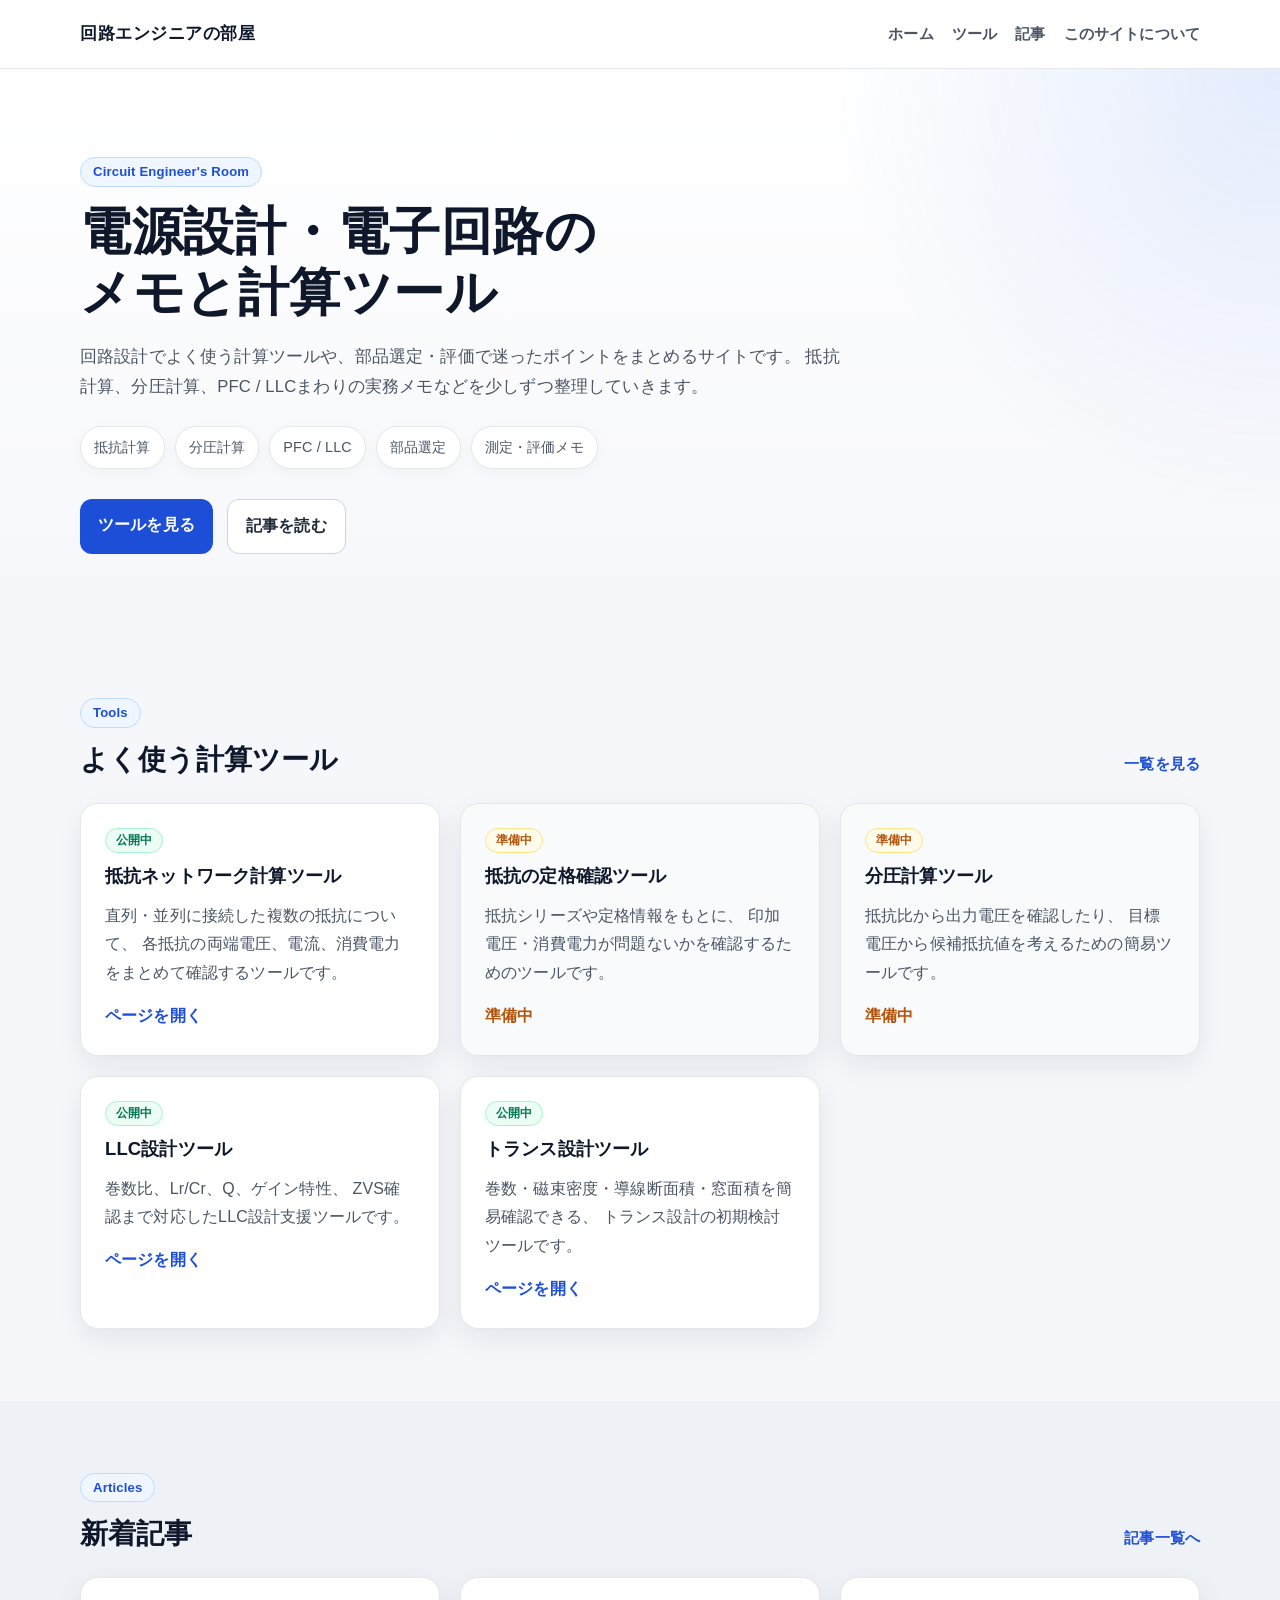
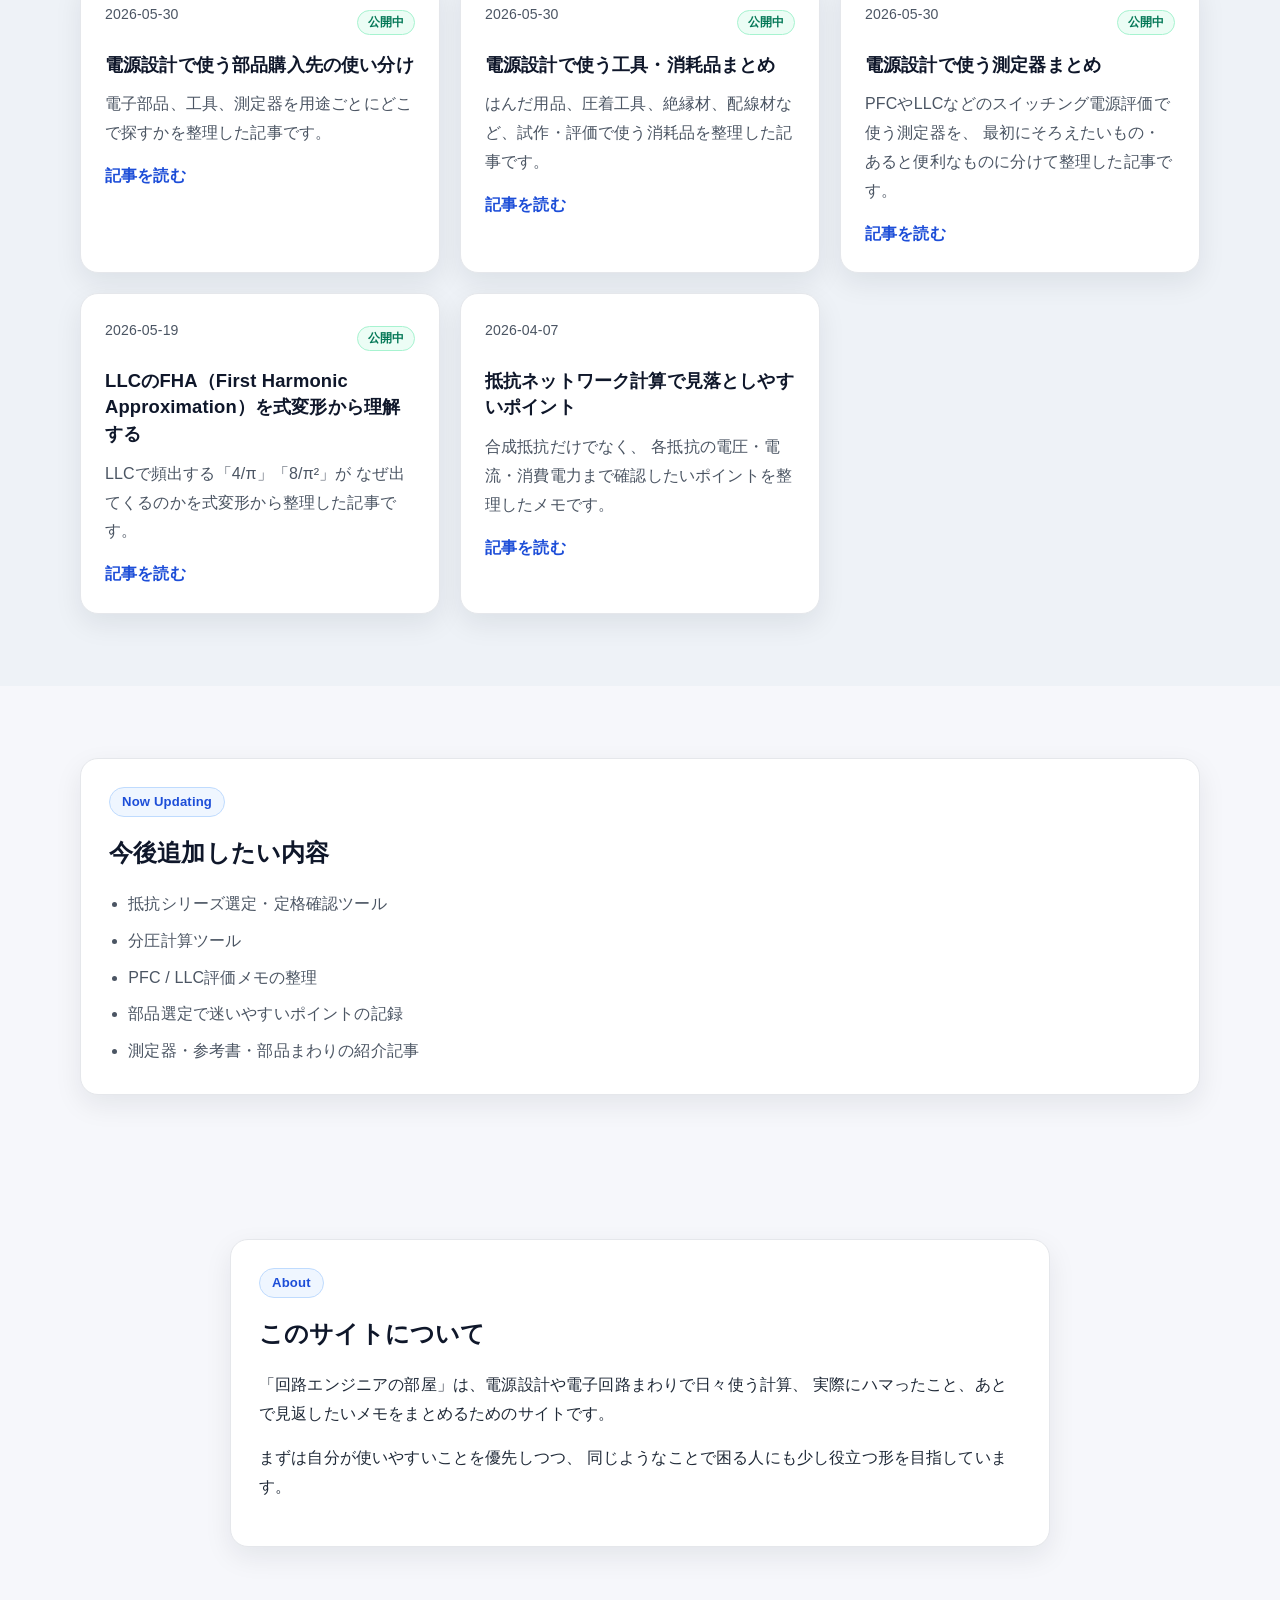
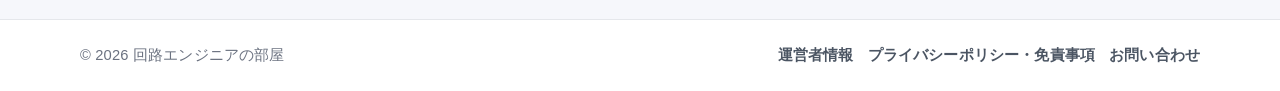
<file: index.html>
<!DOCTYPE html>
<html lang="ja">
<head>
  <meta charset="UTF-8">
  <meta name="viewport" content="width=device-width, initial-scale=1.0">
  <title>回路エンジニアの部屋</title>
  <meta name="description" content="電源設計・電子回路に役立つ計算ツールや実務メモをまとめる個人サイト。抵抗計算、分圧、部品選定、PFC・LLC評価メモなどを整理。">
  <link rel="stylesheet" href="./style.css">
</head>
<body>
  <header class="site-header" id="siteHeader">
    <div class="container header-inner">
      <a class="logo" href="./index.html">回路エンジニアの部屋</a>

      <nav class="nav" aria-label="グローバルナビゲーション">
        <a href="./index.html">ホーム</a>
        <a href="./tools.html">ツール</a>
        <a href="./articles.html">記事</a>
        <a href="#about">このサイトについて</a>
      </nav>
    </div>
  </header>

  <main>
    <section class="hero">
      <div class="container">
        <p class="hero-label">Circuit Engineer's Room</p>
        <h1>
          電源設計・電子回路の<br>
          メモと計算ツール
        </h1>
        <p class="hero-text">
          回路設計でよく使う計算ツールや、部品選定・評価で迷ったポイントをまとめるサイトです。
          抵抗計算、分圧計算、PFC / LLCまわりの実務メモなどを少しずつ整理していきます。
        </p>

        <div class="hero-tags" aria-label="サイト内容">
          <span>抵抗計算</span>
          <span>分圧計算</span>
          <span>PFC / LLC</span>
          <span>部品選定</span>
          <span>測定・評価メモ</span>
        </div>

        <div class="hero-buttons">
          <a class="button primary" href="./tools.html">ツールを見る</a>
          <a class="button secondary" href="./articles.html">記事を読む</a>
        </div>
      </div>
    </section>

    <section class="section">
      <div class="container">
        <div class="section-head">
          <div>
            <p class="section-kicker">Tools</p>
            <h2>よく使う計算ツール</h2>
          </div>
          <a class="text-link" href="./tools.html">一覧を見る</a>
        </div>

        <div class="card-grid">
          <article class="card">
            <div class="card-top">
              <span class="status-badge live">公開中</span>
            </div>
            <h3>抵抗ネットワーク計算ツール</h3>
            <p>
              直列・並列に接続した複数の抵抗について、
              各抵抗の両端電圧、電流、消費電力をまとめて確認するツールです。
            </p>
            <a class="card-link" href="./tool-resistor.html">ページを開く</a>
          </article>

          <article class="card is-coming">
            <div class="card-top">
              <span class="status-badge coming">準備中</span>
            </div>
            <h3>抵抗の定格確認ツール</h3>
            <p>
              抵抗シリーズや定格情報をもとに、
              印加電圧・消費電力が問題ないかを確認するためのツールです。
            </p>
            <a class="card-link is-disabled" href="./tools.html" data-coming-soon="true">準備中</a>
          </article>

          <article class="card is-coming">
            <div class="card-top">
              <span class="status-badge coming">準備中</span>
            </div>
            <h3>分圧計算ツール</h3>
            <p>
              抵抗比から出力電圧を確認したり、
              目標電圧から候補抵抗値を考えるための簡易ツールです。
            </p>
            <a class="card-link is-disabled" href="./tools.html" data-coming-soon="true">準備中</a>
          </article>
        
          <article class="card">
            <div class="card-top">
              <span class="status-badge live">公開中</span>
            </div>
            <h3>LLC設計ツール</h3>
            <p>
              巻数比、Lr/Cr、Q、ゲイン特性、
              ZVS確認まで対応したLLC設計支援ツールです。
            </p>
            <a class="card-link" href="./tool-llc.html">ページを開く</a>
          </article>



          <article class="card">
            <div class="card-top">
              <span class="status-badge live">公開中</span>
            </div>
            <h3>トランス設計ツール</h3>
            <p>
              巻数・磁束密度・導線断面積・窓面積を簡易確認できる、
              トランス設計の初期検討ツールです。
            </p>
            <a class="card-link" href="./tool-transformer.html">ページを開く</a>
          </article>
        </div>
      </div>
    </section>

    <section class="section alt">
      <div class="container">
        <div class="section-head">
          <div>
            <p class="section-kicker">Articles</p>
            <h2>新着記事</h2>
          </div>
          <a class="text-link" href="./articles.html">記事一覧へ</a>
        </div>

        <div class="card-grid">
          <article class="card">
            <div class="card-top">
              <p class="meta">2026-05-30</p>
              <span class="status-badge live">公開中</span>
            </div>
            <h3>電源設計で使う部品購入先の使い分け</h3>
            <p>
              電子部品、工具、測定器を用途ごとにどこで探すかを整理した記事です。
            </p>
            <a class="card-link" href="./article-006.html">記事を読む</a>
          </article>

          <article class="card">
            <div class="card-top">
              <p class="meta">2026-05-30</p>
              <span class="status-badge live">公開中</span>
            </div>
            <h3>電源設計で使う工具・消耗品まとめ</h3>
            <p>
              はんだ用品、圧着工具、絶縁材、配線材など、試作・評価で使う消耗品を整理した記事です。
            </p>
            <a class="card-link" href="./article-005.html">記事を読む</a>
          </article>

          <article class="card">
            <div class="card-top">
              <p class="meta">2026-05-30</p>
              <span class="status-badge live">公開中</span>
            </div>
            <h3>電源設計で使う測定器まとめ</h3>
            <p>
              PFCやLLCなどのスイッチング電源評価で使う測定器を、
              最初にそろえたいもの・あると便利なものに分けて整理した記事です。
            </p>
            <a class="card-link" href="./article-004.html">記事を読む</a>
          </article>


          <article class="card">
            <div class="card-top">
              <p class="meta">2026-05-19</p>
              <span class="status-badge live">公開中</span>
            </div>
            <h3>LLCのFHA（First Harmonic Approximation）を式変形から理解する</h3>
            <p>
              LLCで頻出する「4/π」「8/π²」が
              なぜ出てくるのかを式変形から整理した記事です。
            </p>
            <a class="card-link" href="./article-003.html">記事を読む</a>
          </article>

          <article class="card">
            <div class="card-top">
              <p class="meta">2026-04-07</p>
            </div>
            <h3>抵抗ネットワーク計算で見落としやすいポイント</h3>
            <p>
              合成抵抗だけでなく、
              各抵抗の電圧・電流・消費電力まで確認したいポイントを整理したメモです。
            </p>
            <a class="card-link" href="./article-002.html">記事を読む</a>
          </article>
        </div>
      </div>
    </section>

    <section class="section">
      <div class="container">
        <div class="update-panel">
          <div>
            <p class="section-kicker">Now Updating</p>
            <h2>今後追加したい内容</h2>
          </div>
          <ul class="update-list">
            <li>抵抗シリーズ選定・定格確認ツール</li>
            <li>分圧計算ツール</li>
            <li>PFC / LLC評価メモの整理</li>
            <li>部品選定で迷いやすいポイントの記録</li>
            <li>測定器・参考書・部品まわりの紹介記事</li>
          </ul>
        </div>
      </div>
    </section>

    <section class="section" id="about">
      <div class="container narrow">
        <div class="about-box">
          <p class="section-kicker">About</p>
          <h2>このサイトについて</h2>
          <p>
            「回路エンジニアの部屋」は、電源設計や電子回路まわりで日々使う計算、
            実際にハマったこと、あとで見返したいメモをまとめるためのサイトです。
          </p>
          <p>
            まずは自分が使いやすいことを優先しつつ、
            同じようなことで困る人にも少し役立つ形を目指しています。
          </p>
        </div>
      </div>
    </section>
  </main>

  <footer class="site-footer">
    <div class="container footer-inner">
      <p>© <span id="currentYear"></span> 回路エンジニアの部屋</p>
      <nav class="footer-nav" aria-label="フッターナビゲーション">
        <a href="./profile.html">運営者情報</a>
        <a href="./privacy.html">プライバシーポリシー・免責事項</a>
        <a href="./contact.html">お問い合わせ</a>
      </nav>
    </div>
  </footer>

  <script src="./script.js"></script>
</body>
</html>
</file>
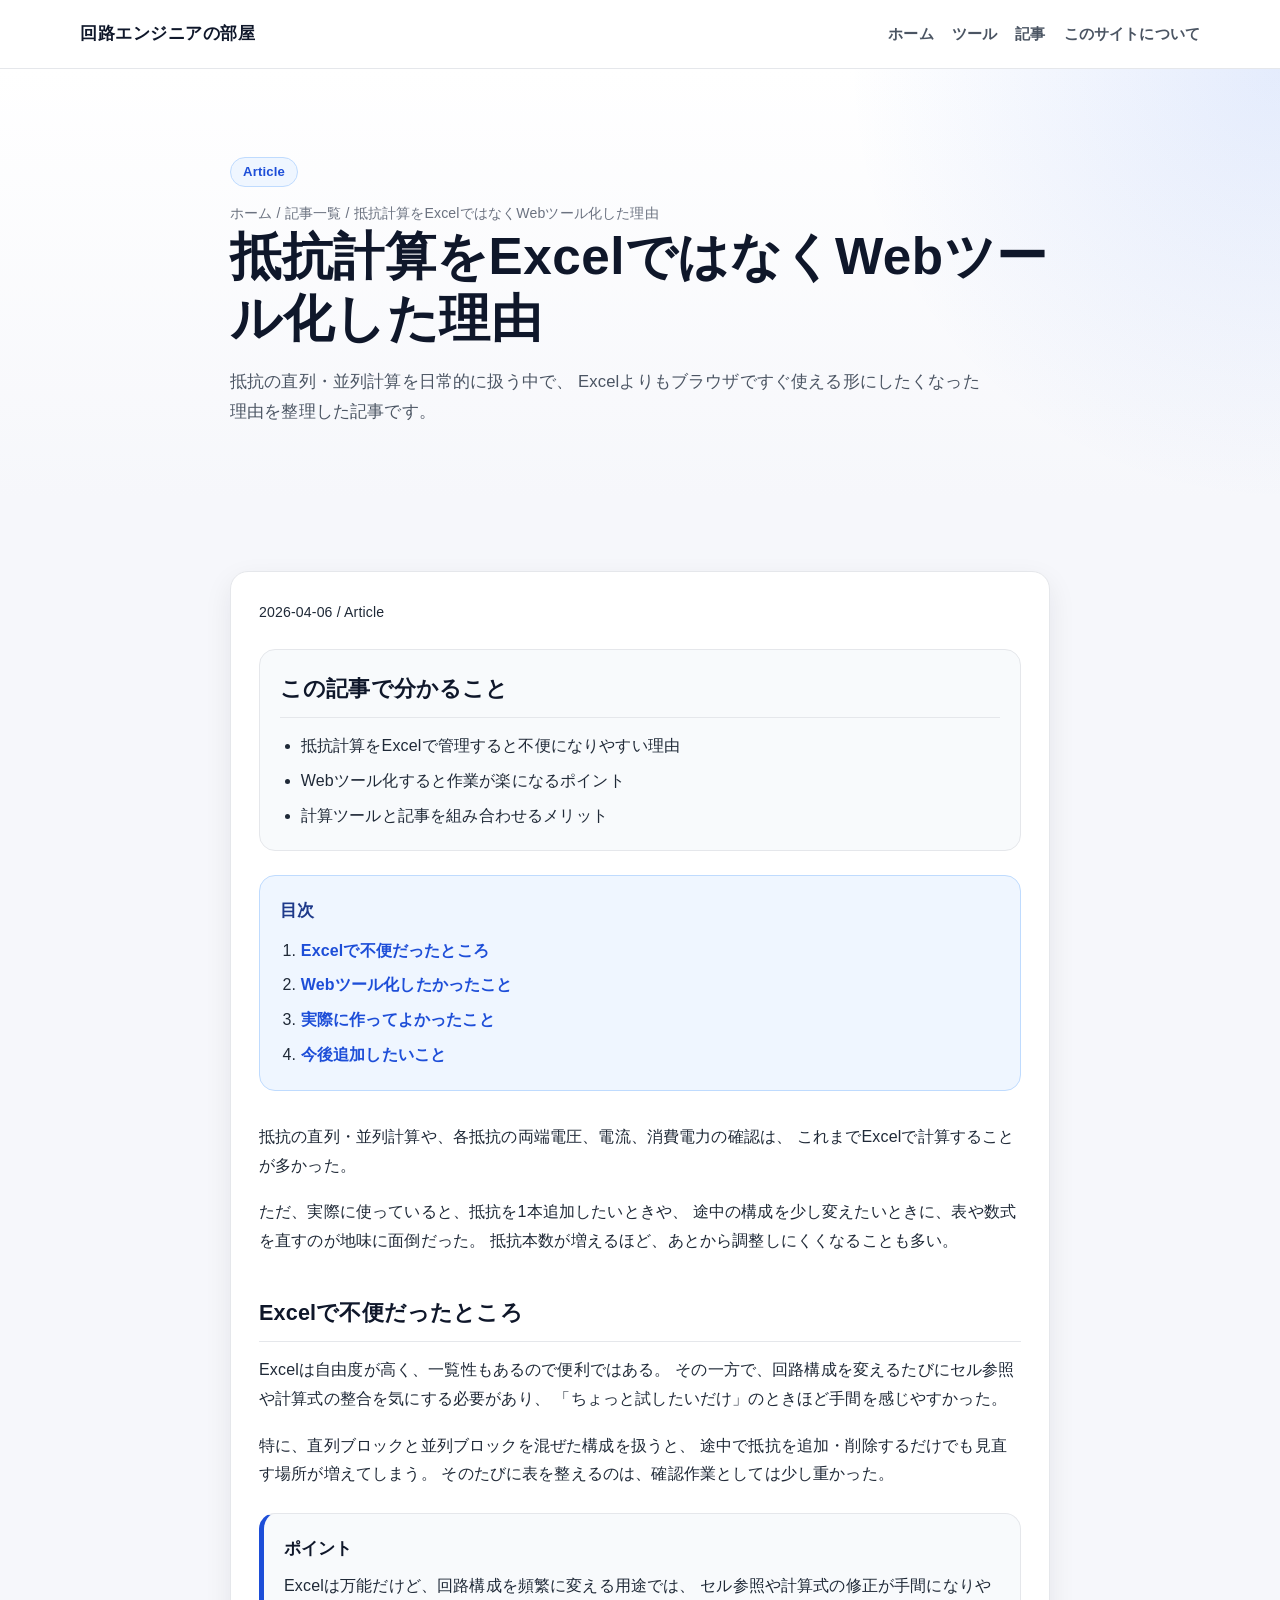
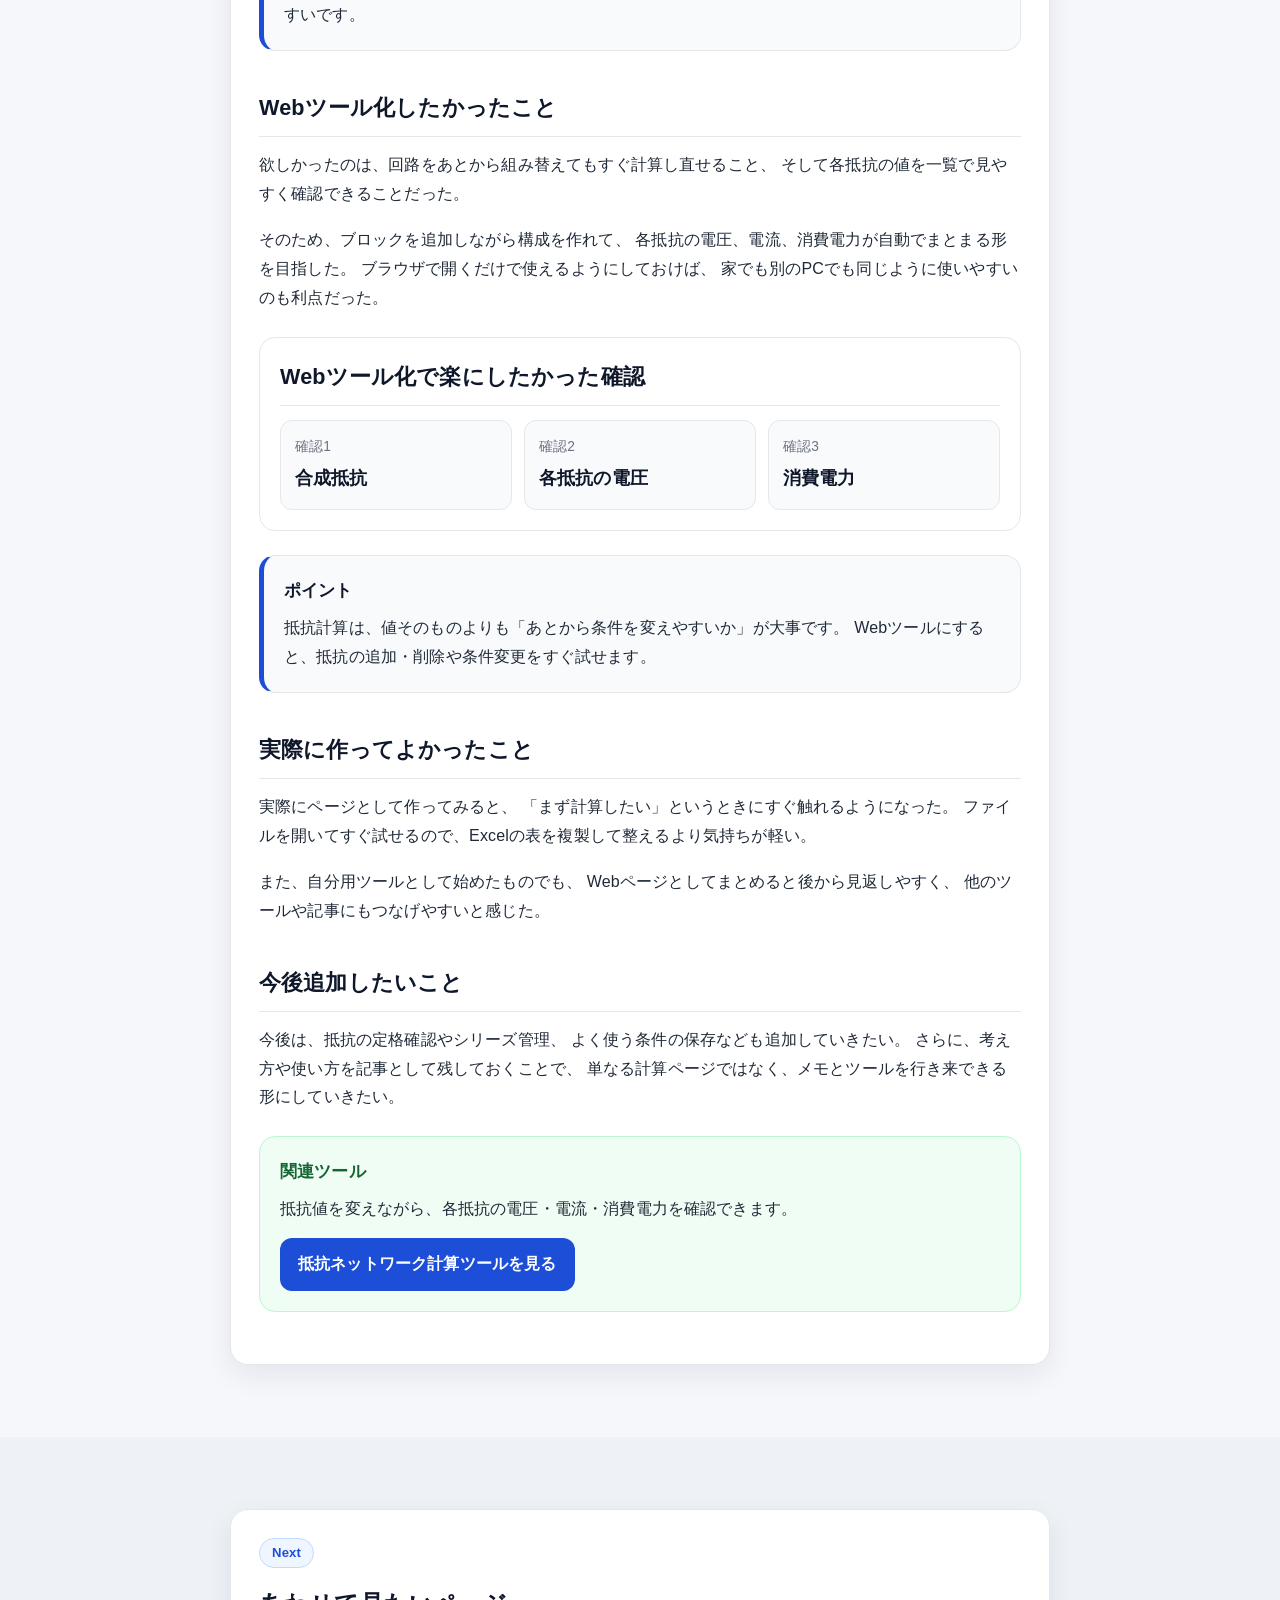
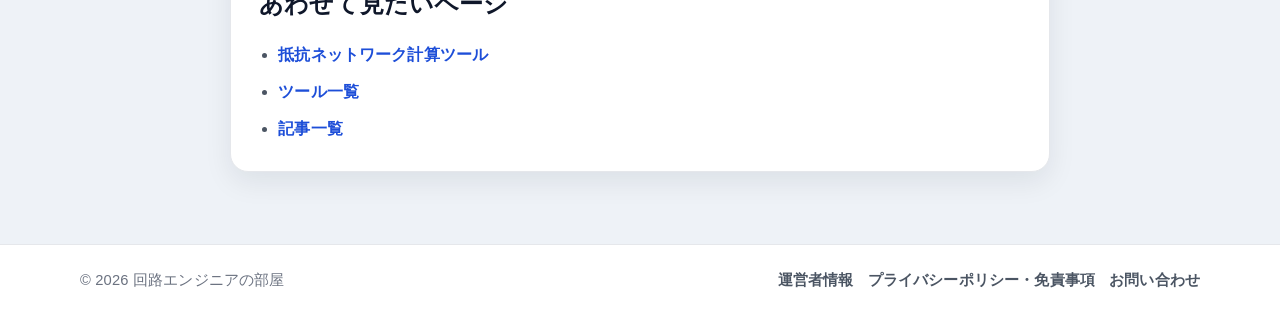
<file: article-001.html>
<!DOCTYPE html>
<html lang="ja">
<head>
  <meta charset="UTF-8">
  <meta name="viewport" content="width=device-width, initial-scale=1.0">
  <title>抵抗計算をExcelではなくWebツール化した理由 | 回路エンジニアの部屋</title>
  <meta name="description" content="抵抗の直列・並列計算をExcelではなくWebツール化した理由や、実際に感じた使いやすさをまとめた記事。">
  <link rel="stylesheet" href="./style.css">
</head>
<body>
  <header class="site-header" id="siteHeader">
    <div class="container header-inner">
      <a class="logo" href="./index.html">回路エンジニアの部屋</a>
      <nav class="nav" aria-label="グローバルナビゲーション">
        <a href="./index.html">ホーム</a>
        <a href="./tools.html">ツール</a>
        <a href="./articles.html">記事</a>
        <a href="./index.html#about">このサイトについて</a>
      </nav>
    </div>
  </header>

  <main>
    <section class="hero">
      <div class="container narrow">
        <p class="hero-label">Article</p>
        <nav class="meta" aria-label="パンくず">
          <a href="./index.html">ホーム</a>
          <span> / </span>
          <a href="./articles.html">記事一覧</a>
          <span> / </span>
          <span>抵抗計算をExcelではなくWebツール化した理由</span>
        </nav>
        <h1>抵抗計算をExcelではなくWebツール化した理由</h1>
        <p class="hero-text">
          抵抗の直列・並列計算を日常的に扱う中で、
          Excelよりもブラウザですぐ使える形にしたくなった理由を整理した記事です。
        </p>
      </div>
    </section>

    <section class="section">
      <div class="container narrow">
        <article class="about-box article-box">
          <p class="meta">2026-04-06 / Article</p>

          <div class="article-summary">
            <h2>この記事で分かること</h2>
            <ul>
              <li>抵抗計算をExcelで管理すると不便になりやすい理由</li>
              <li>Webツール化すると作業が楽になるポイント</li>
              <li>計算ツールと記事を組み合わせるメリット</li>
            </ul>
          </div>

          <div class="toc-box">
            <strong>目次</strong>
            <ol>
              <li><a href="#excel">Excelで不便だったところ</a></li>
              <li><a href="#webtool">Webツール化したかったこと</a></li>
              <li><a href="#good">実際に作ってよかったこと</a></li>
              <li><a href="#future">今後追加したいこと</a></li>
            </ol>
          </div>

          <p>
            抵抗の直列・並列計算や、各抵抗の両端電圧、電流、消費電力の確認は、
            これまでExcelで計算することが多かった。
          </p>

          <p>
            ただ、実際に使っていると、抵抗を1本追加したいときや、
            途中の構成を少し変えたいときに、表や数式を直すのが地味に面倒だった。
            抵抗本数が増えるほど、あとから調整しにくくなることも多い。
          </p>

          <h2 id="excel">Excelで不便だったところ</h2>
          <p>
            Excelは自由度が高く、一覧性もあるので便利ではある。
            その一方で、回路構成を変えるたびにセル参照や計算式の整合を気にする必要があり、
            「ちょっと試したいだけ」のときほど手間を感じやすかった。
          </p>

          <p>
            特に、直列ブロックと並列ブロックを混ぜた構成を扱うと、
            途中で抵抗を追加・削除するだけでも見直す場所が増えてしまう。
            そのたびに表を整えるのは、確認作業としては少し重かった。
          </p>

          <div class="point-box">
            <strong>ポイント</strong>
            <p>
              Excelは万能だけど、回路構成を頻繁に変える用途では、
              セル参照や計算式の修正が手間になりやすいです。
            </p>
          </div>

          <h2 id="webtool">Webツール化したかったこと</h2>
          <p>
            欲しかったのは、回路をあとから組み替えてもすぐ計算し直せること、
            そして各抵抗の値を一覧で見やすく確認できることだった。
          </p>

          <p>
            そのため、ブロックを追加しながら構成を作れて、
            各抵抗の電圧、電流、消費電力が自動でまとまる形を目指した。
            ブラウザで開くだけで使えるようにしておけば、
            家でも別のPCでも同じように使いやすいのも利点だった。
          </p>

          <div class="example-box">
            <h2>Webツール化で楽にしたかった確認</h2>
            <div class="example-grid">
              <div class="example-item">
                <span>確認1</span>
                <strong>合成抵抗</strong>
              </div>
              <div class="example-item">
                <span>確認2</span>
                <strong>各抵抗の電圧</strong>
              </div>
              <div class="example-item">
                <span>確認3</span>
                <strong>消費電力</strong>
              </div>
            </div>
          </div>

          <div class="point-box">
            <strong>ポイント</strong>
            <p>
              抵抗計算は、値そのものよりも「あとから条件を変えやすいか」が大事です。
              Webツールにすると、抵抗の追加・削除や条件変更をすぐ試せます。
            </p>
          </div>

          <h2 id="good">実際に作ってよかったこと</h2>
          <p>
            実際にページとして作ってみると、
            「まず計算したい」というときにすぐ触れるようになった。
            ファイルを開いてすぐ試せるので、Excelの表を複製して整えるより気持ちが軽い。
          </p>

          <p>
            また、自分用ツールとして始めたものでも、
            Webページとしてまとめると後から見返しやすく、
            他のツールや記事にもつなげやすいと感じた。
          </p>

          <h2 id="future">今後追加したいこと</h2>
          <p>
            今後は、抵抗の定格確認やシリーズ管理、
            よく使う条件の保存なども追加していきたい。
            さらに、考え方や使い方を記事として残しておくことで、
            単なる計算ページではなく、メモとツールを行き来できる形にしていきたい。
          </p>

          <div class="related-box">
            <strong>関連ツール</strong>
            <p>
              抵抗値を変えながら、各抵抗の電圧・電流・消費電力を確認できます。
            </p>
            <a class="button primary" href="./tool-resistor.html">抵抗ネットワーク計算ツールを見る</a>
          </div>
        </article>
      </div>
    </section>

    <section class="section alt">
      <div class="container narrow">
        <div class="update-panel">
          <p class="section-kicker">Next</p>
          <h2>あわせて見たいページ</h2>
          <ul class="update-list">
            <li><a class="card-link" href="./tool-resistor.html">抵抗ネットワーク計算ツール</a></li>
            <li><a class="card-link" href="./tools.html">ツール一覧</a></li>
            <li><a class="card-link" href="./articles.html">記事一覧</a></li>
          </ul>
        </div>
      </div>
    </section>
  </main>

  <footer class="site-footer">
    <div class="container footer-inner">
      <p>© <span id="currentYear"></span> 回路エンジニアの部屋</p>
      <nav class="footer-nav" aria-label="フッターナビゲーション">
        <a href="./profile.html">運営者情報</a>
        <a href="./privacy.html">プライバシーポリシー・免責事項</a>
        <a href="./contact.html">お問い合わせ</a>
      </nav>
    </div>
  </footer>

  <script src="./script.js"></script>
</body>
</html>
</file>
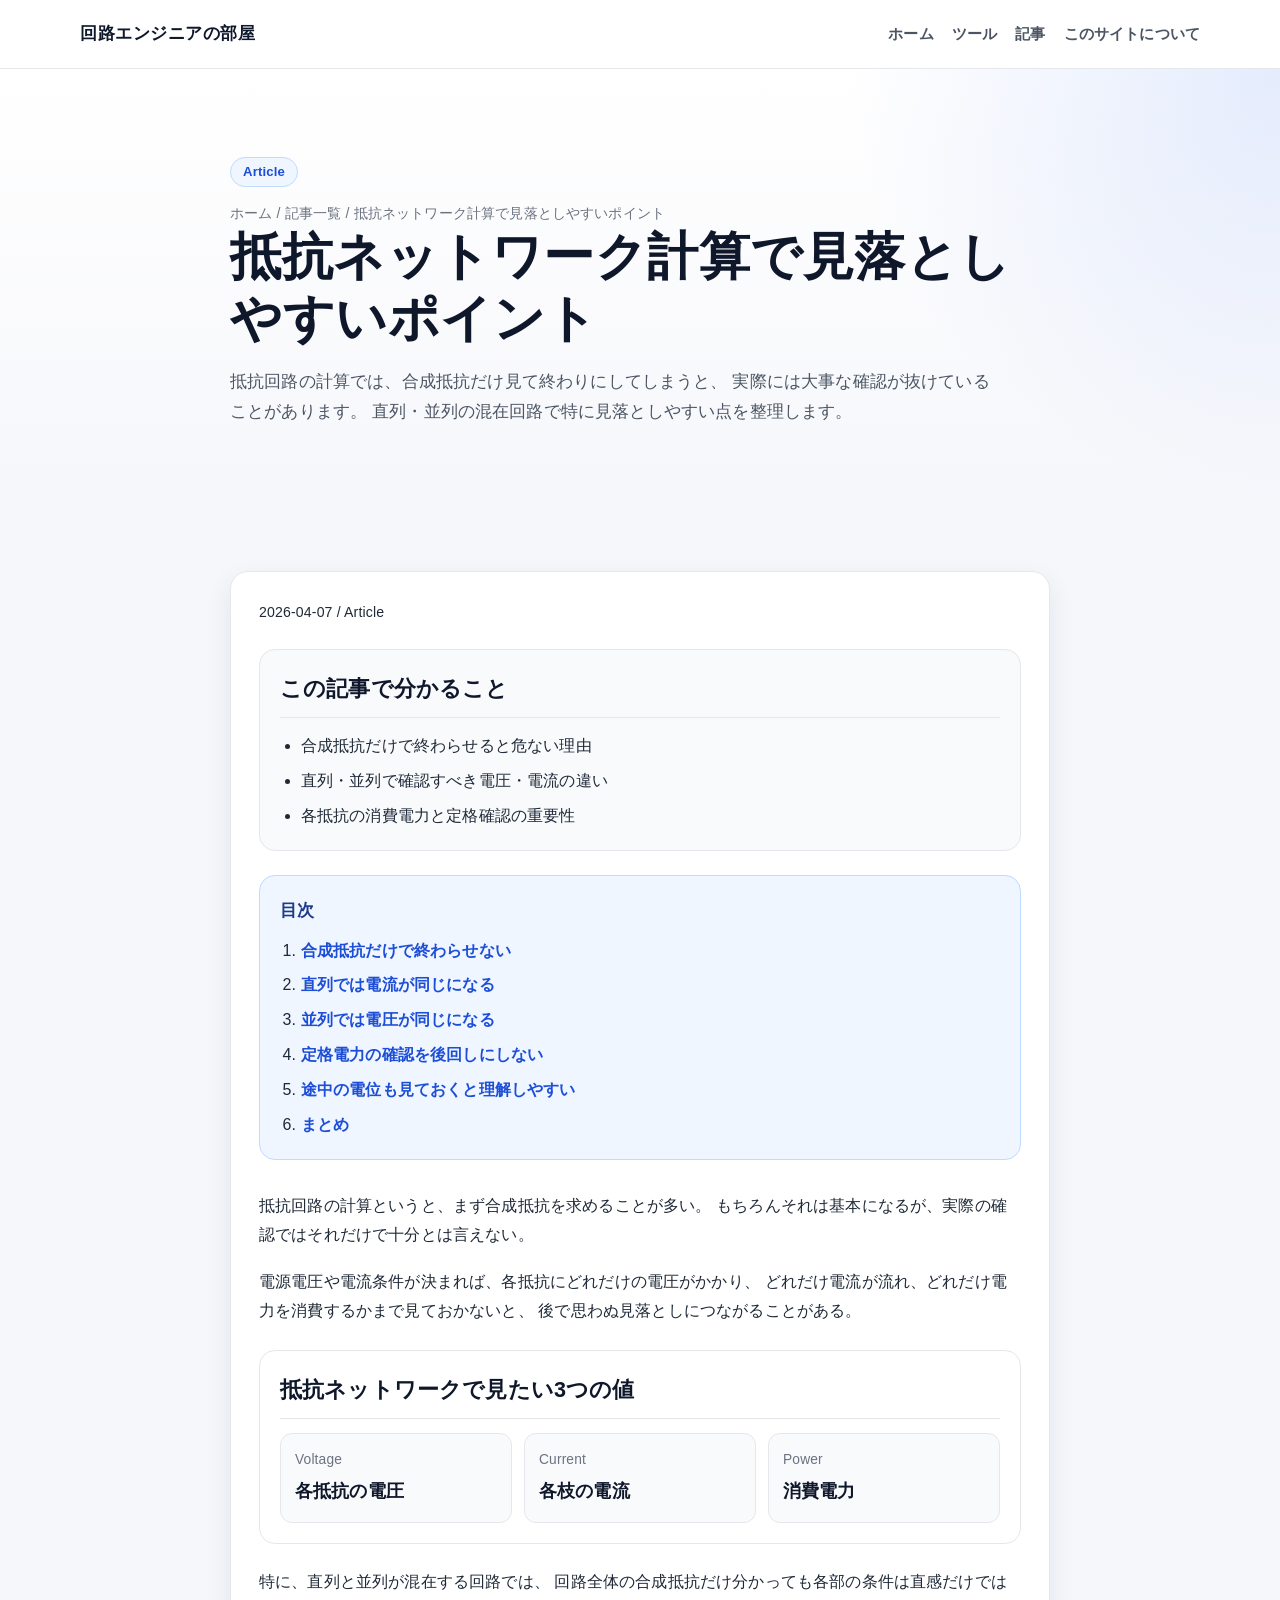
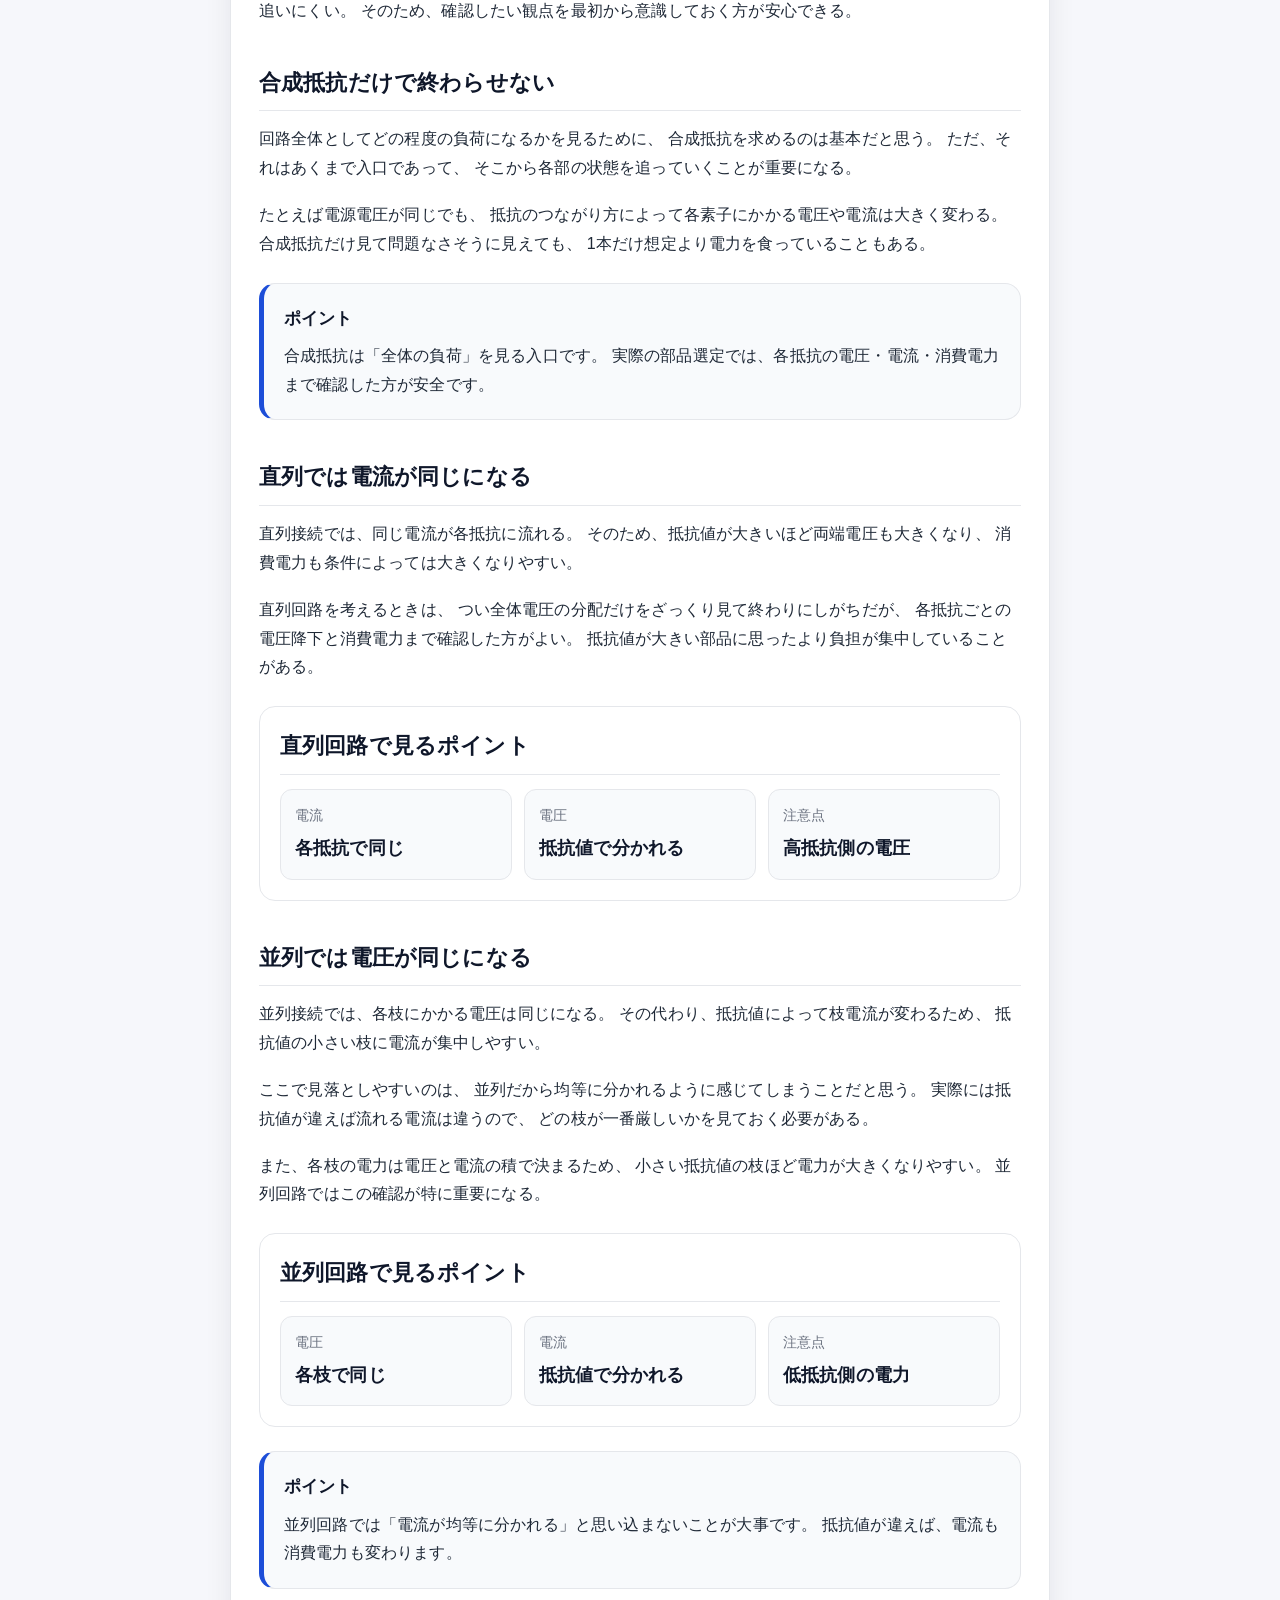
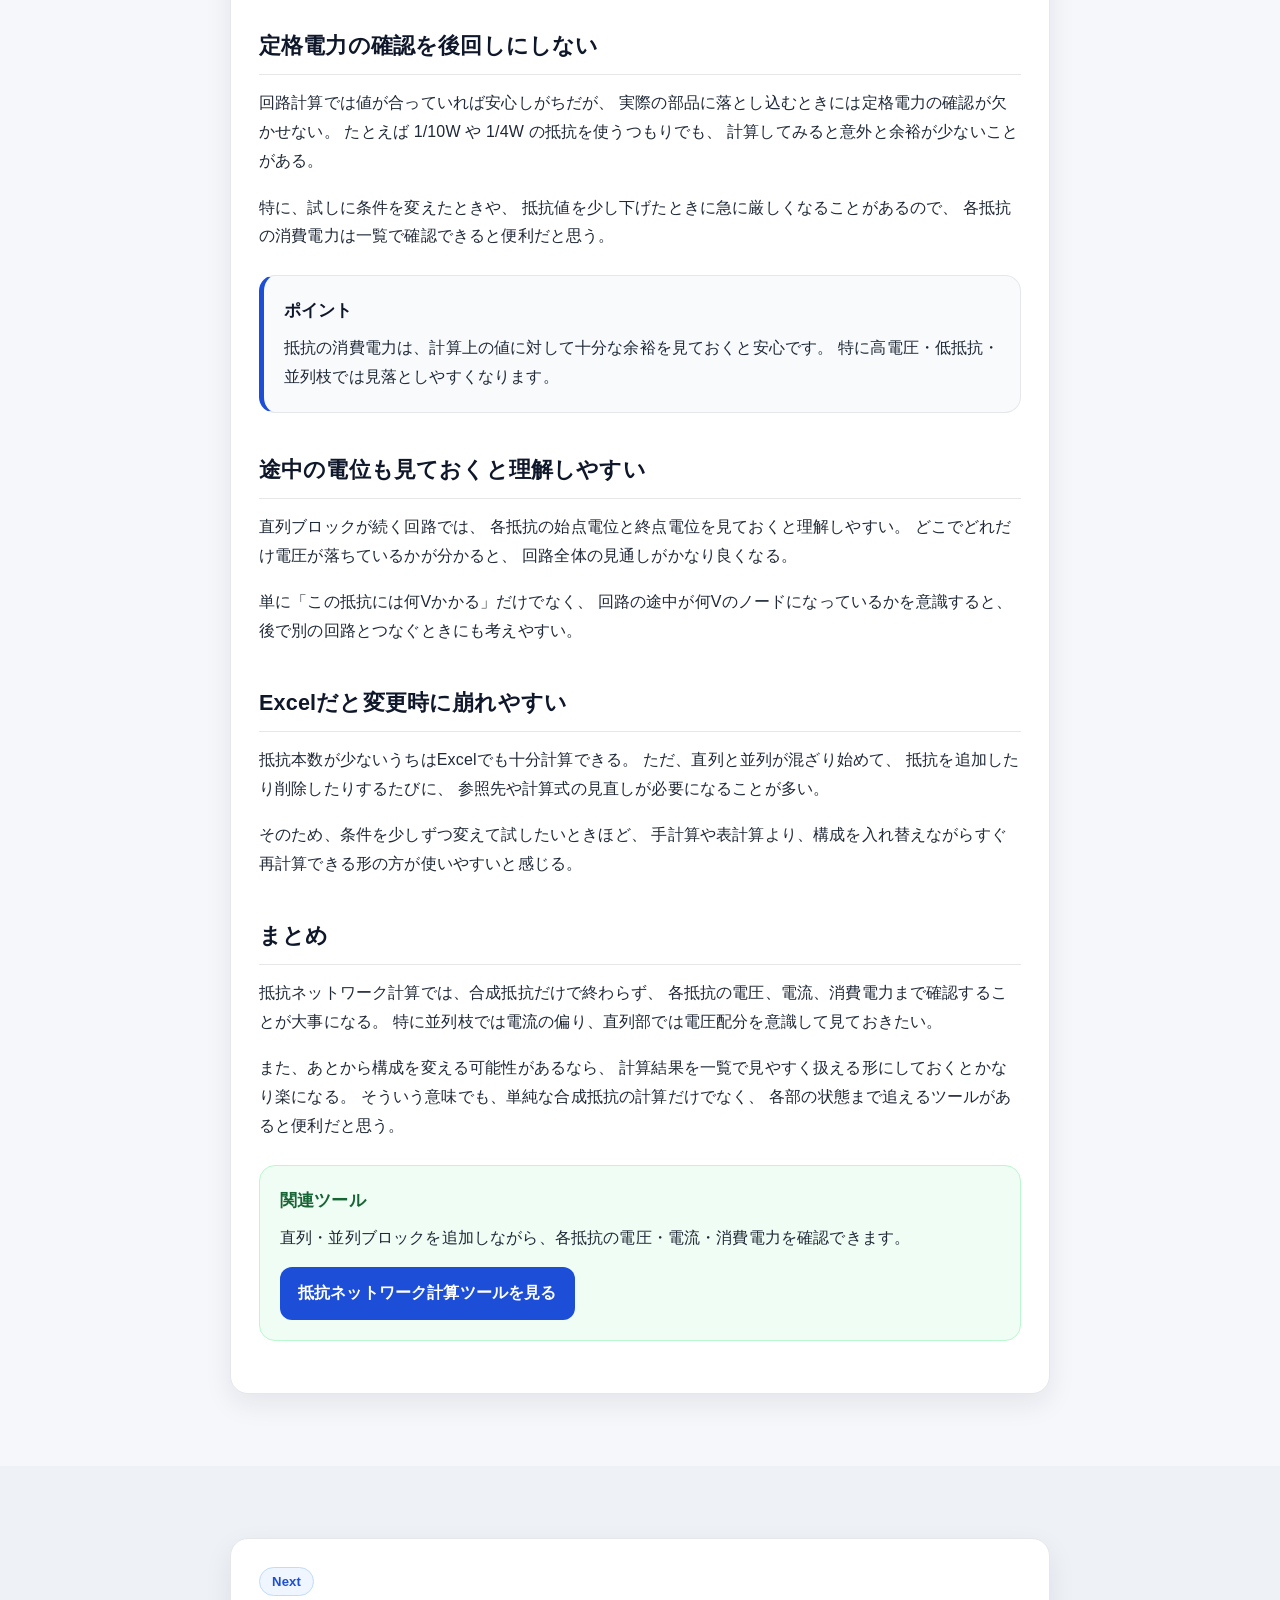
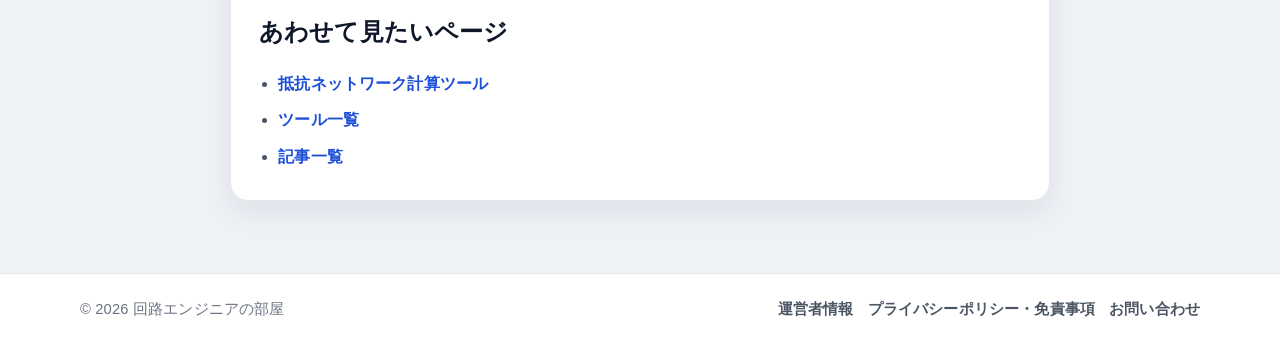
<file: article-002.html>
<!DOCTYPE html>
<html lang="ja">
<head>
  <meta charset="UTF-8">
  <meta name="viewport" content="width=device-width, initial-scale=1.0">
  <title>抵抗ネットワーク計算で見落としやすいポイント | 回路エンジニアの部屋</title>
  <meta name="description" content="抵抗ネットワーク計算で見落としやすいポイントを、合成抵抗、各抵抗の電圧・電流・電力確認の観点から整理した記事。">
  <link rel="stylesheet" href="./style.css">
</head>
<body>
  <header class="site-header" id="siteHeader">
    <div class="container header-inner">
      <a class="logo" href="./index.html">回路エンジニアの部屋</a>
      <nav class="nav" aria-label="グローバルナビゲーション">
        <a href="./index.html">ホーム</a>
        <a href="./tools.html">ツール</a>
        <a href="./articles.html">記事</a>
        <a href="./index.html#about">このサイトについて</a>
      </nav>
    </div>
  </header>

  <main>
    <section class="hero">
      <div class="container narrow">
        <p class="hero-label">Article</p>
        <nav class="meta" aria-label="パンくず">
          <a href="./index.html">ホーム</a>
          <span> / </span>
          <a href="./articles.html">記事一覧</a>
          <span> / </span>
          <span>抵抗ネットワーク計算で見落としやすいポイント</span>
        </nav>
        <h1>抵抗ネットワーク計算で見落としやすいポイント</h1>
        <p class="hero-text">
          抵抗回路の計算では、合成抵抗だけ見て終わりにしてしまうと、
          実際には大事な確認が抜けていることがあります。
          直列・並列の混在回路で特に見落としやすい点を整理します。
        </p>
      </div>
    </section>

    <section class="section">
      <div class="container narrow">
        <article class="about-box article-box">
          <p class="meta">2026-04-07 / Article</p>

          <div class="article-summary">
            <h2>この記事で分かること</h2>
            <ul>
              <li>合成抵抗だけで終わらせると危ない理由</li>
              <li>直列・並列で確認すべき電圧・電流の違い</li>
              <li>各抵抗の消費電力と定格確認の重要性</li>
            </ul>
          </div>

          <div class="toc-box">
            <strong>目次</strong>
            <ol>
              <li><a href="#total-resistance">合成抵抗だけで終わらせない</a></li>
              <li><a href="#series">直列では電流が同じになる</a></li>
              <li><a href="#parallel">並列では電圧が同じになる</a></li>
              <li><a href="#rating">定格電力の確認を後回しにしない</a></li>
              <li><a href="#node-voltage">途中の電位も見ておくと理解しやすい</a></li>
              <li><a href="#summary">まとめ</a></li>
            </ol>
          </div>

          <p>
            抵抗回路の計算というと、まず合成抵抗を求めることが多い。
            もちろんそれは基本になるが、実際の確認ではそれだけで十分とは言えない。
          </p>

          <p>
            電源電圧や電流条件が決まれば、各抵抗にどれだけの電圧がかかり、
            どれだけ電流が流れ、どれだけ電力を消費するかまで見ておかないと、
            後で思わぬ見落としにつながることがある。
          </p>

          <div class="example-box">
            <h2>抵抗ネットワークで見たい3つの値</h2>
            <div class="example-grid">
              <div class="example-item">
                <span>Voltage</span>
                <strong>各抵抗の電圧</strong>
              </div>
              <div class="example-item">
                <span>Current</span>
                <strong>各枝の電流</strong>
              </div>
              <div class="example-item">
                <span>Power</span>
                <strong>消費電力</strong>
              </div>
            </div>
          </div>

          <p>
            特に、直列と並列が混在する回路では、
            回路全体の合成抵抗だけ分かっても各部の条件は直感だけでは追いにくい。
            そのため、確認したい観点を最初から意識しておく方が安心できる。
          </p>

          <h2 id="total-resistance">合成抵抗だけで終わらせない</h2>
          <p>
            回路全体としてどの程度の負荷になるかを見るために、
            合成抵抗を求めるのは基本だと思う。
            ただ、それはあくまで入口であって、
            そこから各部の状態を追っていくことが重要になる。
          </p>

          <p>
            たとえば電源電圧が同じでも、
            抵抗のつながり方によって各素子にかかる電圧や電流は大きく変わる。
            合成抵抗だけ見て問題なさそうに見えても、
            1本だけ想定より電力を食っていることもある。
          </p>

          <div class="point-box">
            <strong>ポイント</strong>
            <p>
              合成抵抗は「全体の負荷」を見る入口です。
              実際の部品選定では、各抵抗の電圧・電流・消費電力まで確認した方が安全です。
            </p>
          </div>

          <h2 id="series">直列では電流が同じになる</h2>
          <p>
            直列接続では、同じ電流が各抵抗に流れる。
            そのため、抵抗値が大きいほど両端電圧も大きくなり、
            消費電力も条件によっては大きくなりやすい。
          </p>

          <p>
            直列回路を考えるときは、
            つい全体電圧の分配だけをざっくり見て終わりにしがちだが、
            各抵抗ごとの電圧降下と消費電力まで確認した方がよい。
            抵抗値が大きい部品に思ったより負担が集中していることがある。
          </p>

          <div class="example-box">
            <h2>直列回路で見るポイント</h2>
            <div class="example-grid">
              <div class="example-item">
                <span>電流</span>
                <strong>各抵抗で同じ</strong>
              </div>
              <div class="example-item">
                <span>電圧</span>
                <strong>抵抗値で分かれる</strong>
              </div>
              <div class="example-item">
                <span>注意点</span>
                <strong>高抵抗側の電圧</strong>
              </div>
            </div>
          </div>

          <h2 id="parallel">並列では電圧が同じになる</h2>
          <p>
            並列接続では、各枝にかかる電圧は同じになる。
            その代わり、抵抗値によって枝電流が変わるため、
            抵抗値の小さい枝に電流が集中しやすい。
          </p>

          <p>
            ここで見落としやすいのは、
            並列だから均等に分かれるように感じてしまうことだと思う。
            実際には抵抗値が違えば流れる電流は違うので、
            どの枝が一番厳しいかを見ておく必要がある。
          </p>

          <p>
            また、各枝の電力は電圧と電流の積で決まるため、
            小さい抵抗値の枝ほど電力が大きくなりやすい。
            並列回路ではこの確認が特に重要になる。
          </p>

          <div class="example-box">
            <h2>並列回路で見るポイント</h2>
            <div class="example-grid">
              <div class="example-item">
                <span>電圧</span>
                <strong>各枝で同じ</strong>
              </div>
              <div class="example-item">
                <span>電流</span>
                <strong>抵抗値で分かれる</strong>
              </div>
              <div class="example-item">
                <span>注意点</span>
                <strong>低抵抗側の電力</strong>
              </div>
            </div>
          </div>

          <div class="point-box">
            <strong>ポイント</strong>
            <p>
              並列回路では「電流が均等に分かれる」と思い込まないことが大事です。
              抵抗値が違えば、電流も消費電力も変わります。
            </p>
          </div>

          <h2 id="rating">定格電力の確認を後回しにしない</h2>
          <p>
            回路計算では値が合っていれば安心しがちだが、
            実際の部品に落とし込むときには定格電力の確認が欠かせない。
            たとえば 1/10W や 1/4W の抵抗を使うつもりでも、
            計算してみると意外と余裕が少ないことがある。
          </p>

          <p>
            特に、試しに条件を変えたときや、
            抵抗値を少し下げたときに急に厳しくなることがあるので、
            各抵抗の消費電力は一覧で確認できると便利だと思う。
          </p>

          <div class="point-box">
            <strong>ポイント</strong>
            <p>
              抵抗の消費電力は、計算上の値に対して十分な余裕を見ておくと安心です。
              特に高電圧・低抵抗・並列枝では見落としやすくなります。
            </p>
          </div>

          <h2 id="node-voltage">途中の電位も見ておくと理解しやすい</h2>
          <p>
            直列ブロックが続く回路では、
            各抵抗の始点電位と終点電位を見ておくと理解しやすい。
            どこでどれだけ電圧が落ちているかが分かると、
            回路全体の見通しがかなり良くなる。
          </p>

          <p>
            単に「この抵抗には何Vかかる」だけでなく、
            回路の途中が何Vのノードになっているかを意識すると、
            後で別の回路とつなぐときにも考えやすい。
          </p>

          <h2>Excelだと変更時に崩れやすい</h2>
          <p>
            抵抗本数が少ないうちはExcelでも十分計算できる。
            ただ、直列と並列が混ざり始めて、
            抵抗を追加したり削除したりするたびに、
            参照先や計算式の見直しが必要になることが多い。
          </p>

          <p>
            そのため、条件を少しずつ変えて試したいときほど、
            手計算や表計算より、構成を入れ替えながらすぐ再計算できる形の方が使いやすいと感じる。
          </p>

          <h2 id="summary">まとめ</h2>
          <p>
            抵抗ネットワーク計算では、合成抵抗だけで終わらず、
            各抵抗の電圧、電流、消費電力まで確認することが大事になる。
            特に並列枝では電流の偏り、直列部では電圧配分を意識して見ておきたい。
          </p>

          <p>
            また、あとから構成を変える可能性があるなら、
            計算結果を一覧で見やすく扱える形にしておくとかなり楽になる。
            そういう意味でも、単純な合成抵抗の計算だけでなく、
            各部の状態まで追えるツールがあると便利だと思う。
          </p>

          <div class="related-box">
            <strong>関連ツール</strong>
            <p>
              直列・並列ブロックを追加しながら、各抵抗の電圧・電流・消費電力を確認できます。
            </p>
            <a class="button primary" href="./tool-resistor.html">抵抗ネットワーク計算ツールを見る</a>
          </div>
        </article>
      </div>
    </section>

    <section class="section alt">
      <div class="container narrow">
        <div class="update-panel">
          <p class="section-kicker">Next</p>
          <h2>あわせて見たいページ</h2>
          <ul class="update-list">
            <li><a class="card-link" href="./tool-resistor.html">抵抗ネットワーク計算ツール</a></li>
            <li><a class="card-link" href="./tools.html">ツール一覧</a></li>
            <li><a class="card-link" href="./articles.html">記事一覧</a></li>
          </ul>
        </div>
      </div>
    </section>
  </main>

  <footer class="site-footer">
    <div class="container footer-inner">
      <p>© <span id="currentYear"></span> 回路エンジニアの部屋</p>
      <nav class="footer-nav" aria-label="フッターナビゲーション">
        <a href="./profile.html">運営者情報</a>
        <a href="./privacy.html">プライバシーポリシー・免責事項</a>
        <a href="./contact.html">お問い合わせ</a>
      </nav>
    </div>
  </footer>

  <script src="./script.js"></script>
</body>
</html>
</file>
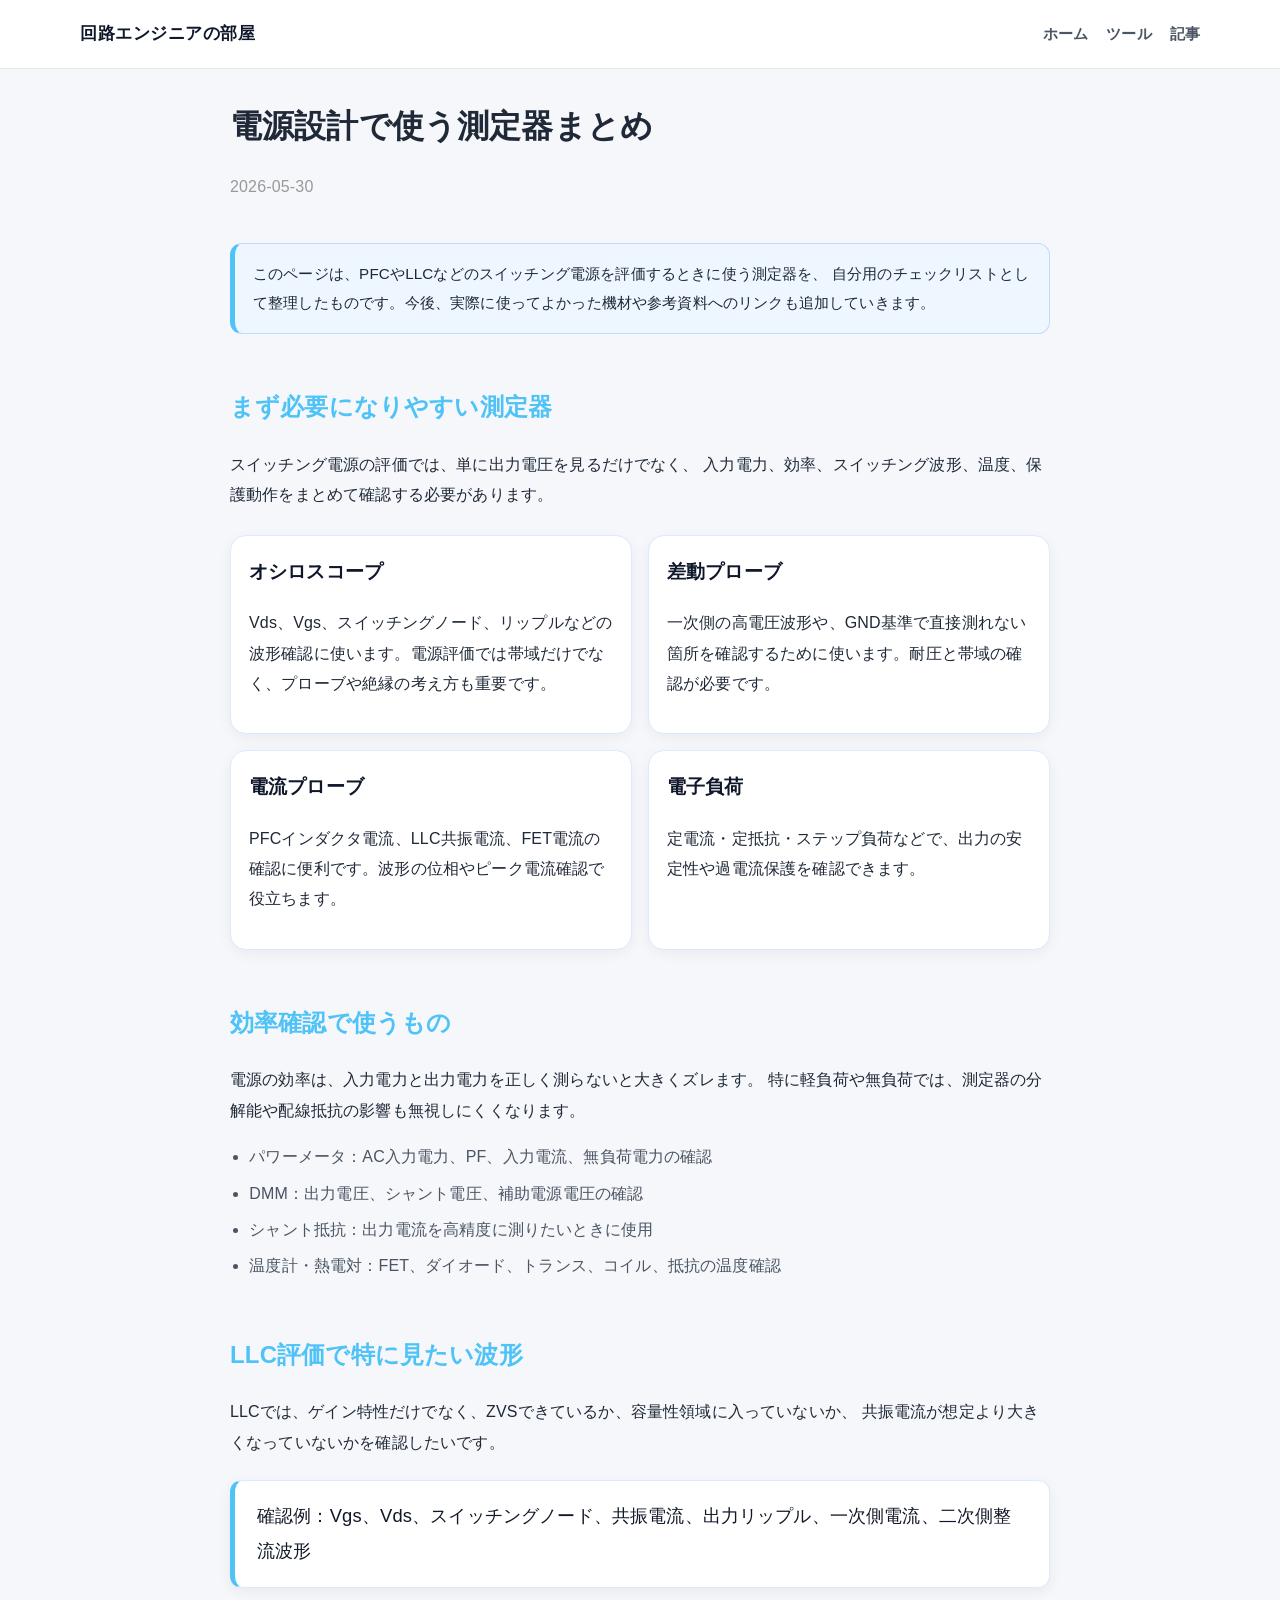
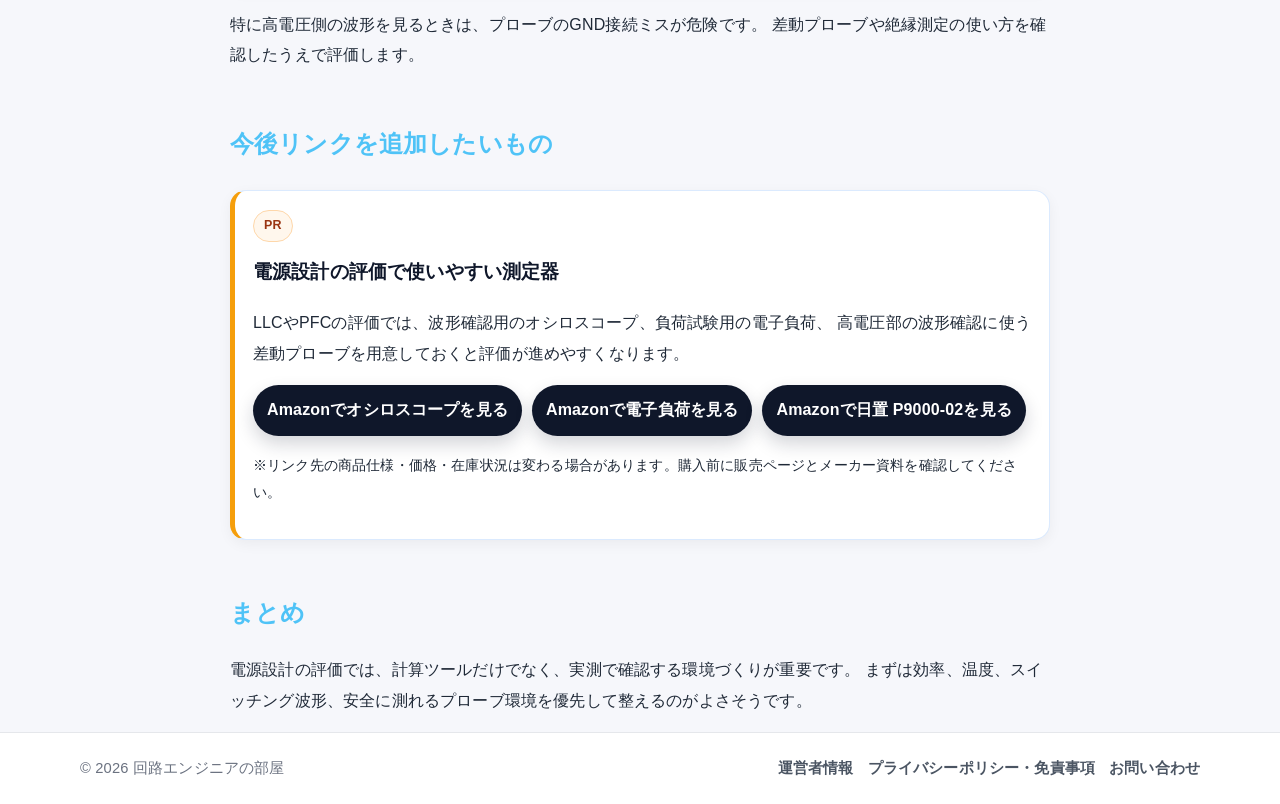
<file: article-004.html>
<!DOCTYPE html>
<html lang="ja">
<head>
  <meta charset="UTF-8">
  <meta name="viewport" content="width=device-width, initial-scale=1.0">
  <title>電源設計で使う測定器まとめ | 回路エンジニアの部屋</title>
  <meta name="description" content="PFCやLLCなどのスイッチング電源評価で使う測定器を、最初にそろえたいもの・あると便利なものに分けて整理した記事です。">
  <link rel="stylesheet" href="./style.css">
</head>
<body>
  <header class="site-header">
    <div class="container header-inner">
      <a class="logo" href="./index.html">回路エンジニアの部屋</a>
      <nav class="nav" aria-label="グローバルナビゲーション">
        <a href="./index.html">ホーム</a>
        <a href="./tools.html">ツール</a>
        <a href="./articles.html">記事</a>
      </nav>
    </div>
  </header>

  <main class="container narrow">
    <article class="article">
      <h1 class="article-title">電源設計で使う測定器まとめ</h1>
      <p class="article-date">2026-05-30</p>

      <div class="note">
        このページは、PFCやLLCなどのスイッチング電源を評価するときに使う測定器を、
        自分用のチェックリストとして整理したものです。今後、実際に使ってよかった機材や参考資料へのリンクも追加していきます。
      </div>

      <section>
        <h2>まず必要になりやすい測定器</h2>
        <p>
          スイッチング電源の評価では、単に出力電圧を見るだけでなく、
          入力電力、効率、スイッチング波形、温度、保護動作をまとめて確認する必要があります。
        </p>

        <div class="tool-checklist">
          <div>
            <h3>オシロスコープ</h3>
            <p>Vds、Vgs、スイッチングノード、リップルなどの波形確認に使います。電源評価では帯域だけでなく、プローブや絶縁の考え方も重要です。</p>
          </div>
          <div>
            <h3>差動プローブ</h3>
            <p>一次側の高電圧波形や、GND基準で直接測れない箇所を確認するために使います。耐圧と帯域の確認が必要です。</p>
          </div>
          <div>
            <h3>電流プローブ</h3>
            <p>PFCインダクタ電流、LLC共振電流、FET電流の確認に便利です。波形の位相やピーク電流確認で役立ちます。</p>
          </div>
          <div>
            <h3>電子負荷</h3>
            <p>定電流・定抵抗・ステップ負荷などで、出力の安定性や過電流保護を確認できます。</p>
          </div>
        </div>
      </section>

      <section>
        <h2>効率確認で使うもの</h2>
        <p>
          電源の効率は、入力電力と出力電力を正しく測らないと大きくズレます。
          特に軽負荷や無負荷では、測定器の分解能や配線抵抗の影響も無視しにくくなります。
        </p>

        <ul class="compact-list">
          <li>パワーメータ：AC入力電力、PF、入力電流、無負荷電力の確認</li>
          <li>DMM：出力電圧、シャント電圧、補助電源電圧の確認</li>
          <li>シャント抵抗：出力電流を高精度に測りたいときに使用</li>
          <li>温度計・熱電対：FET、ダイオード、トランス、コイル、抵抗の温度確認</li>
        </ul>
      </section>

      <section>
        <h2>LLC評価で特に見たい波形</h2>
        <p>
          LLCでは、ゲイン特性だけでなく、ZVSできているか、容量性領域に入っていないか、
          共振電流が想定より大きくなっていないかを確認したいです。
        </p>

        <div class="equation">
          確認例：Vgs、Vds、スイッチングノード、共振電流、出力リップル、一次側電流、二次側整流波形
        </div>

        <p>
          特に高電圧側の波形を見るときは、プローブのGND接続ミスが危険です。
          差動プローブや絶縁測定の使い方を確認したうえで評価します。
        </p>
      </section>

      <section>
        <h2>今後リンクを追加したいもの</h2>
        

        <div class="product-box">
          <p class="ad-label">PR</p>
          <h3>電源設計の評価で使いやすい測定器</h3>
          <p>
            LLCやPFCの評価では、波形確認用のオシロスコープ、負荷試験用の電子負荷、
            高電圧部の波形確認に使う差動プローブを用意しておくと評価が進めやすくなります。
          </p>
          <div class="product-links">
            <a href="https://amzn.to/4wXZTZn" class="product-link" target="_blank" rel="nofollow sponsored noopener">
              Amazonでオシロスコープを見る
            </a>
            <a href="https://amzn.to/4uYyWnj" class="product-link" target="_blank" rel="nofollow sponsored noopener">
              Amazonで電子負荷を見る
            </a>
            <a href="https://amzn.to/433F6WM" class="product-link" target="_blank" rel="nofollow sponsored noopener">
              Amazonで日置 P9000-02を見る
            </a>
          </div>
          <p class="affiliate-note">
            ※リンク先の商品仕様・価格・在庫状況は変わる場合があります。購入前に販売ページとメーカー資料を確認してください。
          </p>
        </div>
      </section>

      <section>
        <h2>まとめ</h2>
        <p>
          電源設計の評価では、計算ツールだけでなく、実測で確認する環境づくりが重要です。
          まずは効率、温度、スイッチング波形、安全に測れるプローブ環境を優先して整えるのがよさそうです。
        </p>
      </section>
    </article>
  </main>

  <footer class="site-footer">
    <div class="container footer-inner">
      <p>© <span id="currentYear"></span> 回路エンジニアの部屋</p>
      <nav class="footer-nav" aria-label="フッターナビゲーション">
        <a href="./profile.html">運営者情報</a>
        <a href="./privacy.html">プライバシーポリシー・免責事項</a>
        <a href="./contact.html">お問い合わせ</a>
      </nav>
    </div>
  </footer>

  <script src="./script.js"></script>
</body>
</html>
</file>
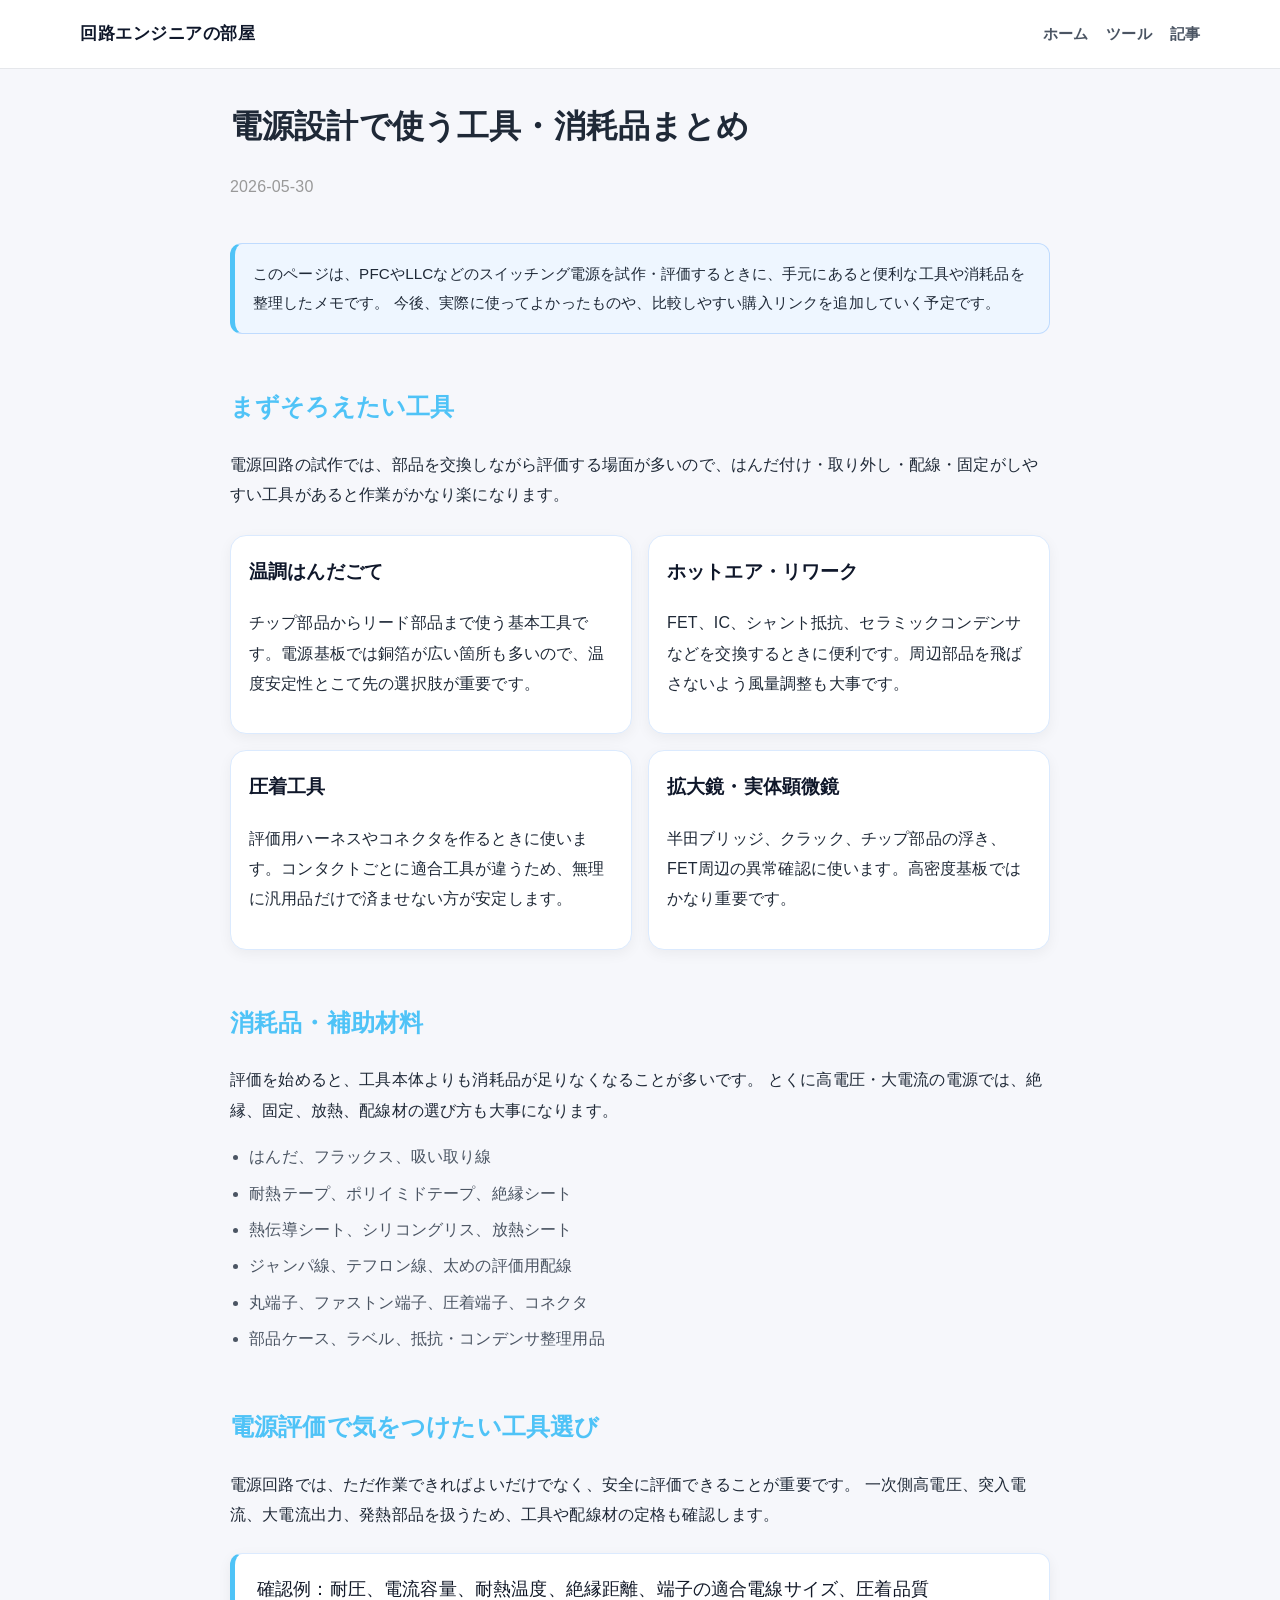
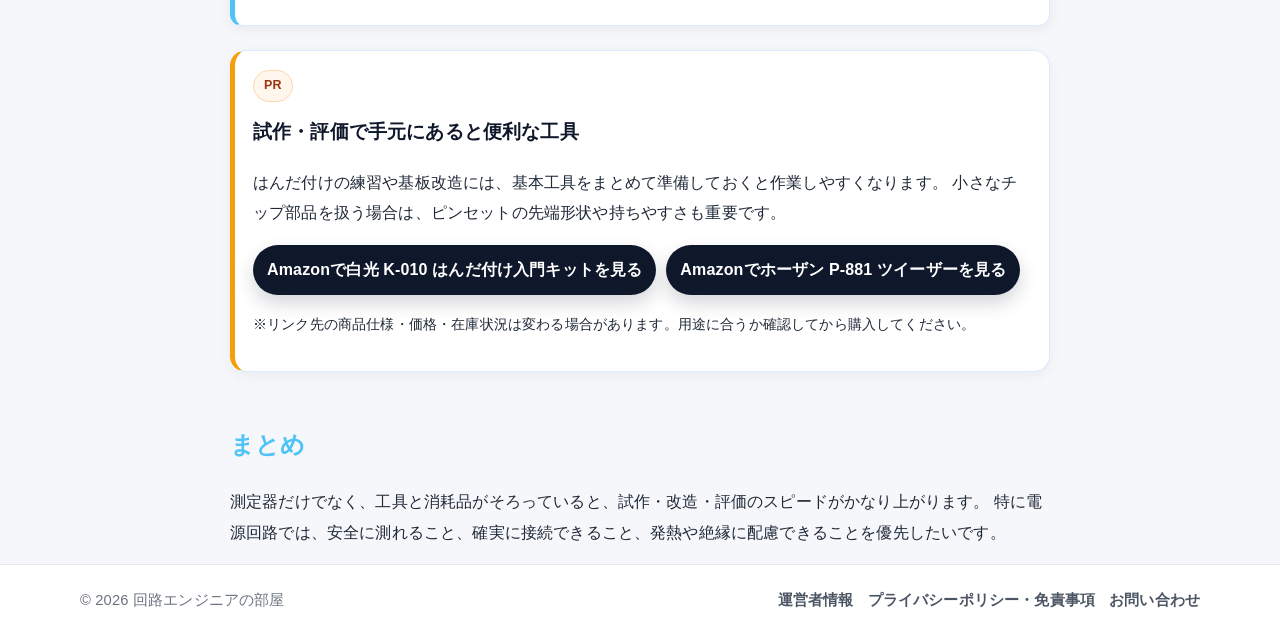
<file: article-005.html>
<!DOCTYPE html>
<html lang="ja">
<head>
  <meta charset="UTF-8">
  <meta name="viewport" content="width=device-width, initial-scale=1.0">
  <title>電源設計で使う工具・消耗品まとめ | 回路エンジニアの部屋</title>
  <meta name="description" content="スイッチング電源の試作・評価で使いやすい工具、はんだ用品、配線材、絶縁用品、部品整理用品をまとめた記事です。">
  <link rel="stylesheet" href="./style.css">
</head>
<body>
  <header class="site-header">
    <div class="container header-inner">
      <a class="logo" href="./index.html">回路エンジニアの部屋</a>
      <nav class="nav" aria-label="グローバルナビゲーション">
        <a href="./index.html">ホーム</a>
        <a href="./tools.html">ツール</a>
        <a href="./articles.html">記事</a>
      </nav>
    </div>
  </header>

  <main class="container narrow">
    <article class="article">
      <h1 class="article-title">電源設計で使う工具・消耗品まとめ</h1>
      <p class="article-date">2026-05-30</p>

      <div class="note">
        このページは、PFCやLLCなどのスイッチング電源を試作・評価するときに、手元にあると便利な工具や消耗品を整理したメモです。
        今後、実際に使ってよかったものや、比較しやすい購入リンクを追加していく予定です。
      </div>

      <section>
        <h2>まずそろえたい工具</h2>
        <p>
          電源回路の試作では、部品を交換しながら評価する場面が多いので、はんだ付け・取り外し・配線・固定がしやすい工具があると作業がかなり楽になります。
        </p>

        <div class="tool-checklist">
          <div>
            <h3>温調はんだごて</h3>
            <p>チップ部品からリード部品まで使う基本工具です。電源基板では銅箔が広い箇所も多いので、温度安定性とこて先の選択肢が重要です。</p>
          </div>
          <div>
            <h3>ホットエア・リワーク</h3>
            <p>FET、IC、シャント抵抗、セラミックコンデンサなどを交換するときに便利です。周辺部品を飛ばさないよう風量調整も大事です。</p>
          </div>
          <div>
            <h3>圧着工具</h3>
            <p>評価用ハーネスやコネクタを作るときに使います。コンタクトごとに適合工具が違うため、無理に汎用品だけで済ませない方が安定します。</p>
          </div>
          <div>
            <h3>拡大鏡・実体顕微鏡</h3>
            <p>半田ブリッジ、クラック、チップ部品の浮き、FET周辺の異常確認に使います。高密度基板ではかなり重要です。</p>
          </div>
        </div>
      </section>

      <section>
        <h2>消耗品・補助材料</h2>
        <p>
          評価を始めると、工具本体よりも消耗品が足りなくなることが多いです。
          とくに高電圧・大電流の電源では、絶縁、固定、放熱、配線材の選び方も大事になります。
        </p>

        <ul class="compact-list">
          <li>はんだ、フラックス、吸い取り線</li>
          <li>耐熱テープ、ポリイミドテープ、絶縁シート</li>
          <li>熱伝導シート、シリコングリス、放熱シート</li>
          <li>ジャンパ線、テフロン線、太めの評価用配線</li>
          <li>丸端子、ファストン端子、圧着端子、コネクタ</li>
          <li>部品ケース、ラベル、抵抗・コンデンサ整理用品</li>
        </ul>
      </section>

      <section>
        <h2>電源評価で気をつけたい工具選び</h2>
        <p>
          電源回路では、ただ作業できればよいだけでなく、安全に評価できることが重要です。
          一次側高電圧、突入電流、大電流出力、発熱部品を扱うため、工具や配線材の定格も確認します。
        </p>

        <div class="equation">
          確認例：耐圧、電流容量、耐熱温度、絶縁距離、端子の適合電線サイズ、圧着品質
        </div>
      </section>

      <section>
        

        <div class="product-box">
          <p class="ad-label">PR</p>
          <h3>試作・評価で手元にあると便利な工具</h3>
          <p>
            はんだ付けの練習や基板改造には、基本工具をまとめて準備しておくと作業しやすくなります。
            小さなチップ部品を扱う場合は、ピンセットの先端形状や持ちやすさも重要です。
          </p>
          <div class="product-links">
            <a href="https://amzn.to/4wXAfEj" class="product-link" target="_blank" rel="nofollow sponsored noopener">
              Amazonで白光 K-010 はんだ付け入門キットを見る
            </a>
            <a href="https://amzn.to/4wXAn6L" class="product-link" target="_blank" rel="nofollow sponsored noopener">
              Amazonでホーザン P-881 ツイーザーを見る
            </a>
          </div>
          <p class="affiliate-note">
            ※リンク先の商品仕様・価格・在庫状況は変わる場合があります。用途に合うか確認してから購入してください。
          </p>
        </div>
      </section>

      <section>
        <h2>まとめ</h2>
        <p>
          測定器だけでなく、工具と消耗品がそろっていると、試作・改造・評価のスピードがかなり上がります。
          特に電源回路では、安全に測れること、確実に接続できること、発熱や絶縁に配慮できることを優先したいです。
        </p>
      </section>
    </article>
  </main>

  <footer class="site-footer">
    <div class="container footer-inner">
      <p>© <span id="currentYear"></span> 回路エンジニアの部屋</p>
      <nav class="footer-nav" aria-label="フッターナビゲーション">
        <a href="./profile.html">運営者情報</a>
        <a href="./privacy.html">プライバシーポリシー・免責事項</a>
        <a href="./contact.html">お問い合わせ</a>
      </nav>
    </div>
  </footer>

  <script src="./script.js"></script>
</body>
</html>
</file>
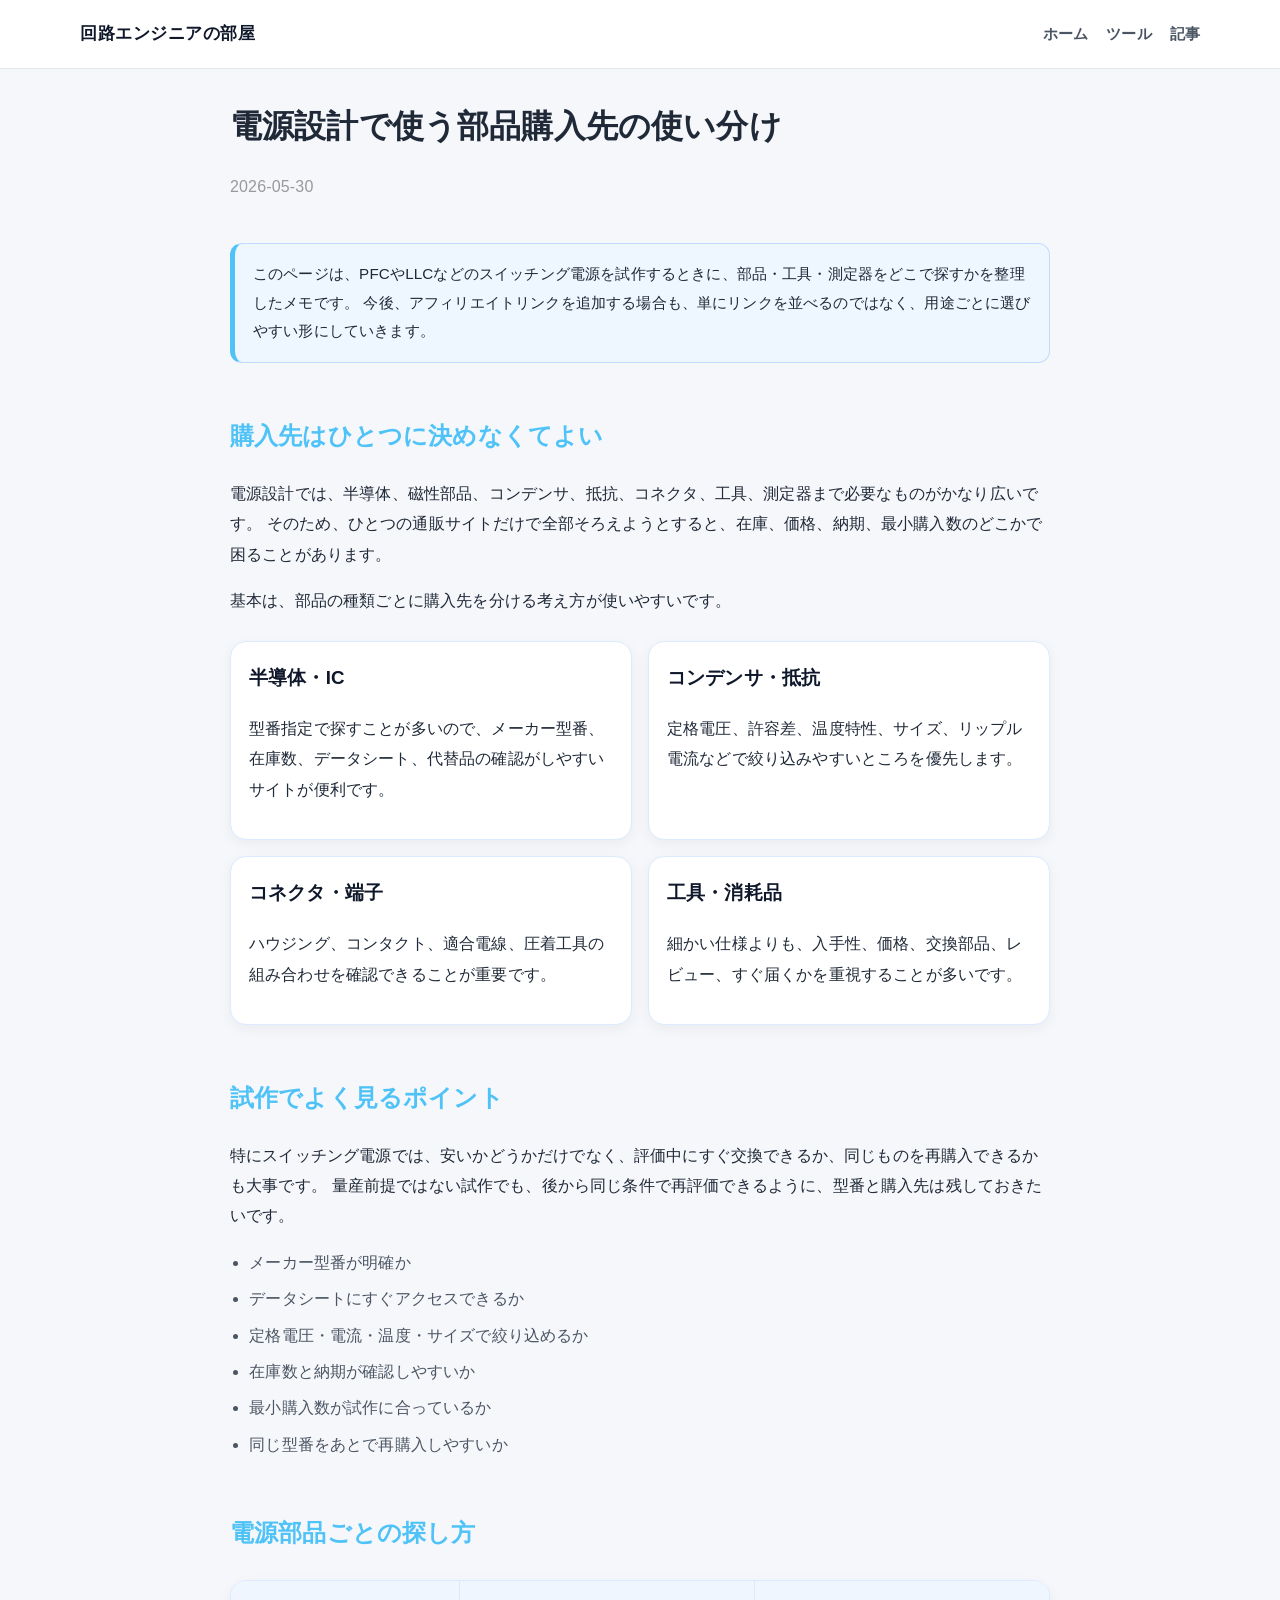
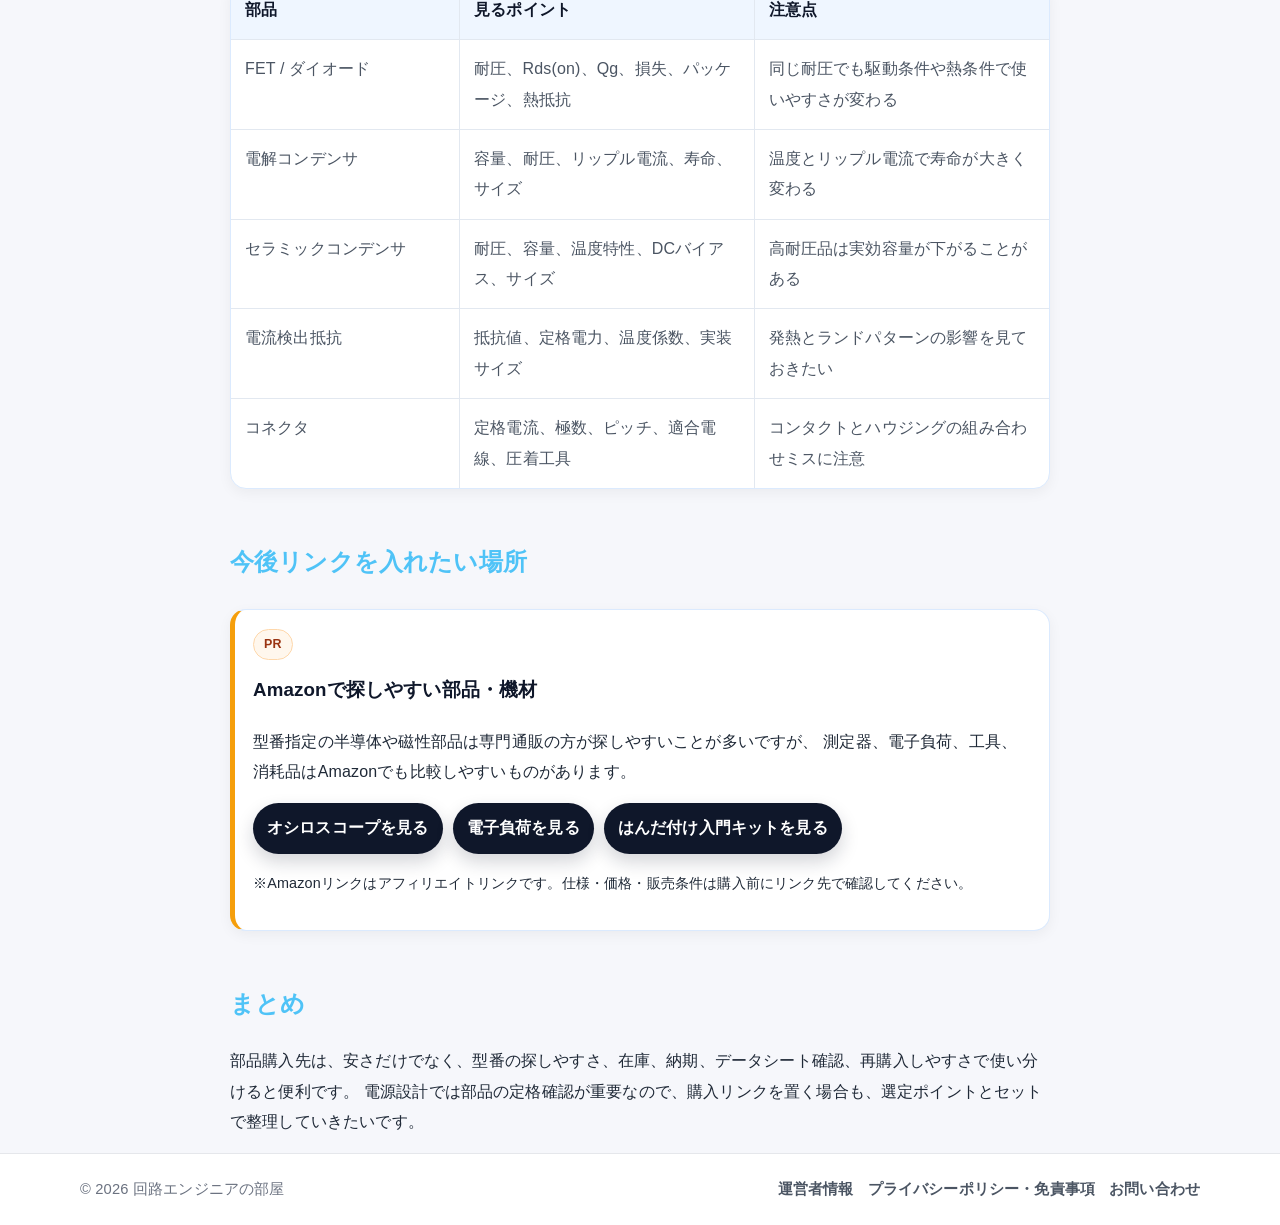
<file: article-006.html>
<!DOCTYPE html>
<html lang="ja">
<head>
  <meta charset="UTF-8">
  <meta name="viewport" content="width=device-width, initial-scale=1.0">
  <title>電源設計で使う部品購入先の使い分け | 回路エンジニアの部屋</title>
  <meta name="description" content="スイッチング電源の試作・評価で使う電子部品、工具、測定器、消耗品の購入先をどう使い分けるかを整理した記事です。">
  <link rel="stylesheet" href="./style.css">
</head>
<body>
  <header class="site-header">
    <div class="container header-inner">
      <a class="logo" href="./index.html">回路エンジニアの部屋</a>
      <nav class="nav" aria-label="グローバルナビゲーション">
        <a href="./index.html">ホーム</a>
        <a href="./tools.html">ツール</a>
        <a href="./articles.html">記事</a>
      </nav>
    </div>
  </header>

  <main class="container narrow">
    <article class="article">
      <h1 class="article-title">電源設計で使う部品購入先の使い分け</h1>
      <p class="article-date">2026-05-30</p>

      <div class="note">
        このページは、PFCやLLCなどのスイッチング電源を試作するときに、部品・工具・測定器をどこで探すかを整理したメモです。
        今後、アフィリエイトリンクを追加する場合も、単にリンクを並べるのではなく、用途ごとに選びやすい形にしていきます。
      </div>

      <section>
        <h2>購入先はひとつに決めなくてよい</h2>
        <p>
          電源設計では、半導体、磁性部品、コンデンサ、抵抗、コネクタ、工具、測定器まで必要なものがかなり広いです。
          そのため、ひとつの通販サイトだけで全部そろえようとすると、在庫、価格、納期、最小購入数のどこかで困ることがあります。
        </p>
        <p>
          基本は、部品の種類ごとに購入先を分ける考え方が使いやすいです。
        </p>

        <div class="select-grid">
          <div>
            <h3>半導体・IC</h3>
            <p>型番指定で探すことが多いので、メーカー型番、在庫数、データシート、代替品の確認がしやすいサイトが便利です。</p>
          </div>
          <div>
            <h3>コンデンサ・抵抗</h3>
            <p>定格電圧、許容差、温度特性、サイズ、リップル電流などで絞り込みやすいところを優先します。</p>
          </div>
          <div>
            <h3>コネクタ・端子</h3>
            <p>ハウジング、コンタクト、適合電線、圧着工具の組み合わせを確認できることが重要です。</p>
          </div>
          <div>
            <h3>工具・消耗品</h3>
            <p>細かい仕様よりも、入手性、価格、交換部品、レビュー、すぐ届くかを重視することが多いです。</p>
          </div>
        </div>
      </section>

      <section>
        <h2>試作でよく見るポイント</h2>
        <p>
          特にスイッチング電源では、安いかどうかだけでなく、評価中にすぐ交換できるか、同じものを再購入できるかも大事です。
          量産前提ではない試作でも、後から同じ条件で再評価できるように、型番と購入先は残しておきたいです。
        </p>

        <ul class="compact-list">
          <li>メーカー型番が明確か</li>
          <li>データシートにすぐアクセスできるか</li>
          <li>定格電圧・電流・温度・サイズで絞り込めるか</li>
          <li>在庫数と納期が確認しやすいか</li>
          <li>最小購入数が試作に合っているか</li>
          <li>同じ型番をあとで再購入しやすいか</li>
        </ul>
      </section>

      <section>
        <h2>電源部品ごとの探し方</h2>

        <div class="buying-table">
          <div class="buying-row buying-head">
            <div>部品</div>
            <div>見るポイント</div>
            <div>注意点</div>
          </div>
          <div class="buying-row">
            <div>FET / ダイオード</div>
            <div>耐圧、Rds(on)、Qg、損失、パッケージ、熱抵抗</div>
            <div>同じ耐圧でも駆動条件や熱条件で使いやすさが変わる</div>
          </div>
          <div class="buying-row">
            <div>電解コンデンサ</div>
            <div>容量、耐圧、リップル電流、寿命、サイズ</div>
            <div>温度とリップル電流で寿命が大きく変わる</div>
          </div>
          <div class="buying-row">
            <div>セラミックコンデンサ</div>
            <div>耐圧、容量、温度特性、DCバイアス、サイズ</div>
            <div>高耐圧品は実効容量が下がることがある</div>
          </div>
          <div class="buying-row">
            <div>電流検出抵抗</div>
            <div>抵抗値、定格電力、温度係数、実装サイズ</div>
            <div>発熱とランドパターンの影響を見ておきたい</div>
          </div>
          <div class="buying-row">
            <div>コネクタ</div>
            <div>定格電流、極数、ピッチ、適合電線、圧着工具</div>
            <div>コンタクトとハウジングの組み合わせミスに注意</div>
          </div>
        </div>
      </section>

      <section>
        <h2>今後リンクを入れたい場所</h2>
        

        <div class="product-box">
          <p class="ad-label">PR</p>
          <h3>Amazonで探しやすい部品・機材</h3>
          <p>
            型番指定の半導体や磁性部品は専門通販の方が探しやすいことが多いですが、
            測定器、電子負荷、工具、消耗品はAmazonでも比較しやすいものがあります。
          </p>
          <div class="product-links">
            <a href="https://amzn.to/4wXZTZn" class="product-link" target="_blank" rel="nofollow sponsored noopener">
              オシロスコープを見る
            </a>
            <a href="https://amzn.to/4uYyWnj" class="product-link" target="_blank" rel="nofollow sponsored noopener">
              電子負荷を見る
            </a>
            <a href="https://amzn.to/4wXAfEj" class="product-link" target="_blank" rel="nofollow sponsored noopener">
              はんだ付け入門キットを見る
            </a>
          </div>
          <p class="affiliate-note">
            ※Amazonリンクはアフィリエイトリンクです。仕様・価格・販売条件は購入前にリンク先で確認してください。
          </p>
        </div>
      </section>

      <section>
        <h2>まとめ</h2>
        <p>
          部品購入先は、安さだけでなく、型番の探しやすさ、在庫、納期、データシート確認、再購入しやすさで使い分けると便利です。
          電源設計では部品の定格確認が重要なので、購入リンクを置く場合も、選定ポイントとセットで整理していきたいです。
        </p>
      </section>
    </article>
  </main>

  <footer class="site-footer">
    <div class="container footer-inner">
      <p>© <span id="currentYear"></span> 回路エンジニアの部屋</p>
      <nav class="footer-nav" aria-label="フッターナビゲーション">
        <a href="./profile.html">運営者情報</a>
        <a href="./privacy.html">プライバシーポリシー・免責事項</a>
        <a href="./contact.html">お問い合わせ</a>
      </nav>
    </div>
  </footer>

  <script src="./script.js"></script>
</body>
</html>
</file>
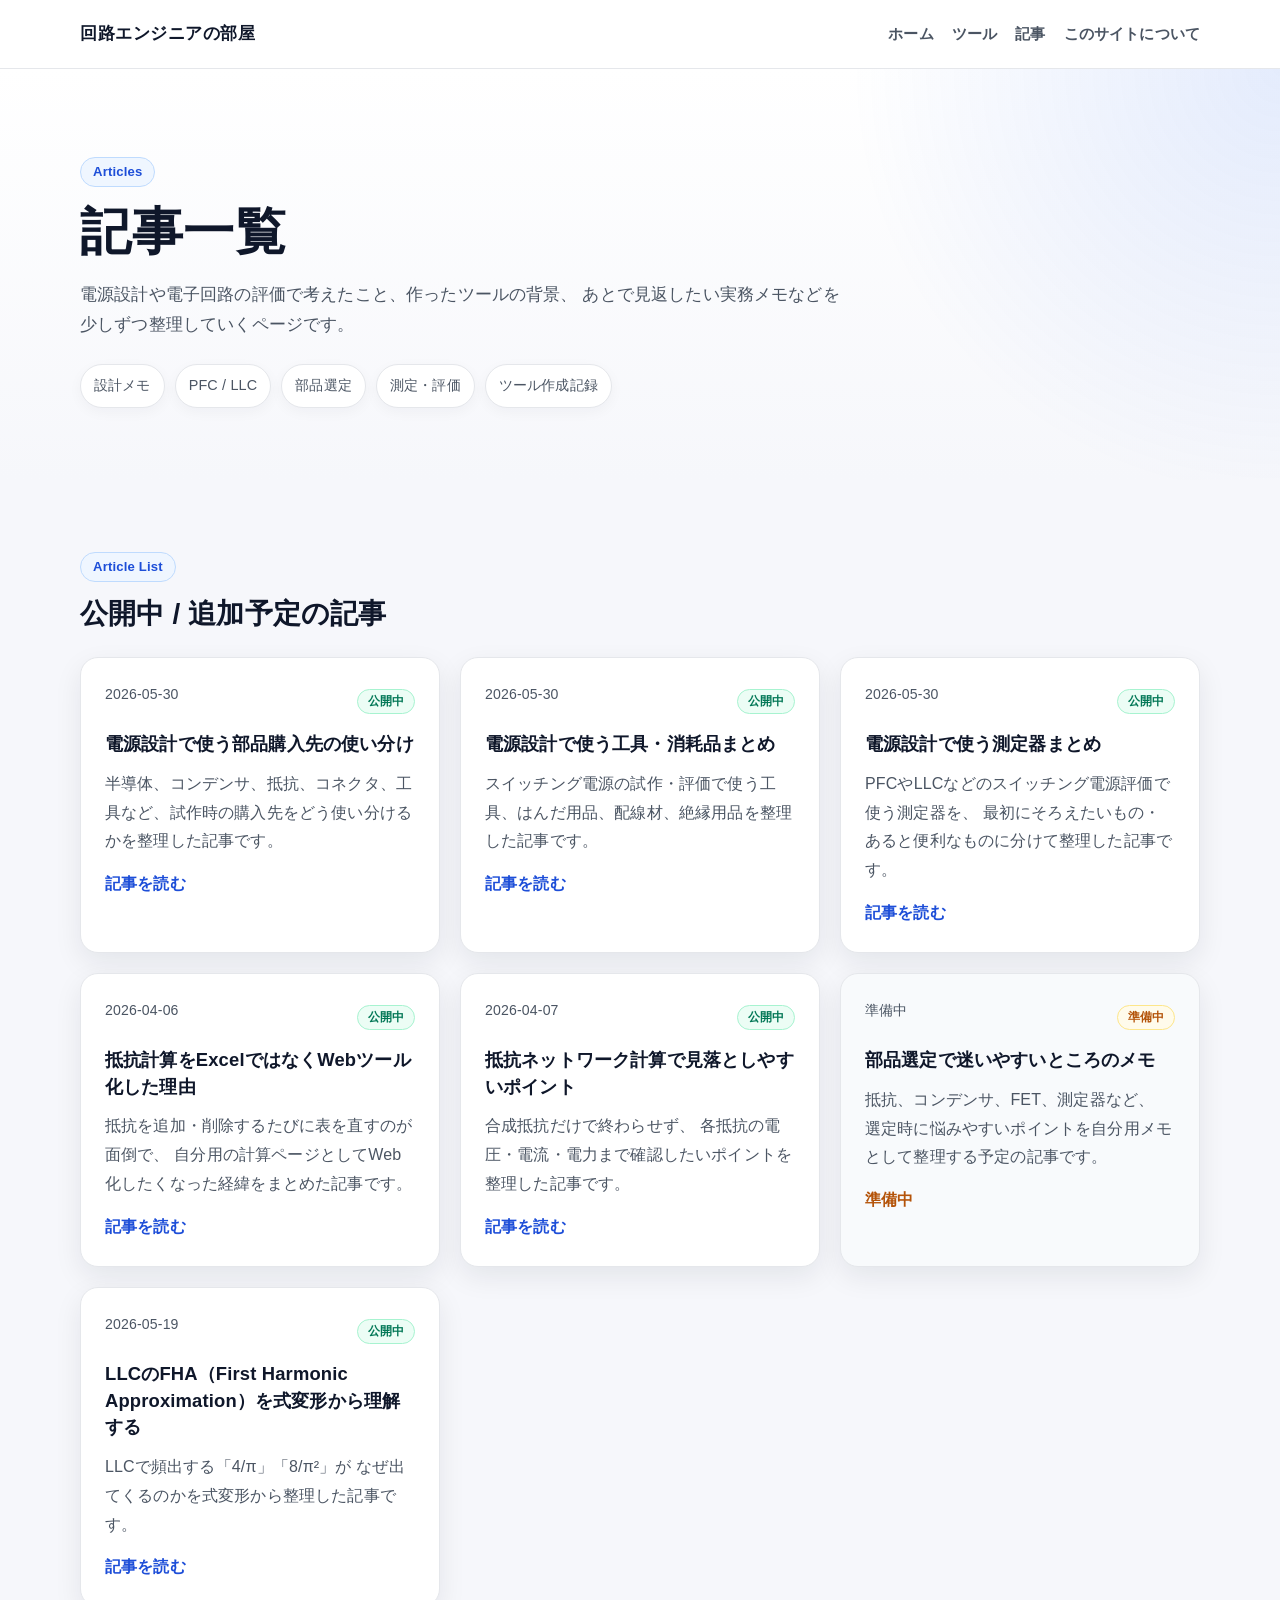
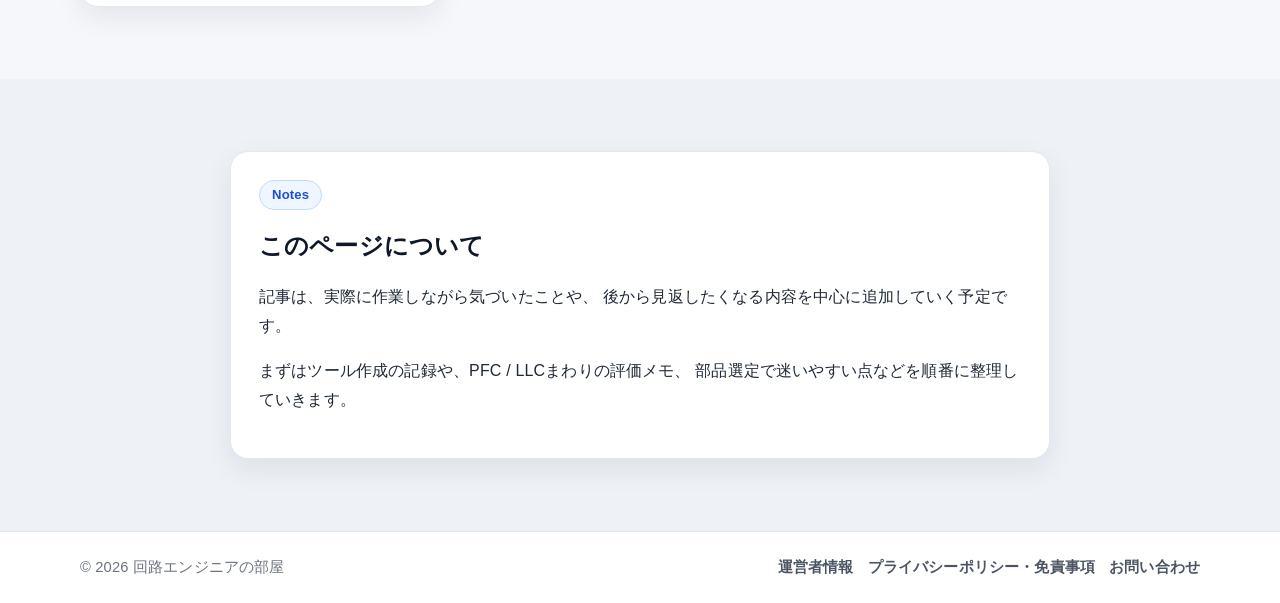
<file: articles.html>
<!DOCTYPE html>
<html lang="ja">
<head>
  <meta charset="UTF-8">
  <meta name="viewport" content="width=device-width, initial-scale=1.0">
  <title>記事一覧 | 回路エンジニアの部屋</title>
  <meta name="description" content="電源設計・電子回路に関する記事一覧。抵抗計算ツール化の記録、PFC・LLC評価メモ、部品選定メモなどを順次追加予定。">
  <link rel="stylesheet" href="./style.css">
</head>
<body>
  <header class="site-header" id="siteHeader">
    <div class="container header-inner">
      <a class="logo" href="./index.html">回路エンジニアの部屋</a>
      <nav class="nav" aria-label="グローバルナビゲーション">
        <a href="./index.html">ホーム</a>
        <a href="./tools.html">ツール</a>
        <a href="./articles.html">記事</a>
        <a href="./index.html#about">このサイトについて</a>
      </nav>
    </div>
  </header>

  <main>
    <section class="hero">
      <div class="container">
        <p class="hero-label">Articles</p>
        <h1>記事一覧</h1>
        <p class="hero-text">
          電源設計や電子回路の評価で考えたこと、作ったツールの背景、
          あとで見返したい実務メモなどを少しずつ整理していくページです。
        </p>

        <div class="hero-tags" aria-label="記事テーマ">
          <span>設計メモ</span>
          <span>PFC / LLC</span>
          <span>部品選定</span>
          <span>測定・評価</span>
          <span>ツール作成記録</span>
        </div>
      </div>
    </section>

    <section class="section">
      <div class="container">
        <div class="section-head">
          <div>
            <p class="section-kicker">Article List</p>
            <h2>公開中 / 追加予定の記事</h2>
          </div>
        </div>

        <div class="card-grid">
          <article class="card">
            <div class="card-top">
              <p class="meta">2026-05-30</p>
              <span class="status-badge live">公開中</span>
            </div>
            <h3>電源設計で使う部品購入先の使い分け</h3>
            <p>
              半導体、コンデンサ、抵抗、コネクタ、工具など、試作時の購入先をどう使い分けるかを整理した記事です。
            </p>
            <a class="card-link" href="./article-006.html">記事を読む</a>
          </article>

          <article class="card">
            <div class="card-top">
              <p class="meta">2026-05-30</p>
              <span class="status-badge live">公開中</span>
            </div>
            <h3>電源設計で使う工具・消耗品まとめ</h3>
            <p>
              スイッチング電源の試作・評価で使う工具、はんだ用品、配線材、絶縁用品を整理した記事です。
            </p>
            <a class="card-link" href="./article-005.html">記事を読む</a>
          </article>

          <article class="card">
            <div class="card-top">
              <p class="meta">2026-05-30</p>
              <span class="status-badge live">公開中</span>
            </div>
            <h3>電源設計で使う測定器まとめ</h3>
            <p>
              PFCやLLCなどのスイッチング電源評価で使う測定器を、
              最初にそろえたいもの・あると便利なものに分けて整理した記事です。
            </p>
            <a class="card-link" href="./article-004.html">記事を読む</a>
          </article>

          <article class="card">
            <div class="card-top">
              <p class="meta">2026-04-06</p>
              <span class="status-badge live">公開中</span>
            </div>
            <h3>抵抗計算をExcelではなくWebツール化した理由</h3>
            <p>
              抵抗を追加・削除するたびに表を直すのが面倒で、
              自分用の計算ページとしてWeb化したくなった経緯をまとめた記事です。
            </p>
            <a class="card-link" href="./article-001.html">記事を読む</a>
          </article>

          <article class="card">
            <div class="card-top">
              <p class="meta">2026-04-07</p>
              <span class="status-badge live">公開中</span>
            </div>
            <h3>抵抗ネットワーク計算で見落としやすいポイント</h3>
            <p>
              合成抵抗だけで終わらせず、
              各抵抗の電圧・電流・電力まで確認したいポイントを整理した記事です。
            </p>
            <a class="card-link" href="./article-002.html">記事を読む</a>
          </article>

          <article class="card is-coming">
            <div class="card-top">
              <p class="meta">準備中</p>
              <span class="status-badge coming">準備中</span>
            </div>
            <h3>部品選定で迷いやすいところのメモ</h3>
            <p>
              抵抗、コンデンサ、FET、測定器など、
              選定時に悩みやすいポイントを自分用メモとして整理する予定の記事です。
            </p>
            <a class="card-link is-disabled" href="./articles.html" data-coming-soon="true">準備中</a>
          </article>

          <article class="card">
           <div class="card-top">
            <p class="meta">2026-05-19</p>
            <span class="status-badge live">公開中</span>
           </div>

           <h3>LLCのFHA（First Harmonic Approximation）を式変形から理解する</h3>

           <p>
             LLCで頻出する「4/π」「8/π²」が
            なぜ出てくるのかを式変形から整理した記事です。
           </p>

           <a class="card-link" href="./article-003.html">記事を読む</a>
          </article>
        </div>
      </div>
    </section>

    <section class="section alt">
      <div class="container narrow">
        <div class="about-box">
          <p class="section-kicker">Notes</p>
          <h2>このページについて</h2>
          <p>
            記事は、実際に作業しながら気づいたことや、
            後から見返したくなる内容を中心に追加していく予定です。
          </p>
          <p>
            まずはツール作成の記録や、PFC / LLCまわりの評価メモ、
            部品選定で迷いやすい点などを順番に整理していきます。
          </p>
        </div>
      </div>
    </section>
  </main>

  <footer class="site-footer">
    <div class="container footer-inner">
      <p>© <span id="currentYear"></span> 回路エンジニアの部屋</p>
      <nav class="footer-nav" aria-label="フッターナビゲーション">
        <a href="./profile.html">運営者情報</a>
        <a href="./privacy.html">プライバシーポリシー・免責事項</a>
        <a href="./contact.html">お問い合わせ</a>
      </nav>
    </div>
  </footer>

  <script src="./script.js"></script>
</body>
</html>
</file>
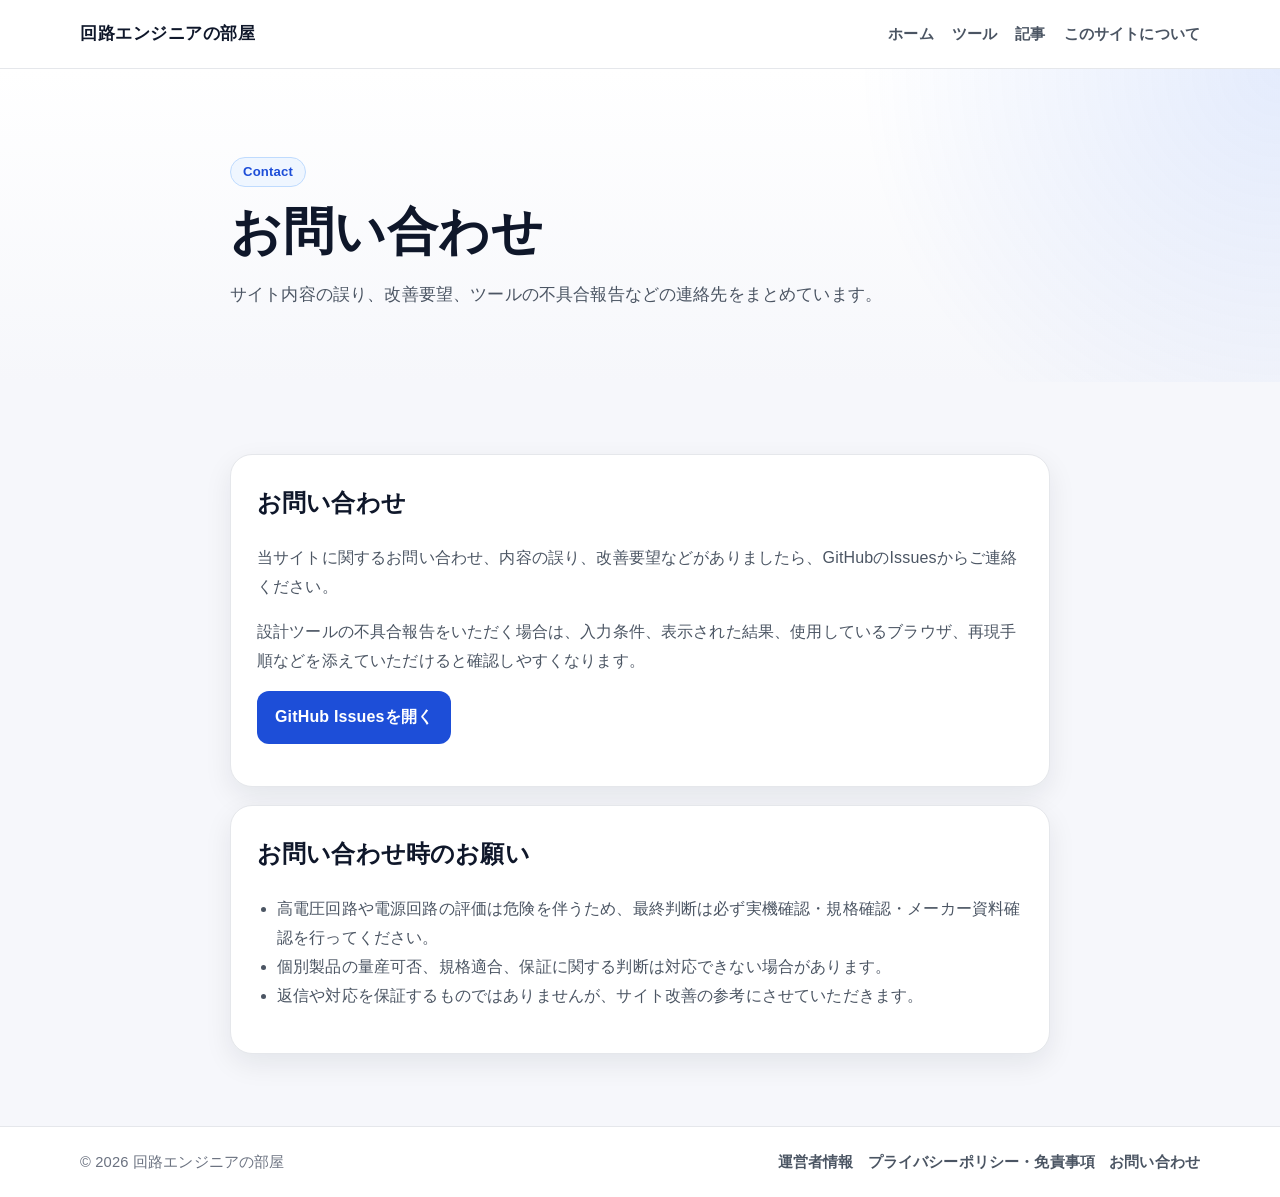
<file: contact.html>
<!DOCTYPE html>
<html lang="ja">
<head>
  <meta charset="UTF-8">
  <meta name="viewport" content="width=device-width, initial-scale=1.0">
  <title>お問い合わせ | 回路エンジニアの部屋</title>
  <meta name="description" content="回路エンジニアの部屋へのお問い合わせ。GitHub Issuesによる不具合報告・改善要望の案内。">
  <link rel="stylesheet" href="./style.css">
</head>
<body>
  <header class="site-header" id="siteHeader">
    <div class="container header-inner">
      <a class="logo" href="./index.html">回路エンジニアの部屋</a>
      <nav class="nav" aria-label="グローバルナビゲーション">
        <a href="./index.html">ホーム</a>
        <a href="./tools.html">ツール</a>
        <a href="./articles.html">記事</a>
        <a href="./index.html#about">このサイトについて</a>
      </nav>
    </div>
  </header>

  <main>
    <section class="hero">
      <div class="container narrow">
        <p class="hero-label">Contact</p>
        <h1>お問い合わせ</h1>
        <p class="hero-text">サイト内容の誤り、改善要望、ツールの不具合報告などの連絡先をまとめています。</p>
      </div>
    </section>

    <section class="section">
      <div class="container narrow legal-layout">
        <article class="legal-card">
          <h2>お問い合わせ</h2>
          <p>
            当サイトに関するお問い合わせ、内容の誤り、改善要望などがありましたら、GitHubのIssuesからご連絡ください。
          </p>
          <p>
            設計ツールの不具合報告をいただく場合は、入力条件、表示された結果、使用しているブラウザ、再現手順などを添えていただけると確認しやすくなります。
          </p>
          <p>
            <a class="button primary" href="https://github.com/edward-551/circuit-engineer-room/issues" target="_blank" rel="noopener noreferrer">GitHub Issuesを開く</a>
          </p>
        </article>

        <article class="legal-card">
          <h2>お問い合わせ時のお願い</h2>
          <ul>
            <li>高電圧回路や電源回路の評価は危険を伴うため、最終判断は必ず実機確認・規格確認・メーカー資料確認を行ってください。</li>
            <li>個別製品の量産可否、規格適合、保証に関する判断は対応できない場合があります。</li>
            <li>返信や対応を保証するものではありませんが、サイト改善の参考にさせていただきます。</li>
          </ul>
        </article>
      </div>
    </section>
  </main>

  <footer class="site-footer">
    <div class="container footer-inner">
      <p>© <span id="currentYear"></span> 回路エンジニアの部屋</p>
      <nav class="footer-nav" aria-label="フッターナビゲーション">
        <a href="./profile.html">運営者情報</a>
        <a href="./privacy.html">プライバシーポリシー・免責事項</a>
        <a href="./contact.html">お問い合わせ</a>
      </nav>
    </div>
  </footer>

  <script src="./script.js"></script>
</body>
</html>
</file>
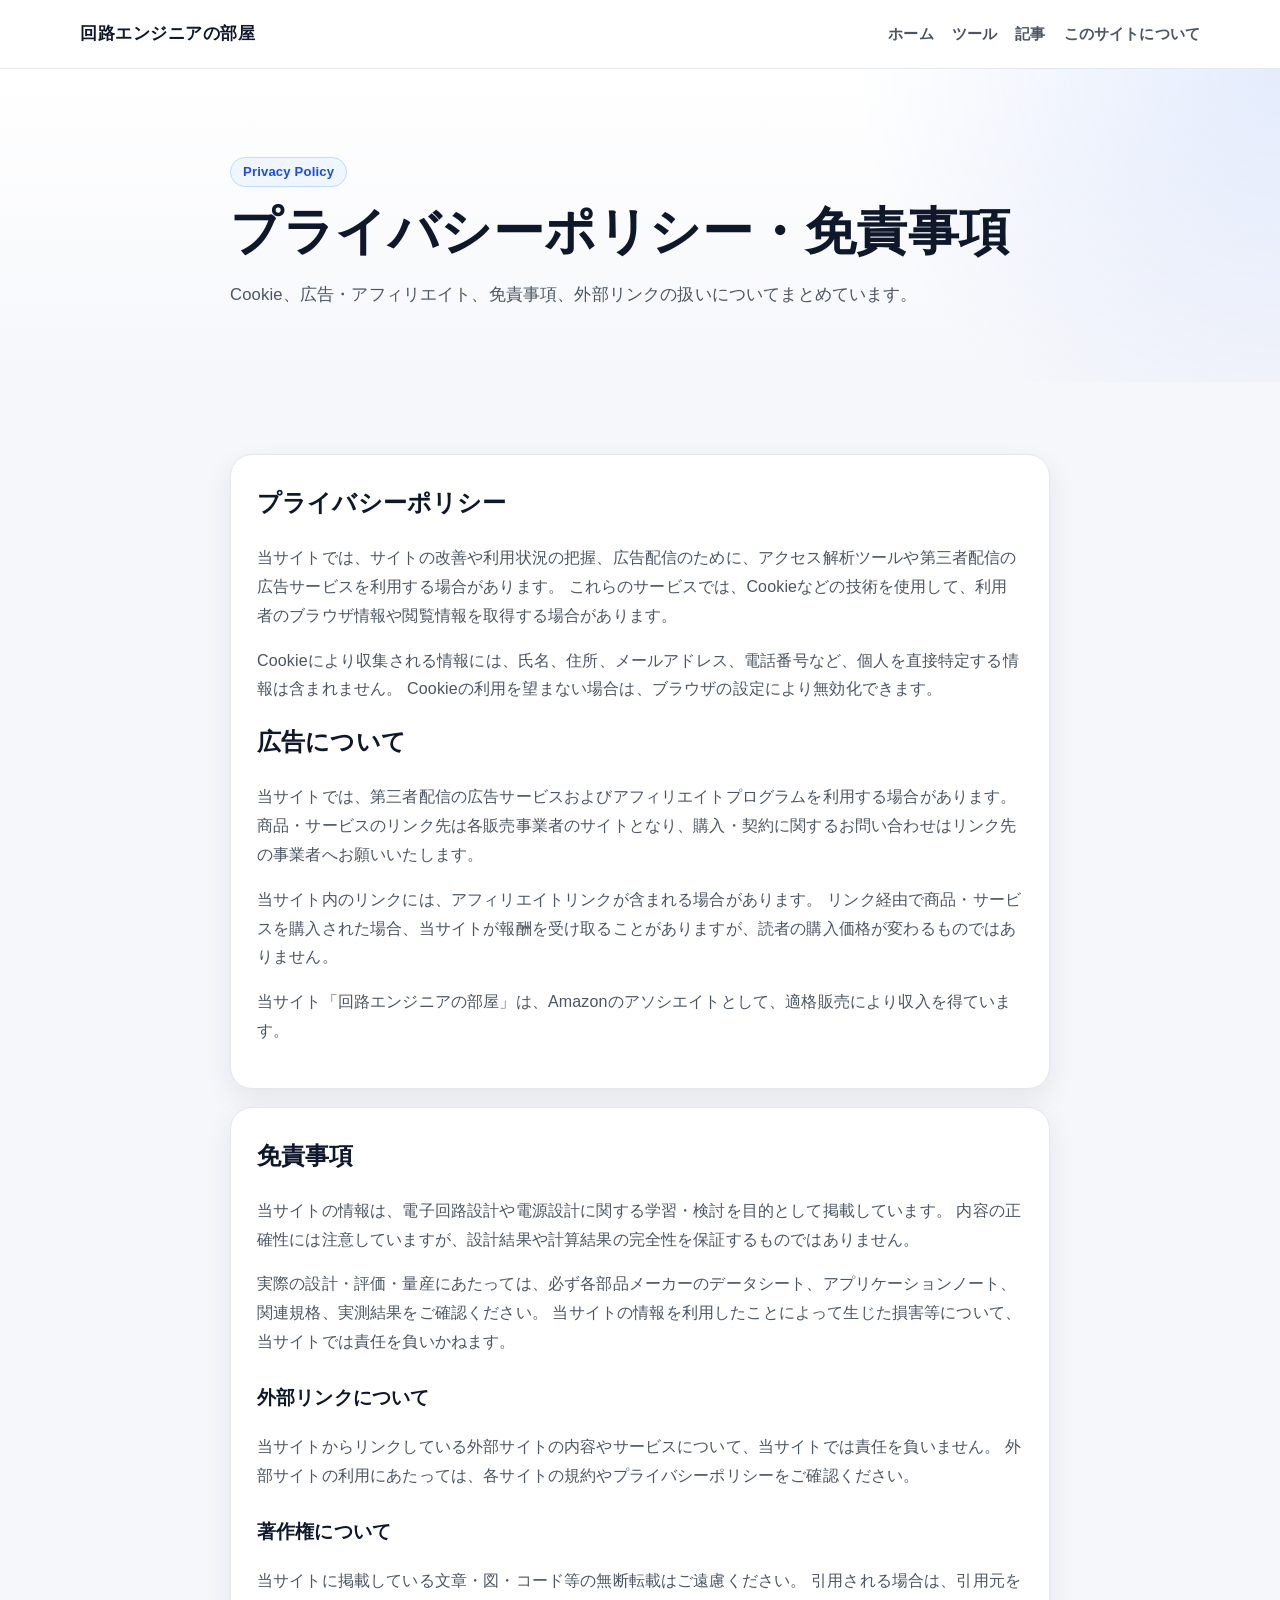
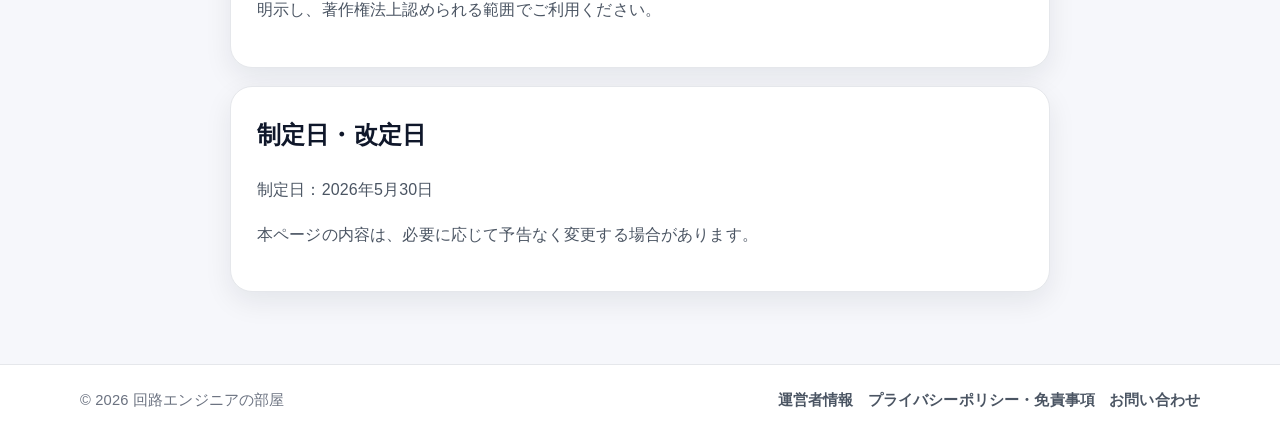
<file: privacy.html>
<!DOCTYPE html>
<html lang="ja">
<head>
  <meta charset="UTF-8">
  <meta name="viewport" content="width=device-width, initial-scale=1.0">
  <title>プライバシーポリシー・免責事項 | 回路エンジニアの部屋</title>
  <meta name="description" content="回路エンジニアの部屋のプライバシーポリシー、広告、アフィリエイト、免責事項について。">
  <link rel="stylesheet" href="./style.css">
</head>
<body>
  <header class="site-header" id="siteHeader">
    <div class="container header-inner">
      <a class="logo" href="./index.html">回路エンジニアの部屋</a>
      <nav class="nav" aria-label="グローバルナビゲーション">
        <a href="./index.html">ホーム</a>
        <a href="./tools.html">ツール</a>
        <a href="./articles.html">記事</a>
        <a href="./index.html#about">このサイトについて</a>
      </nav>
    </div>
  </header>

  <main>
    <section class="hero">
      <div class="container narrow">
        <p class="hero-label">Privacy Policy</p>
        <h1>プライバシーポリシー・免責事項</h1>
        <p class="hero-text">Cookie、広告・アフィリエイト、免責事項、外部リンクの扱いについてまとめています。</p>
      </div>
    </section>

    <section class="section">
      <div class="container narrow legal-layout">
        <article class="legal-card">
          <h2>プライバシーポリシー</h2>
          <p>
            当サイトでは、サイトの改善や利用状況の把握、広告配信のために、アクセス解析ツールや第三者配信の広告サービスを利用する場合があります。
            これらのサービスでは、Cookieなどの技術を使用して、利用者のブラウザ情報や閲覧情報を取得する場合があります。
          </p>
          <p>
            Cookieにより収集される情報には、氏名、住所、メールアドレス、電話番号など、個人を直接特定する情報は含まれません。
            Cookieの利用を望まない場合は、ブラウザの設定により無効化できます。
          </p>

          <h2>広告について</h2>
          <p>
            当サイトでは、第三者配信の広告サービスおよびアフィリエイトプログラムを利用する場合があります。
            商品・サービスのリンク先は各販売事業者のサイトとなり、購入・契約に関するお問い合わせはリンク先の事業者へお願いいたします。
          </p>
          <p>
            当サイト内のリンクには、アフィリエイトリンクが含まれる場合があります。
            リンク経由で商品・サービスを購入された場合、当サイトが報酬を受け取ることがありますが、読者の購入価格が変わるものではありません。
          </p>
          <p>
            当サイト「回路エンジニアの部屋」は、Amazonのアソシエイトとして、適格販売により収入を得ています。
          </p>

        </article>

        <article class="legal-card">
          <h2>免責事項</h2>
          <p>
            当サイトの情報は、電子回路設計や電源設計に関する学習・検討を目的として掲載しています。
            内容の正確性には注意していますが、設計結果や計算結果の完全性を保証するものではありません。
          </p>
          <p>
            実際の設計・評価・量産にあたっては、必ず各部品メーカーのデータシート、アプリケーションノート、関連規格、実測結果をご確認ください。
            当サイトの情報を利用したことによって生じた損害等について、当サイトでは責任を負いかねます。
          </p>
          <h3>外部リンクについて</h3>
          <p>
            当サイトからリンクしている外部サイトの内容やサービスについて、当サイトでは責任を負いません。
            外部サイトの利用にあたっては、各サイトの規約やプライバシーポリシーをご確認ください。
          </p>
          <h3>著作権について</h3>
          <p>
            当サイトに掲載している文章・図・コード等の無断転載はご遠慮ください。
            引用される場合は、引用元を明示し、著作権法上認められる範囲でご利用ください。
          </p>
        </article>

        <article class="legal-card">
          <h2>制定日・改定日</h2>
          <p>制定日：2026年5月30日</p>
          <p>本ページの内容は、必要に応じて予告なく変更する場合があります。</p>
        </article>
      </div>
    </section>
  </main>

  <footer class="site-footer">
    <div class="container footer-inner">
      <p>© <span id="currentYear"></span> 回路エンジニアの部屋</p>
      <nav class="footer-nav" aria-label="フッターナビゲーション">
        <a href="./profile.html">運営者情報</a>
        <a href="./privacy.html">プライバシーポリシー・免責事項</a>
        <a href="./contact.html">お問い合わせ</a>
      </nav>
    </div>
  </footer>

  <script src="./script.js"></script>
</body>
</html>
</file>
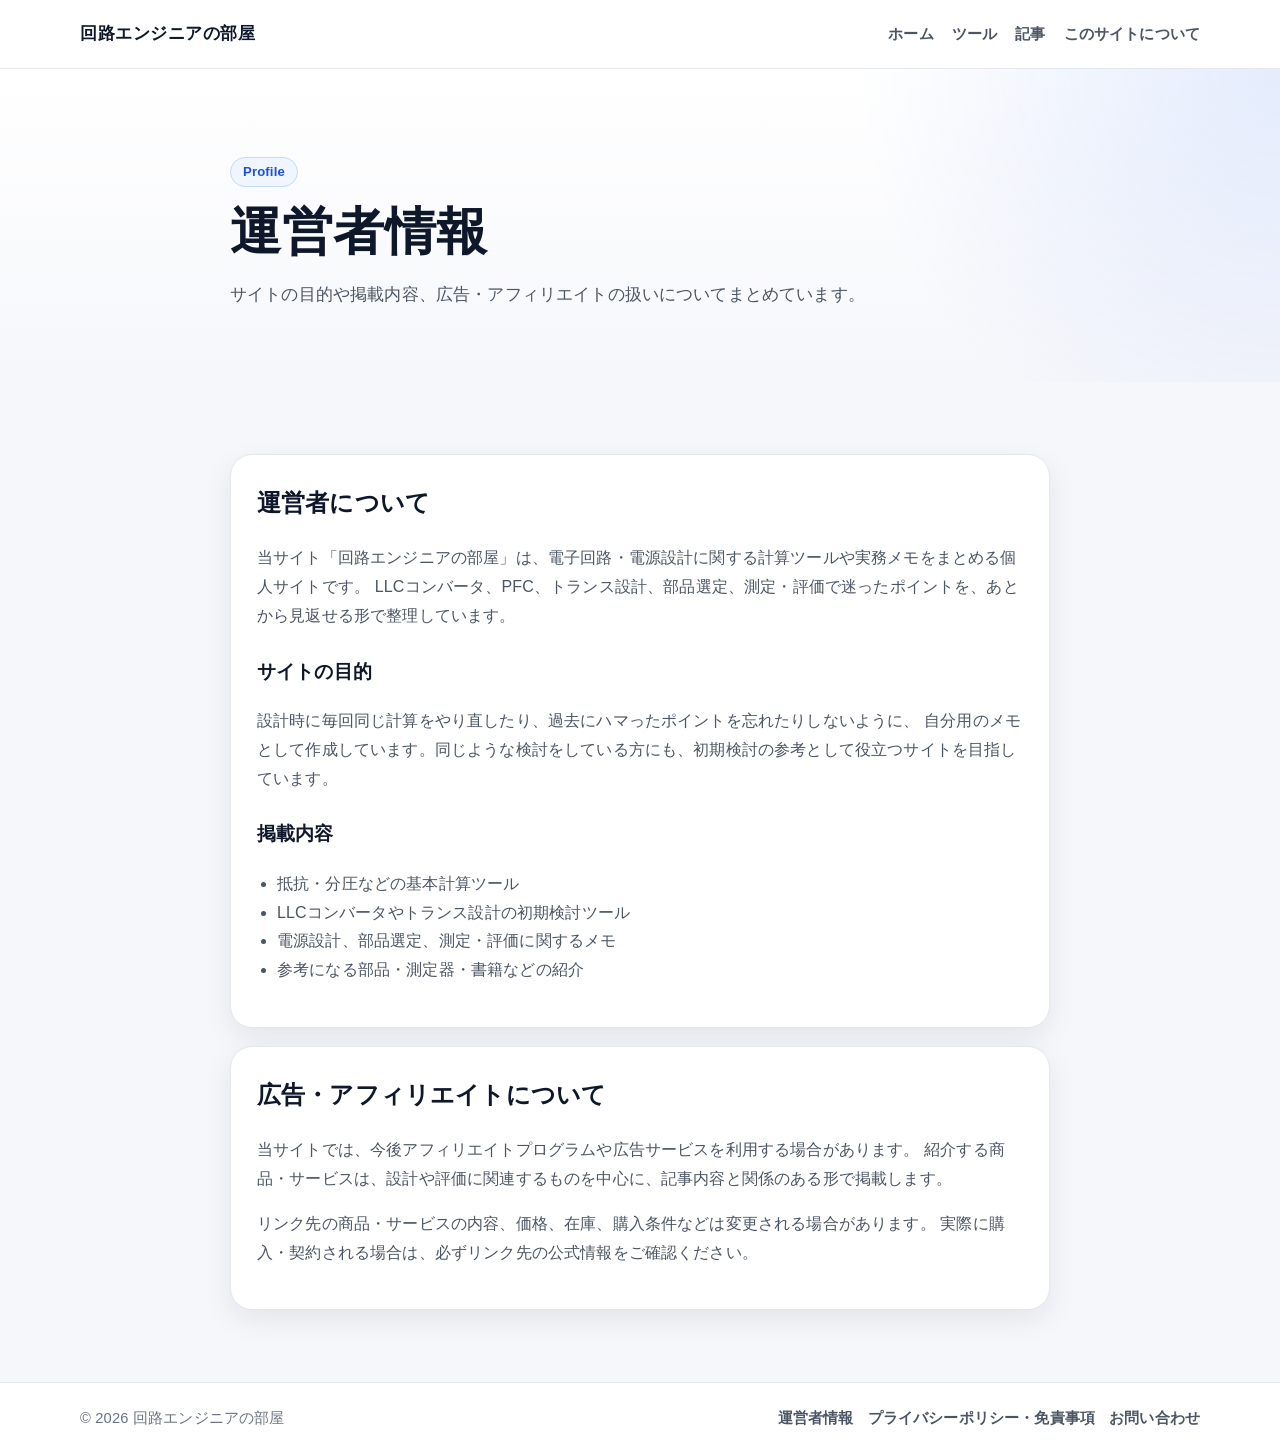
<file: profile.html>
<!DOCTYPE html>
<html lang="ja">
<head>
  <meta charset="UTF-8">
  <meta name="viewport" content="width=device-width, initial-scale=1.0">
  <title>運営者情報 | 回路エンジニアの部屋</title>
  <meta name="description" content="回路エンジニアの部屋の運営者情報。サイトの目的、掲載内容、広告・アフィリエイトについて。">
  <link rel="stylesheet" href="./style.css">
</head>
<body>
  <header class="site-header" id="siteHeader">
    <div class="container header-inner">
      <a class="logo" href="./index.html">回路エンジニアの部屋</a>
      <nav class="nav" aria-label="グローバルナビゲーション">
        <a href="./index.html">ホーム</a>
        <a href="./tools.html">ツール</a>
        <a href="./articles.html">記事</a>
        <a href="./index.html#about">このサイトについて</a>
      </nav>
    </div>
  </header>

  <main>
    <section class="hero">
      <div class="container narrow">
        <p class="hero-label">Profile</p>
        <h1>運営者情報</h1>
        <p class="hero-text">サイトの目的や掲載内容、広告・アフィリエイトの扱いについてまとめています。</p>
      </div>
    </section>

    <section class="section">
      <div class="container narrow legal-layout">
        <article class="legal-card">
          <h2>運営者について</h2>
          <p>
            当サイト「回路エンジニアの部屋」は、電子回路・電源設計に関する計算ツールや実務メモをまとめる個人サイトです。
            LLCコンバータ、PFC、トランス設計、部品選定、測定・評価で迷ったポイントを、あとから見返せる形で整理しています。
          </p>
          <h3>サイトの目的</h3>
          <p>
            設計時に毎回同じ計算をやり直したり、過去にハマったポイントを忘れたりしないように、
            自分用のメモとして作成しています。同じような検討をしている方にも、初期検討の参考として役立つサイトを目指しています。
          </p>
          <h3>掲載内容</h3>
          <ul>
            <li>抵抗・分圧などの基本計算ツール</li>
            <li>LLCコンバータやトランス設計の初期検討ツール</li>
            <li>電源設計、部品選定、測定・評価に関するメモ</li>
            <li>参考になる部品・測定器・書籍などの紹介</li>
          </ul>
        </article>

        <article class="legal-card">
          <h2>広告・アフィリエイトについて</h2>
          <p>
            当サイトでは、今後アフィリエイトプログラムや広告サービスを利用する場合があります。
            紹介する商品・サービスは、設計や評価に関連するものを中心に、記事内容と関係のある形で掲載します。
          </p>
          <p>
            リンク先の商品・サービスの内容、価格、在庫、購入条件などは変更される場合があります。
            実際に購入・契約される場合は、必ずリンク先の公式情報をご確認ください。
          </p>
        </article>
      </div>
    </section>
  </main>

  <footer class="site-footer">
    <div class="container footer-inner">
      <p>© <span id="currentYear"></span> 回路エンジニアの部屋</p>
      <nav class="footer-nav" aria-label="フッターナビゲーション">
        <a href="./profile.html">運営者情報</a>
        <a href="./privacy.html">プライバシーポリシー・免責事項</a>
        <a href="./contact.html">お問い合わせ</a>
      </nav>
    </div>
  </footer>

  <script src="./script.js"></script>
</body>
</html>
</file>
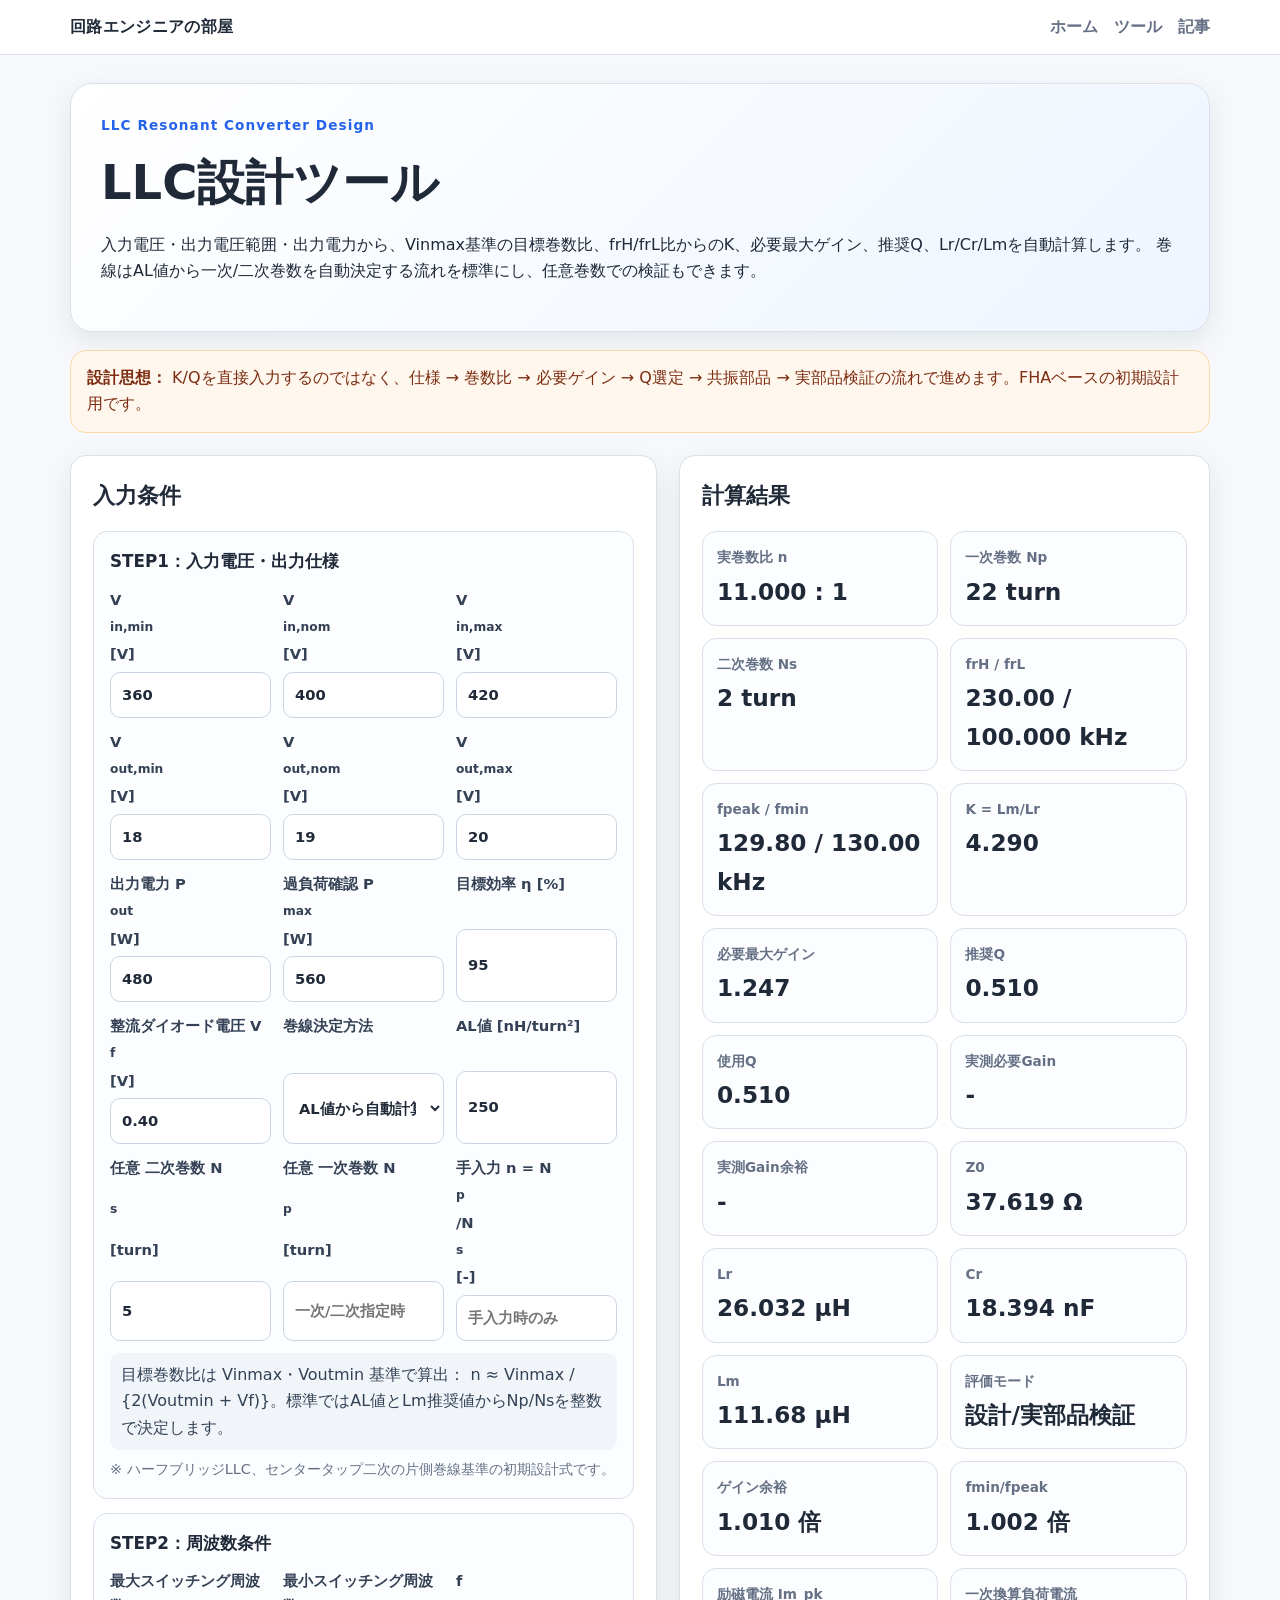
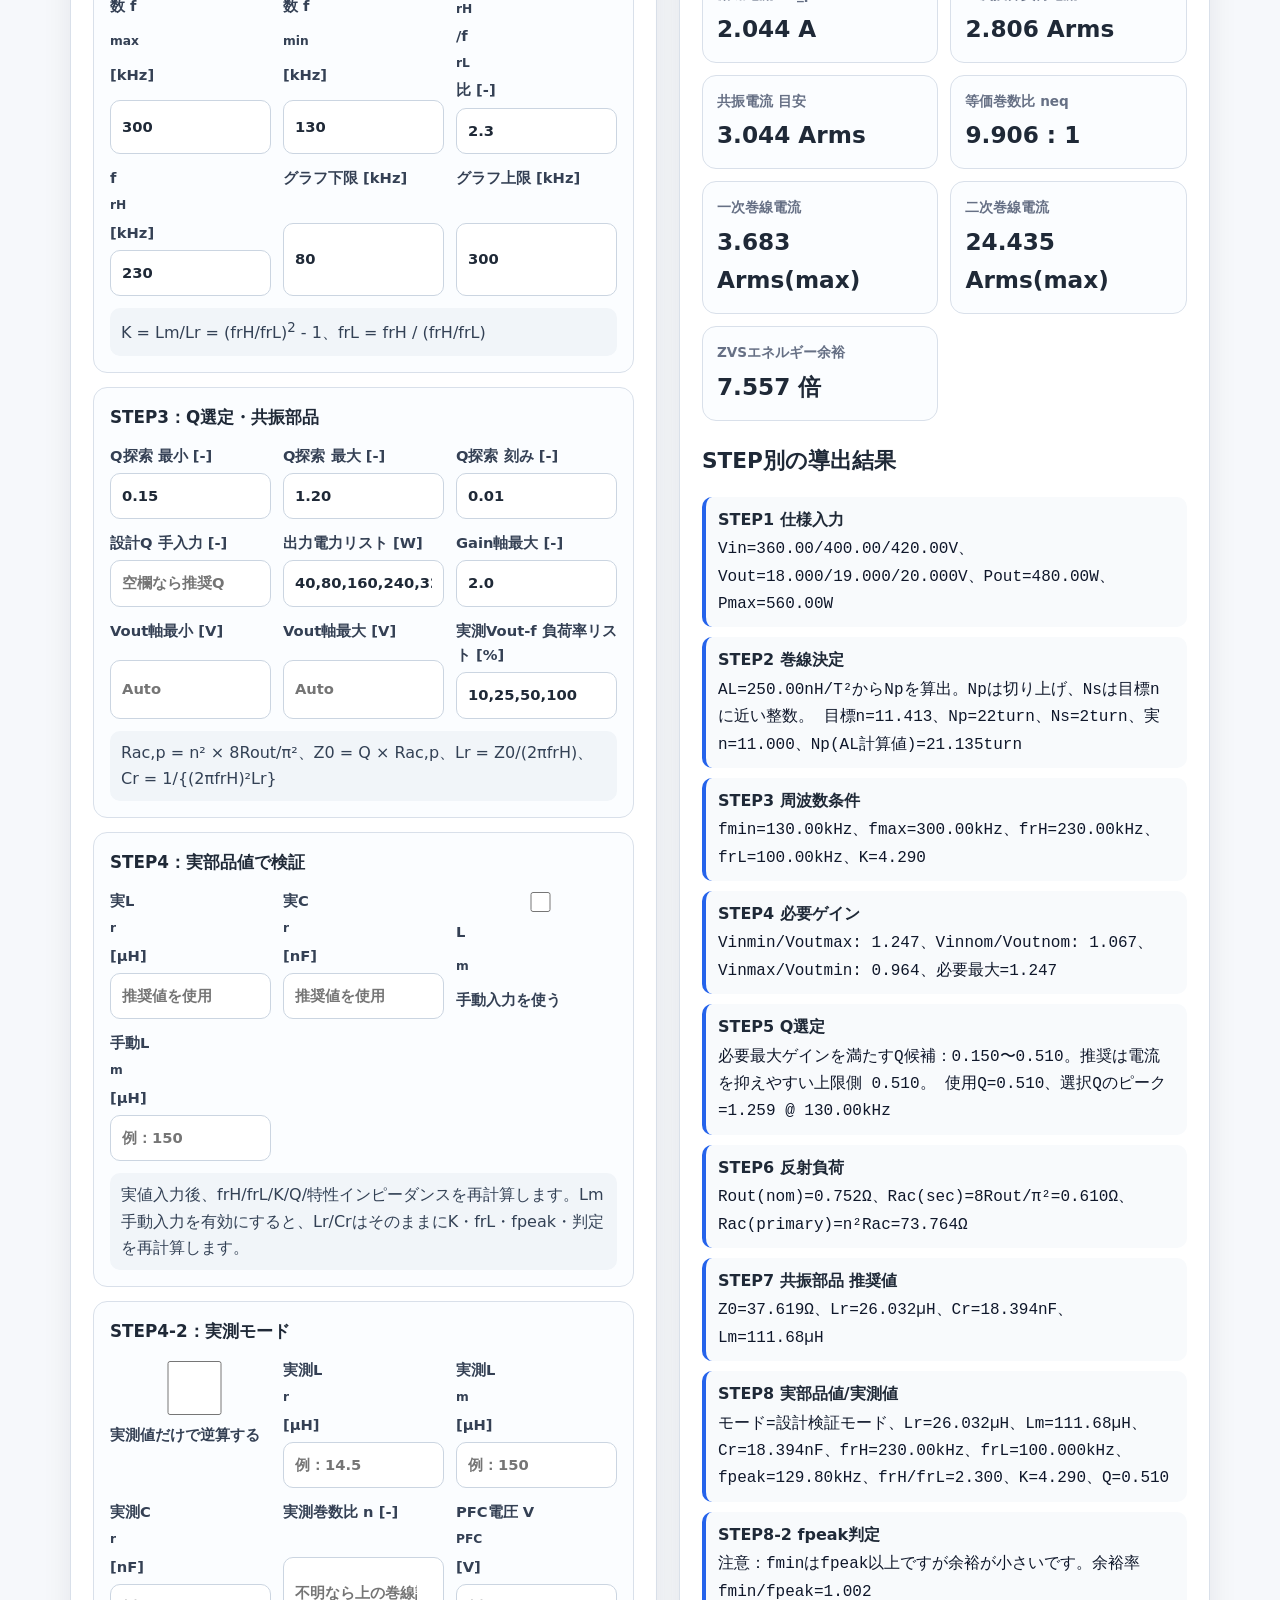
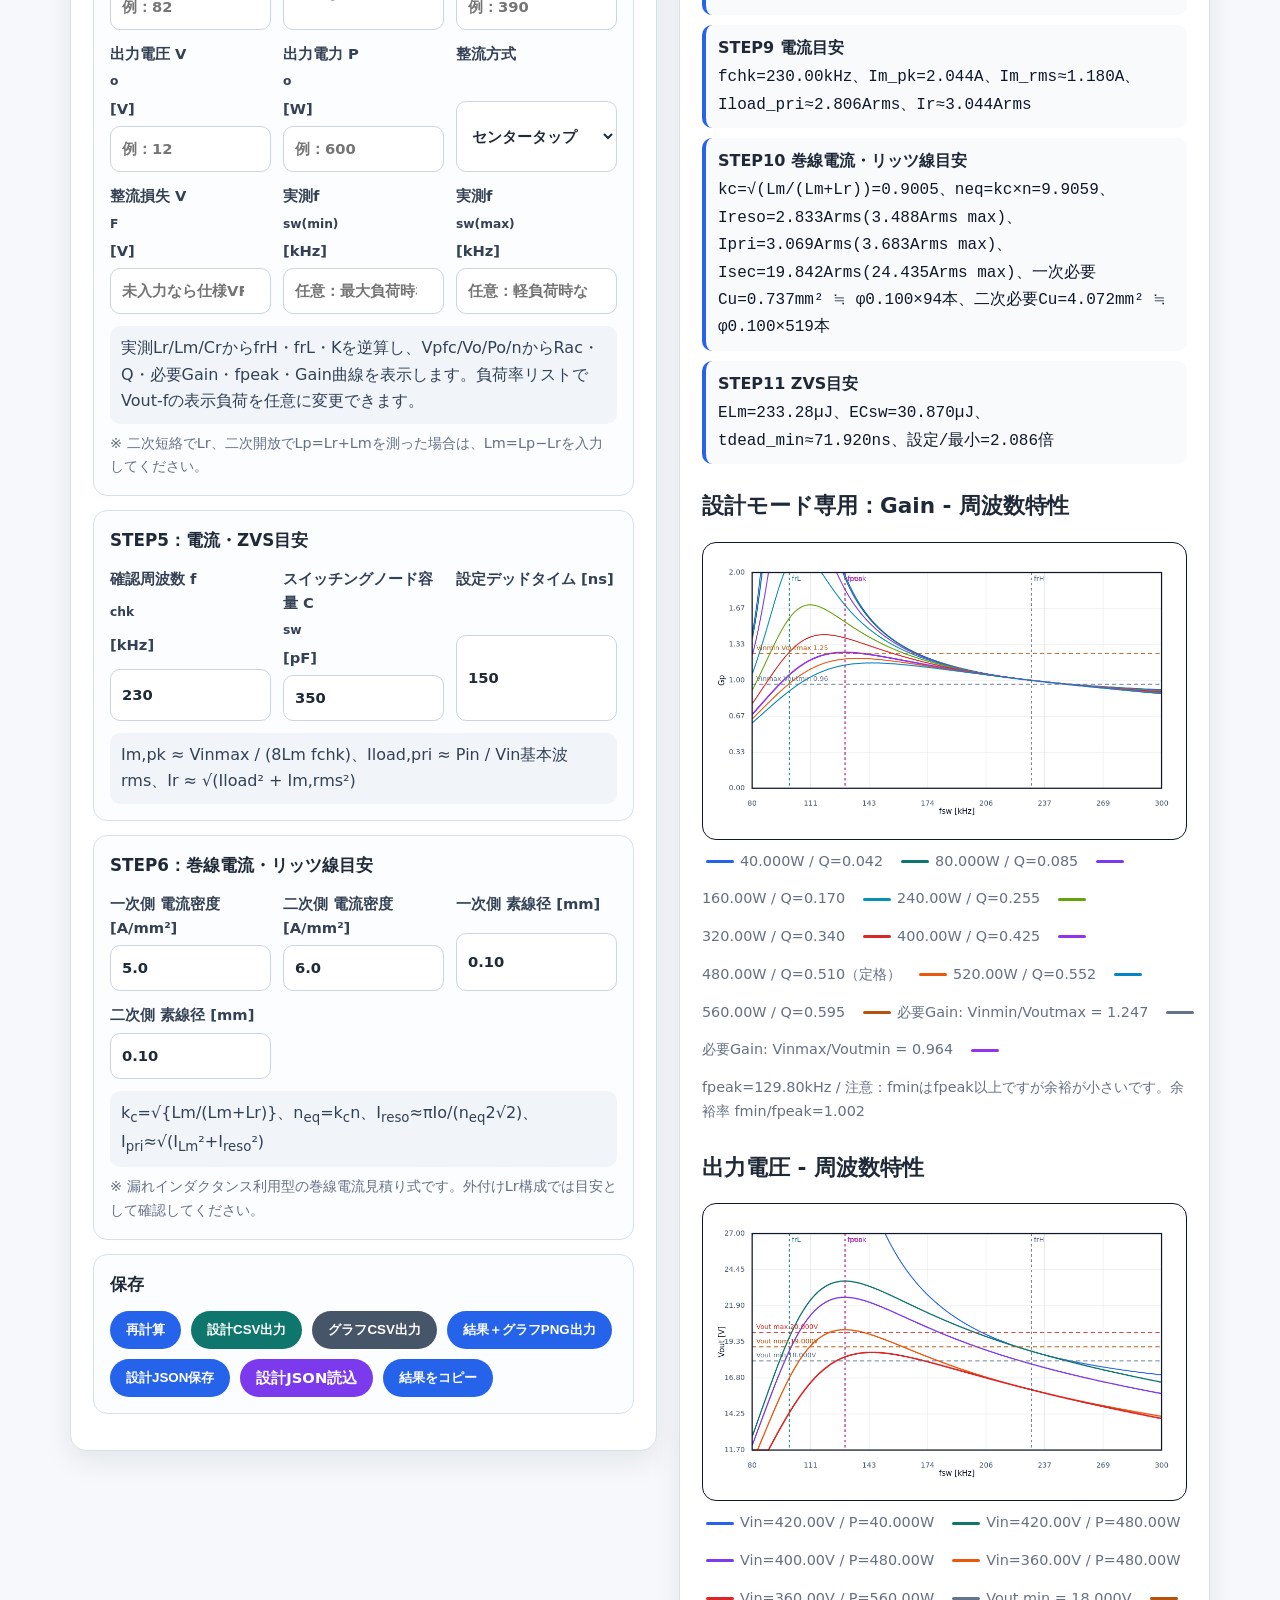
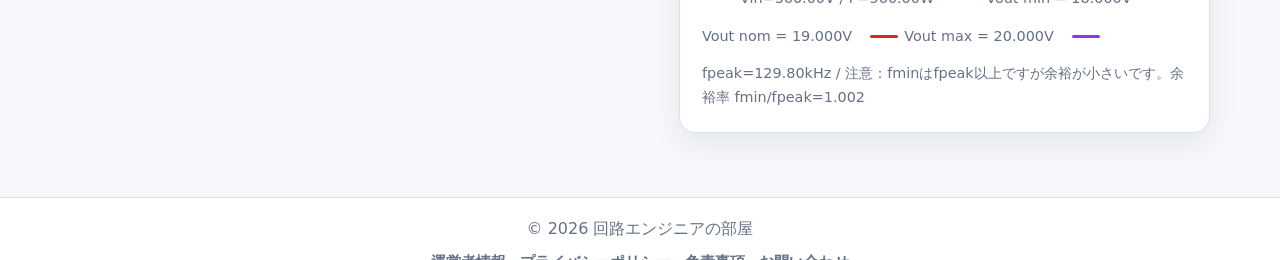
<file: tool-llc.html>
<!doctype html>
<html lang="ja">
<head>
  <meta charset="UTF-8" />
  <meta name="viewport" content="width=device-width, initial-scale=1.0" />
  <title>LLC設計ツール | 回路エンジニアの部屋</title>
  <link rel="stylesheet" href="llc-tool.css" />
</head>
<body>
  <header class="site-header">
    <div class="header-inner">
      <a class="site-title" href="index.html">回路エンジニアの部屋</a>
      <nav class="site-nav">
        <a href="index.html">ホーム</a>
        <a href="tools.html">ツール</a>
        <a href="articles.html">記事</a>
      </nav>
    </div>
  </header>

  <main class="container">
    <section class="hero">
      <p class="eyebrow">LLC Resonant Converter Design</p>
      <h1>LLC設計ツール</h1>
      <p>
        入力電圧・出力電圧範囲・出力電力から、Vinmax基準の目標巻数比、frH/frL比からのK、必要最大ゲイン、推奨Q、Lr/Cr/Lmを自動計算します。
        巻線はAL値から一次/二次巻数を自動決定する流れを標準にし、任意巻数での検証もできます。
      </p>
    </section>

    <section class="notice">
      <strong>設計思想：</strong>
      K/Qを直接入力するのではなく、仕様 → 巻数比 → 必要ゲイン → Q選定 → 共振部品 → 実部品検証の流れで進めます。FHAベースの初期設計用です。
    </section>

    <div class="layout">
      <section class="panel input-panel">
        <h2>入力条件</h2>

        <div class="step-card">
          <h3>STEP1：入力電圧・出力仕様</h3>
          <div class="grid three">
            <label>V<sub>in,min</sub> [V]<input id="vinMin" type="number" step="1" value="360"></label>
            <label>V<sub>in,nom</sub> [V]<input id="vinNom" type="number" step="1" value="400"></label>
            <label>V<sub>in,max</sub> [V]<input id="vinMax" type="number" step="1" value="420"></label>
            <label>V<sub>out,min</sub> [V]<input id="voutMin" type="number" step="0.1" value="18"></label>
            <label>V<sub>out,nom</sub> [V]<input id="voutNom" type="number" step="0.1" value="19"></label>
            <label>V<sub>out,max</sub> [V]<input id="voutMax" type="number" step="0.1" value="20"></label>
            <label>出力電力 P<sub>out</sub> [W]<input id="pout" type="number" step="1" value="480"></label>
            <label>過負荷確認 P<sub>max</sub> [W]<input id="pmax" type="number" step="1" value="560"></label>
            <label>目標効率 η [%]<input id="eff" type="number" step="0.1" value="95"></label>
            <label>整流ダイオード電圧 V<sub>f</sub> [V]<input id="vf" type="number" step="0.01" value="0.40"></label>
            <label>巻線決定方法
              <select id="windingMode">
                <option value="autoAl" selected>AL値から自動計算</option>
                <option value="manualNs">二次巻数を指定</option>
                <option value="manualTurns">一次/二次巻数を指定</option>
                <option value="manualN">巻数比を手入力</option>
              </select>
            </label>
            <label>AL値 [nH/turn²]<input id="alValue" type="number" step="1" value="250"></label>
            <label>任意 二次巻数 N<sub>s</sub> [turn]<input id="nsTurns" type="number" step="1" value="5"></label>
            <label>任意 一次巻数 N<sub>p</sub> [turn]<input id="npManual" type="number" step="1" placeholder="一次/二次指定時"></label>
            <label>手入力 n = N<sub>p</sub>/N<sub>s</sub> [-]<input id="nManual" type="number" step="0.01" placeholder="手入力時のみ"></label>
          </div>
          <p class="formula">目標巻数比は Vinmax・Voutmin 基準で算出： n ≈ Vinmax / {2(Voutmin + Vf)}。標準ではAL値とLm推奨値からNp/Nsを整数で決定します。</p>
          <p class="hint">※ ハーフブリッジLLC、センタータップ二次の片側巻線基準の初期設計式です。</p>
        </div>

        <div class="step-card">
          <h3>STEP2：周波数条件</h3>
          <div class="grid three">
            <label>最大スイッチング周波数 f<sub>max</sub> [kHz]<input id="fSwMax" type="number" step="1" value="300"></label>
            <label>最小スイッチング周波数 f<sub>min</sub> [kHz]<input id="fSwMin" type="number" step="1" value="130"></label>
            <label>f<sub>rH</sub>/f<sub>rL</sub>比 [-]<input id="frRatio" type="number" step="0.05" value="2.3"></label>
            <label>f<sub>rH</sub> [kHz]<input id="frH" type="number" step="1" value="230"></label>
            <label>グラフ下限 [kHz]<input id="plotFMin" type="number" step="1" value="80"></label>
            <label>グラフ上限 [kHz]<input id="plotFMax" type="number" step="1" value="300"></label>
          </div>
          <p class="formula">K = Lm/Lr = (frH/frL)<sup>2</sup> - 1、frL = frH / (frH/frL)</p>
        </div>

        <div class="step-card">
          <h3>STEP3：Q選定・共振部品</h3>
          <div class="grid three">
            <label>Q探索 最小 [-]<input id="qMin" type="number" step="0.01" value="0.15"></label>
            <label>Q探索 最大 [-]<input id="qMax" type="number" step="0.01" value="1.20"></label>
            <label>Q探索 刻み [-]<input id="qStep" type="number" step="0.01" value="0.01"></label>
            <label>設計Q 手入力 [-]<input id="qManual" type="number" step="0.01" placeholder="空欄なら推奨Q"></label>
            <label>出力電力リスト [W]<input id="powerList" type="text" value="40,80,160,240,320,400,480,520,560"></label>
            <label>Gain軸最大 [-]<input id="gainYMax" type="number" step="0.1" value="2.0"></label>
            <label>Vout軸最小 [V]<input id="voutYMin" type="number" step="0.1" placeholder="Auto"></label>
            <label>Vout軸最大 [V]<input id="voutYMax" type="number" step="0.1" placeholder="Auto"></label>
            <label>実測Vout-f 負荷率リスト [%]<input id="measuredLoadList" type="text" value="10,25,50,100" placeholder="例：5,10,25,50,75,100"></label>
          </div>
          <p class="formula">Rac,p = n² × 8Rout/π²、Z0 = Q × Rac,p、Lr = Z0/(2πfrH)、Cr = 1/{(2πfrH)²Lr}</p>
        </div>

        <div class="step-card">
          <h3>STEP4：実部品値で検証</h3>
          <div class="grid three">
            <label>実L<sub>r</sub> [µH]<input id="lrActual" type="number" step="0.1" placeholder="推奨値を使用"></label>
            <label>実C<sub>r</sub> [nF]<input id="crActual" type="number" step="0.1" placeholder="推奨値を使用"></label>
            <label class="check-label"><input id="lmManualEnable" type="checkbox"> L<sub>m</sub>手動入力を使う</label>
            <label>手動L<sub>m</sub> [µH]<input id="lmActual" type="number" step="1" placeholder="例：150"></label>
          </div>
          <p class="formula">実値入力後、frH/frL/K/Q/特性インピーダンスを再計算します。Lm手動入力を有効にすると、Lr/CrはそのままにK・frL・fpeak・判定を再計算します。</p>
        </div>

        <div class="step-card measure-card">
          <h3>STEP4-2：実測モード</h3>
          <div class="grid three">
            <label class="check-label"><input id="measuredMode" type="checkbox"> 実測値だけで逆算する</label>
            <label>実測L<sub>r</sub> [µH]<input id="measuredLr" type="number" step="0.01" placeholder="例：14.5"></label>
            <label>実測L<sub>m</sub> [µH]<input id="measuredLm" type="number" step="0.1" placeholder="例：150"></label>
            <label>実測C<sub>r</sub> [nF]<input id="measuredCr" type="number" step="0.1" placeholder="例：82"></label>
            <label>実測巻数比 n [-]<input id="measuredN" type="number" step="0.01" placeholder="不明なら上の巻線設定を使用"></label>
            <label>PFC電圧 V<sub>PFC</sub> [V]<input id="measuredVpfc" type="number" step="1" placeholder="例：390"></label>
            <label>出力電圧 V<sub>o</sub> [V]<input id="measuredVo" type="number" step="0.1" placeholder="例：12"></label>
            <label>出力電力 P<sub>o</sub> [W]<input id="measuredPo" type="number" step="1" placeholder="例：600"></label>
            <label>整流方式<select id="measuredRectifier"><option value="ct">センタータップ</option><option value="bridge">ブリッジ整流</option><option value="sr">同期整流/損失小</option></select></label>
            <label>整流損失 V<sub>F</sub> [V]<input id="measuredVf" type="number" step="0.01" placeholder="未入力なら仕様VF"></label>
            <label>実測f<sub>sw(min)</sub> [kHz]<input id="measuredFswMin" type="number" step="0.1" placeholder="任意：最大負荷時など"></label>
            <label>実測f<sub>sw(max)</sub> [kHz]<input id="measuredFswMax" type="number" step="0.1" placeholder="任意：軽負荷時など"></label>
          </div>
          <p class="formula">実測Lr/Lm/CrからfrH・frL・Kを逆算し、Vpfc/Vo/Po/nからRac・Q・必要Gain・fpeak・Gain曲線を表示します。負荷率リストでVout-fの表示負荷を任意に変更できます。</p>
          <p class="hint">※ 二次短絡でLr、二次開放でLp=Lr+Lmを測った場合は、Lm=Lp−Lrを入力してください。</p>
        </div>

        <div class="step-card">
          <h3>STEP5：電流・ZVS目安</h3>
          <div class="grid three">
            <label>確認周波数 f<sub>chk</sub> [kHz]<input id="fChk" type="number" step="1" value="230"></label>
            <label>スイッチングノード容量 C<sub>sw</sub> [pF]<input id="cSw" type="number" step="10" value="350"></label>
            <label>設定デッドタイム [ns]<input id="deadTime" type="number" step="5" value="150"></label>
          </div>
          <p class="formula">Im,pk ≈ Vinmax / (8Lm fchk)、Iload,pri ≈ Pin / Vin基本波rms、Ir ≈ √(Iload² + Im,rms²)</p>
        </div>


        <div class="step-card">
          <h3>STEP6：巻線電流・リッツ線目安</h3>
          <div class="grid three">
            <label>一次側 電流密度 [A/mm²]<input id="jPri" type="number" step="0.1" value="5.0"></label>
            <label>二次側 電流密度 [A/mm²]<input id="jSec" type="number" step="0.1" value="6.0"></label>
            <label>一次側 素線径 [mm]<input id="strandPri" type="number" step="0.01" value="0.10"></label>
            <label>二次側 素線径 [mm]<input id="strandSec" type="number" step="0.01" value="0.10"></label>
          </div>
          <p class="formula">k<sub>c</sub>=√{Lm/(Lm+Lr)}、n<sub>eq</sub>=k<sub>c</sub>n、I<sub>reso</sub>≈πIo/(n<sub>eq</sub>2√2)、I<sub>pri</sub>≈√(I<sub>Lm</sub>²+I<sub>reso</sub>²)</p>
          <p class="hint">※ 漏れインダクタンス利用型の巻線電流見積り式です。外付けLr構成では目安として確認してください。</p>
        </div>

        <div class="step-card">
          <h3>保存</h3>
          <div class="buttons">
            <button id="recalcBtn" type="button">再計算</button>
            <button id="csvBtn" type="button">設計CSV出力</button>
            <button id="graphCsvBtn" type="button">グラフCSV出力</button>
            <button id="pngBtn" type="button">結果＋グラフPNG出力</button>
            <button id="jsonSaveBtn" type="button">設計JSON保存</button>
            <label class="file-button">設計JSON読込<input id="jsonLoadInput" type="file" accept=".json" hidden></label>
            <button id="copyBtn" type="button">結果をコピー</button>
          </div>
        </div>
      </section>

      <section class="panel result-panel">
        <h2>計算結果</h2>
        <div id="summaryCards" class="summary-cards"></div>

        <h2>STEP別の導出結果</h2>
        <div id="stepResults" class="results-list"></div>

        <div id="designChartsSection">
          <h2>設計モード専用：Gain - 周波数特性</h2>
          <div class="chart-wrap">
            <canvas id="gainChart" width="900" height="520"></canvas>
          </div>
          <div id="gainLegend" class="legend"></div>

          <h2 class="chart-heading">出力電圧 - 周波数特性</h2>
          <div class="chart-wrap">
            <canvas id="voChart" width="900" height="520"></canvas>
          </div>
          <div id="voLegend" class="legend"></div>
        </div>

        <div id="measuredAnalysisSection" style="display:none;" hidden>
          <h2 class="chart-heading">実測モード専用：Gain - 周波数特性</h2>
          <p class="formula">Vpfc/Vo/Po/nから求めたQでGain曲線を描き、必要Gain線と実測fsw範囲を重ねます。</p>
          <div class="chart-wrap">
            <canvas id="measuredGainChart" width="900" height="520"></canvas>
          </div>
          <div id="measuredGainLegend" class="legend"></div>

          <h2 class="chart-heading">実測モード専用：出力電圧 - 周波数特性</h2>
          <p class="formula">実測Vpfcと巻数比から、負荷率リストで指定した各負荷率のVout-f特性を表示します。縦軸はVout軸最小/最大で変更できます。</p>
          <div class="chart-wrap">
            <canvas id="measuredVoChart" width="900" height="520"></canvas>
          </div>
          <div id="measuredVoLegend" class="legend"></div>
        </div>
      </section>
    </div>
  </main>

  <footer class="site-footer">
    <p>© <span id="currentYear"></span> 回路エンジニアの部屋</p>
    <nav class="footer-nav" aria-label="フッターナビゲーション">
      <a href="profile.html">運営者情報</a>
      <a href="privacy.html">プライバシーポリシー・免責事項</a>
      <a href="contact.html">お問い合わせ</a>
    </nav>
  </footer>

  <script src="llc-tool.js"></script>
  <script src="script.js"></script>
</body>
</html>
</file>
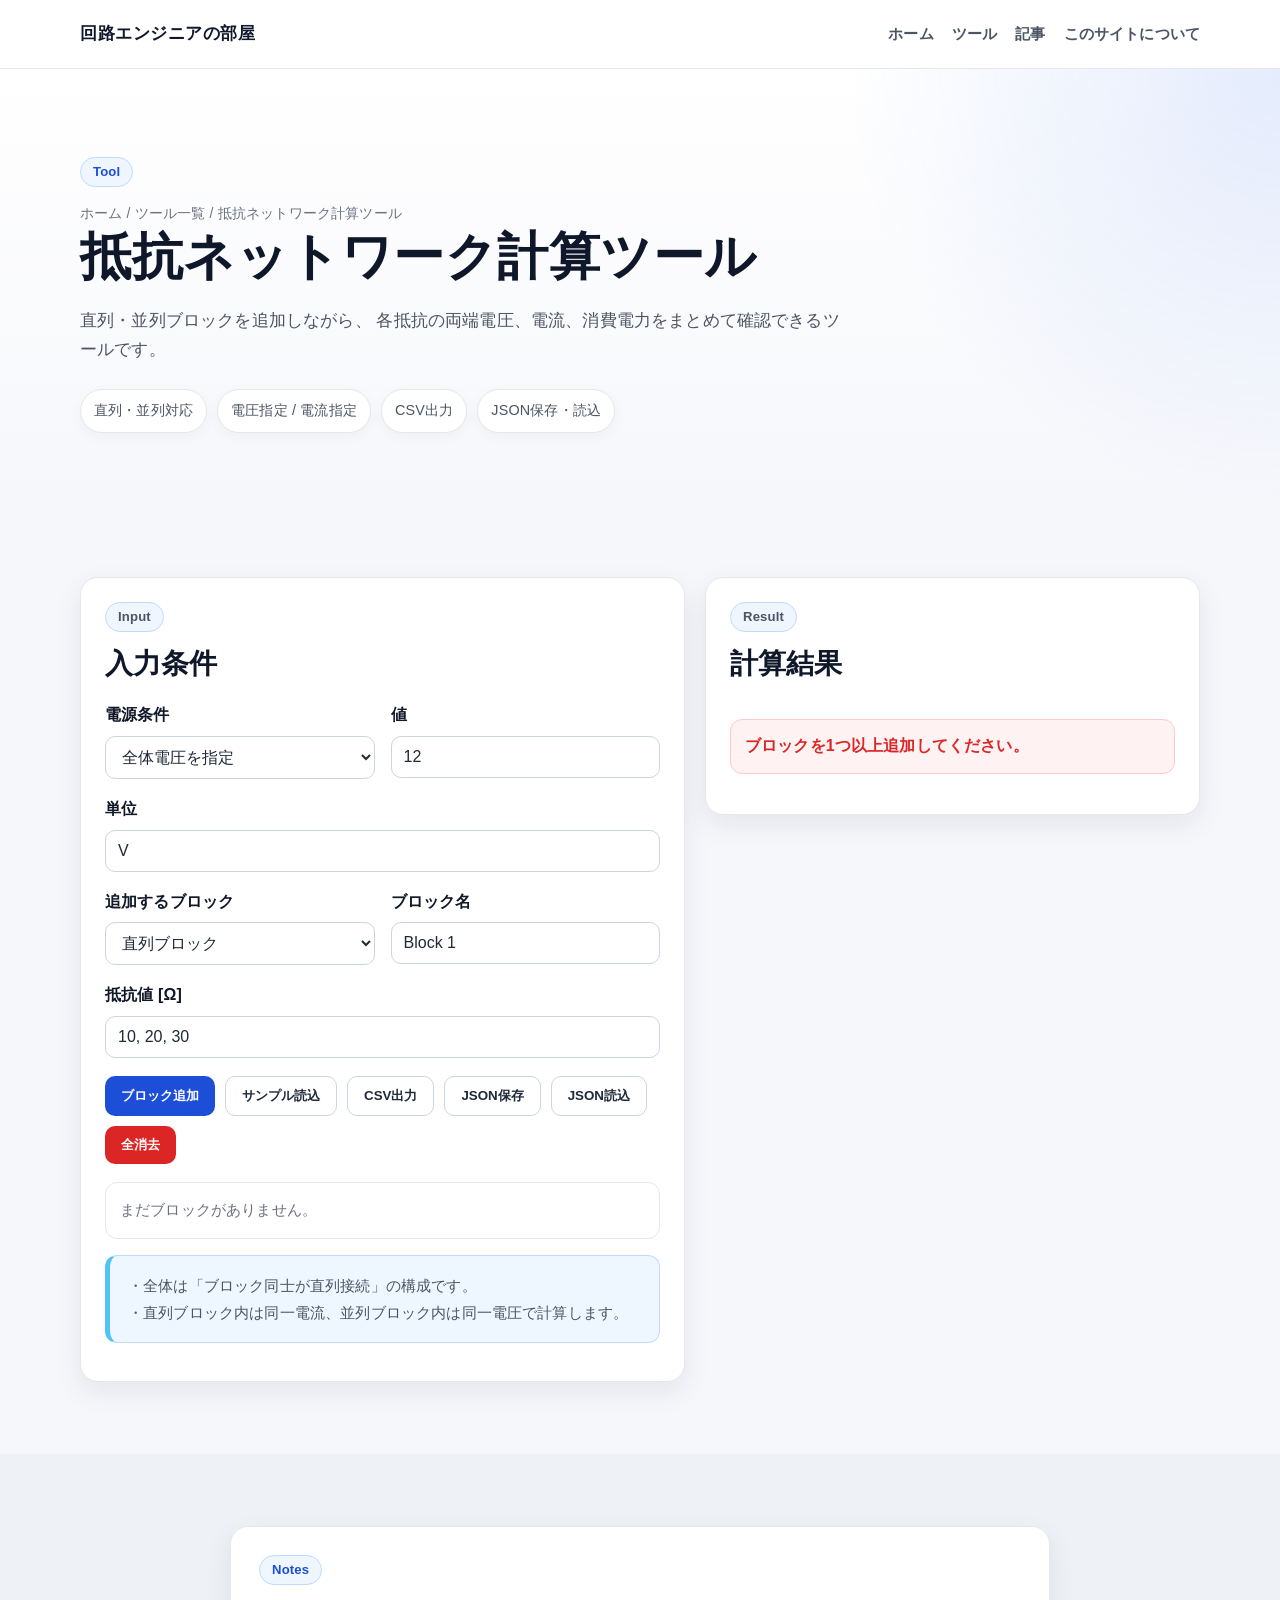
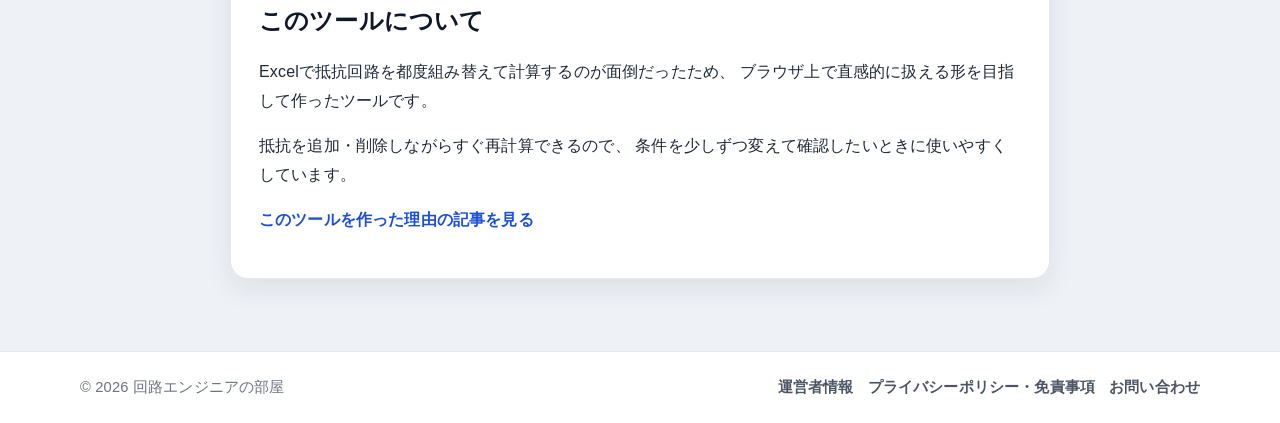
<file: tool-resistor.html>
<!DOCTYPE html>
<html lang="ja">
<head>
  <meta charset="UTF-8">
  <meta name="viewport" content="width=device-width, initial-scale=1.0">
  <title>抵抗ネットワーク計算ツール | 回路エンジニアの部屋</title>
  <meta name="description" content="直列・並列ブロックを追加しながら、各抵抗の電圧・電流・消費電力をまとめて計算できる抵抗ネットワーク計算ツール。">
  <link rel="stylesheet" href="./style.css">
</head>
<body>
  <header class="site-header" id="siteHeader">
    <div class="container header-inner">
      <a class="logo" href="./index.html">回路エンジニアの部屋</a>
      <nav class="nav" aria-label="グローバルナビゲーション">
        <a href="./index.html">ホーム</a>
        <a href="./tools.html">ツール</a>
        <a href="./articles.html">記事</a>
        <a href="./index.html#about">このサイトについて</a>
      </nav>
    </div>
  </header>

  <main>
    <section class="hero">
      <div class="container">
        <p class="hero-label">Tool</p>

        <nav class="meta" aria-label="パンくず">
          <a href="./index.html">ホーム</a>
          <span> / </span>
          <a href="./tools.html">ツール一覧</a>
          <span> / </span>
          <span>抵抗ネットワーク計算ツール</span>
        </nav>

        <h1>抵抗ネットワーク計算ツール</h1>
        <p class="hero-text">
          直列・並列ブロックを追加しながら、
          各抵抗の両端電圧、電流、消費電力をまとめて確認できるツールです。
        </p>

        <div class="hero-tags" aria-label="ツール機能">
          <span>直列・並列対応</span>
          <span>電圧指定 / 電流指定</span>
          <span>CSV出力</span>
          <span>JSON保存・読込</span>
        </div>
      </div>
    </section>

    <section class="section">
      <div class="container">
        <div class="tool-wrap">
          <div class="tool-grid">
            <section class="card">
              <div class="section-head" style="margin-bottom: 20px;">
                <div>
                  <p class="section-kicker">Input</p>
                  <h2>入力条件</h2>
                </div>
              </div>

              <div class="row">
                <div class="field col-4">
                  <label for="sourceMode">電源条件</label>
                  <select id="sourceMode">
                    <option value="voltage">全体電圧を指定</option>
                    <option value="current">全体電流を指定</option>
                  </select>
                </div>

                <div class="field col-4">
                  <label for="sourceValue">値</label>
                  <input id="sourceValue" type="number" step="any" value="12">
                </div>

                <div class="field col-4">
                  <label for="sourceUnit">単位</label>
                  <input id="sourceUnit" type="text" value="V" disabled>
                </div>
              </div>

              <div class="row">
                <div class="field col-4">
                  <label for="newType">追加するブロック</label>
                  <select id="newType">
                    <option value="series">直列ブロック</option>
                    <option value="parallel">並列ブロック</option>
                  </select>
                </div>

                <div class="field col-4">
                  <label for="newName">ブロック名</label>
                  <input id="newName" type="text" value="Block 1">
                </div>

                <div class="field col-4">
                  <label for="newValues">抵抗値 [Ω]</label>
                  <input id="newValues" type="text" value="10, 20, 30">
                </div>
              </div>

              <div class="buttons">
                <button id="addBlockBtn">ブロック追加</button>
                <button id="sampleBtn" class="secondary">サンプル読込</button>
                <button id="exportCsvBtn" class="secondary">CSV出力</button>
                <button id="saveJsonBtn" class="secondary">JSON保存</button>
                <button id="loadJsonBtn" class="secondary">JSON読込</button>
                <button id="clearBtn" class="danger">全消去</button>
              </div>

              <input id="jsonFileInput" type="file" accept=".json,application/json" style="display: none;">

              <div id="networkList" class="network-list"></div>

              <p class="note">
                ・全体は「ブロック同士が直列接続」の構成です。<br>
                ・直列ブロック内は同一電流、並列ブロック内は同一電圧で計算します。
              </p>
            </section>

            <section class="card">
              <div class="section-head" style="margin-bottom: 20px;">
                <div>
                  <p class="section-kicker">Result</p>
                  <h2>計算結果</h2>
                </div>
              </div>

              <div id="resultSummary" class="summary"></div>
              <div id="resultMessage"></div>
              <div id="resultTable"></div>
            </section>
          </div>
        </div>
      </div>
    </section>

    <section class="section alt">
      <div class="container narrow">
        <div class="about-box">
          <p class="section-kicker">Notes</p>
          <h2>このツールについて</h2>
          <p>
            Excelで抵抗回路を都度組み替えて計算するのが面倒だったため、
            ブラウザ上で直感的に扱える形を目指して作ったツールです。
          </p>
          <p>
            抵抗を追加・削除しながらすぐ再計算できるので、
            条件を少しずつ変えて確認したいときに使いやすくしています。
          </p>
          <p>
            <a class="card-link" href="./article-001.html">このツールを作った理由の記事を見る</a>
          </p>
        </div>
      </div>
    </section>
  </main>

  <footer class="site-footer">
    <div class="container footer-inner">
      <p>© <span id="currentYear"></span> 回路エンジニアの部屋</p>
      <nav class="footer-nav" aria-label="フッターナビゲーション">
        <a href="./profile.html">運営者情報</a>
        <a href="./privacy.html">プライバシーポリシー・免責事項</a>
        <a href="./contact.html">お問い合わせ</a>
      </nav>
    </div>
  </footer>

  <script src="./script.js"></script>
  <script src="./tool-resistor.js"></script>
</body>
</html>
</file>
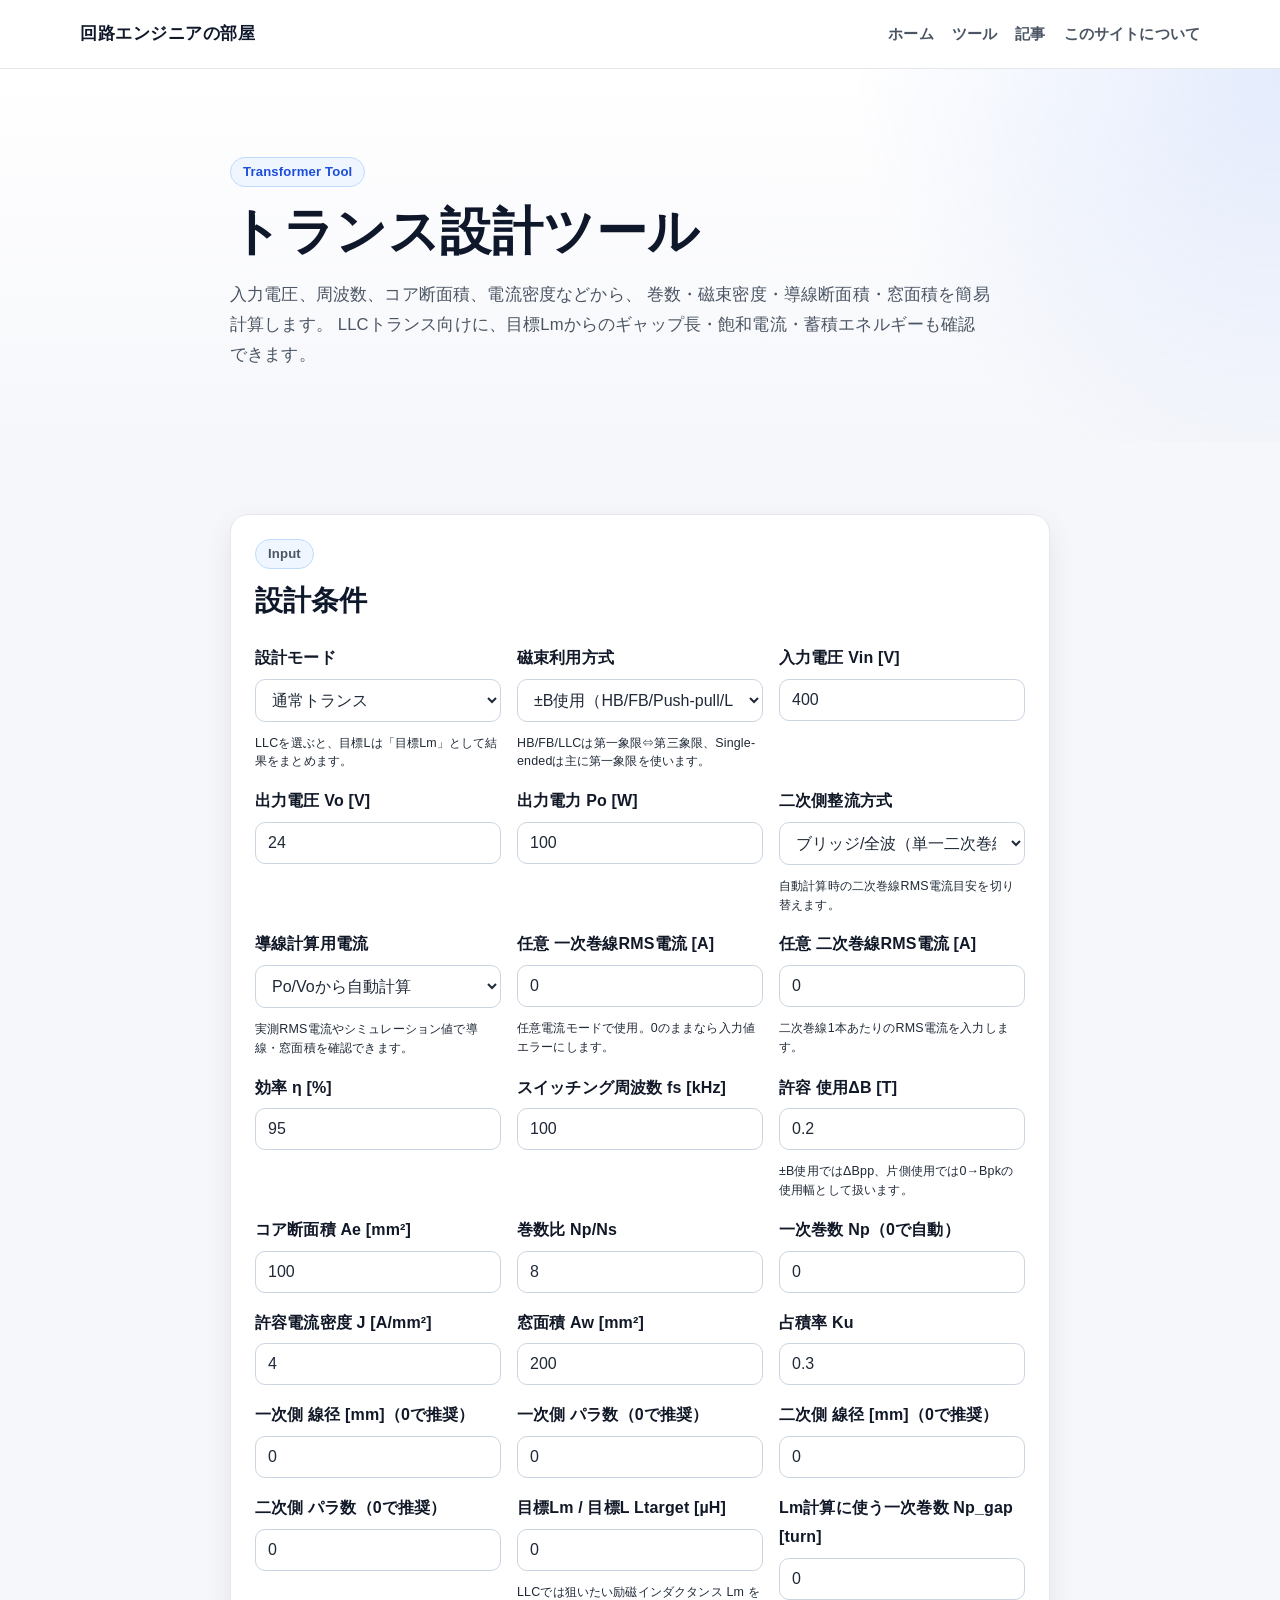
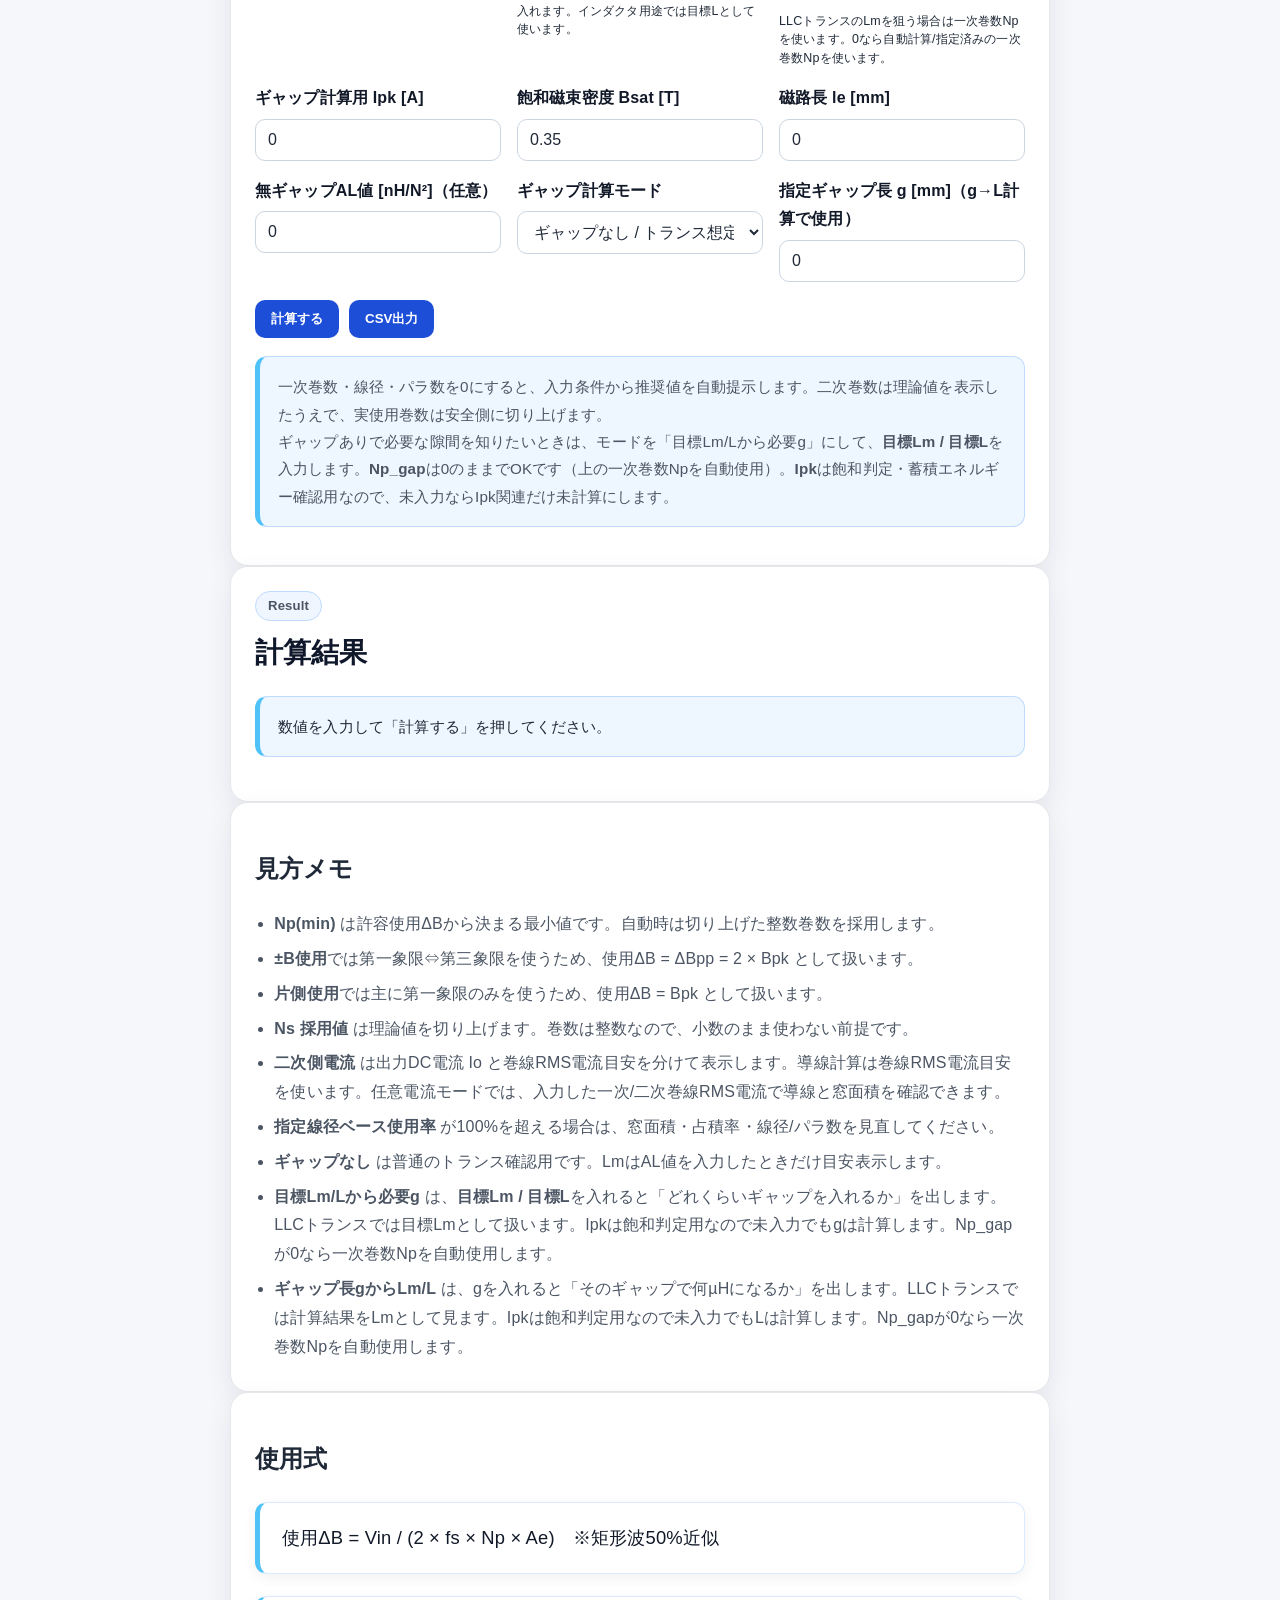
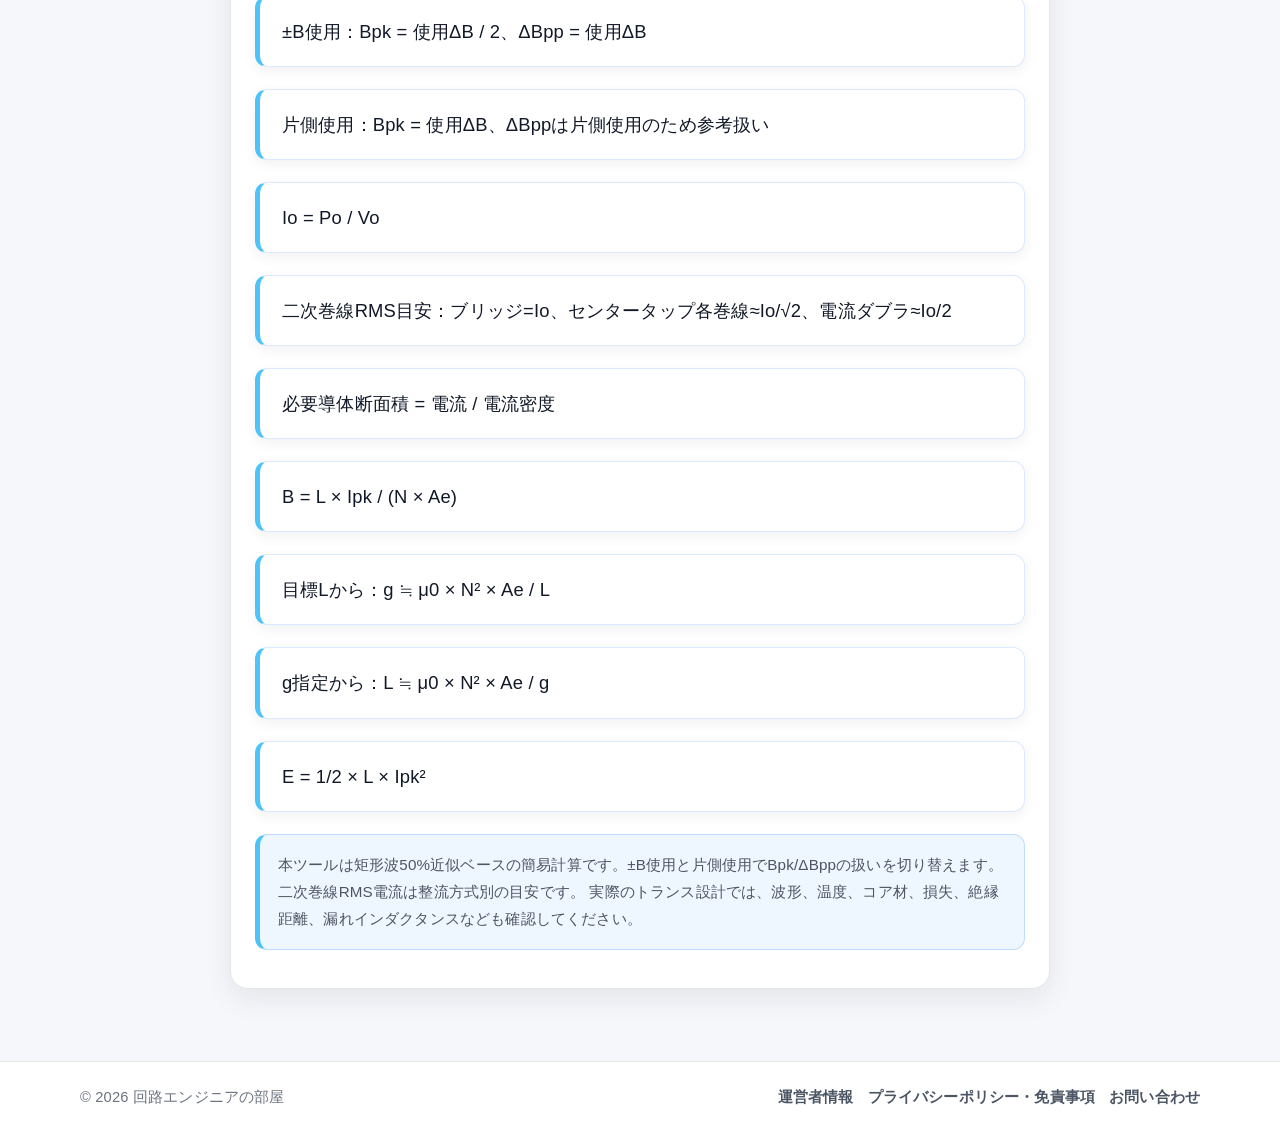
<file: tool-transformer.html>
<!DOCTYPE html>
<html lang="ja">
<head>
  <meta charset="UTF-8">
  <meta name="viewport" content="width=device-width, initial-scale=1.0">
  <title>トランス設計ツール | 回路エンジニアの部屋</title>
  <meta name="description" content="入力電圧、周波数、コア断面積、電流密度などからトランスの巻数・磁束密度・導線断面積・窓面積を簡易計算し、インダクタのギャップ長・飽和・蓄積エネルギーも確認できるツール。">
  <link rel="stylesheet" href="./style.css">
</head>
<body>
  <header class="site-header" id="siteHeader">
    <div class="container header-inner">
      <a class="logo" href="./index.html">回路エンジニアの部屋</a>
      <nav class="nav" aria-label="グローバルナビゲーション">
        <a href="./index.html">ホーム</a>
        <a href="./tools.html">ツール</a>
        <a href="./articles.html">記事</a>
        <a href="./index.html#about">このサイトについて</a>
      </nav>
    </div>
  </header>

  <main>
    <section class="hero">
      <div class="container narrow">
        <p class="hero-label">Transformer Tool</p>
        <h1>トランス設計ツール</h1>
        <p class="hero-text">
          入力電圧、周波数、コア断面積、電流密度などから、
          巻数・磁束密度・導線断面積・窓面積を簡易計算します。
          LLCトランス向けに、目標Lmからのギャップ長・飽和電流・蓄積エネルギーも確認できます。
        </p>
      </div>
    </section>

    <section class="section">
      <div class="container narrow">
        <div class="card">
          <div class="section-head">
            <div>
              <p class="section-kicker">Input</p>
              <h2>設計条件</h2>
            </div>
          </div>

          <div class="row">
            <div class="field col-4">
              <label for="design_mode">設計モード</label>
              <select id="design_mode">
                <option value="normal">通常トランス</option>
                <option value="llc">LLCトランス</option>
              </select>
              <small class="field-help">LLCを選ぶと、目標Lは「目標Lm」として結果をまとめます。</small>
            </div>

            <div class="field col-4">
              <label for="flux_mode">磁束利用方式</label>
              <select id="flux_mode">
                <option value="bipolar">±B使用（HB/FB/Push-pull/LLC）</option>
                <option value="single">片側使用（Single-ended）</option>
              </select>
              <small class="field-help">HB/FB/LLCは第一象限⇔第三象限、Single-endedは主に第一象限を使います。</small>
            </div>

            <div class="field col-4">
              <label for="vin">入力電圧 Vin [V]</label>
              <input type="number" id="vin" value="400">
            </div>

            <div class="field col-4">
              <label for="vo">出力電圧 Vo [V]</label>
              <input type="number" id="vo" value="24">
            </div>

            <div class="field col-4">
              <label for="po">出力電力 Po [W]</label>
              <input type="number" id="po" value="100">
            </div>

            <div class="field col-4">
              <label for="secondary_rectifier">二次側整流方式</label>
              <select id="secondary_rectifier">
                <option value="bridge">ブリッジ/全波（単一二次巻線）</option>
                <option value="center_tap">センタータップ（各巻線交互導通）</option>
                <option value="current_doubler">電流ダブラ（概算）</option>
              </select>
              <small class="field-help">自動計算時の二次巻線RMS電流目安を切り替えます。</small>
            </div>

            <div class="field col-4">
              <label for="current_mode">導線計算用電流</label>
              <select id="current_mode">
                <option value="auto">Po/Voから自動計算</option>
                <option value="manual">任意電流を使用</option>
              </select>
              <small class="field-help">実測RMS電流やシミュレーション値で導線・窓面積を確認できます。</small>
            </div>

            <div class="field col-4">
              <label for="pri_current_manual">任意 一次巻線RMS電流 [A]</label>
              <input type="number" step="0.01" id="pri_current_manual" value="0">
              <small class="field-help">任意電流モードで使用。0のままなら入力値エラーにします。</small>
            </div>

            <div class="field col-4">
              <label for="sec_current_manual">任意 二次巻線RMS電流 [A]</label>
              <input type="number" step="0.01" id="sec_current_manual" value="0">
              <small class="field-help">二次巻線1本あたりのRMS電流を入力します。</small>
            </div>

            <div class="field col-4">
              <label for="eff">効率 η [%]</label>
              <input type="number" id="eff" value="95">
            </div>

            <div class="field col-4">
              <label for="fs">スイッチング周波数 fs [kHz]</label>
              <input type="number" id="fs" value="100">
            </div>

            <div class="field col-4">
              <label for="bmax">許容 使用ΔB [T]</label>
              <input type="number" step="0.01" id="bmax" value="0.2">
              <small class="field-help">±B使用ではΔBpp、片側使用では0→Bpkの使用幅として扱います。</small>
            </div>

            <div class="field col-4">
              <label for="ae">コア断面積 Ae [mm²]</label>
              <input type="number" id="ae" value="100">
            </div>

            <div class="field col-4">
              <label for="ratio">巻数比 Np/Ns</label>
              <input type="number" step="0.1" id="ratio" value="8">
            </div>

            <div class="field col-4">
              <label for="np_manual">一次巻数 Np（0で自動）</label>
              <input type="number" id="np_manual" value="0">
            </div>

            <div class="field col-4">
              <label for="j">許容電流密度 J [A/mm²]</label>
              <input type="number" step="0.1" id="j" value="4">
            </div>

            <div class="field col-4">
              <label for="aw">窓面積 Aw [mm²]</label>
              <input type="number" id="aw" value="200">
            </div>

            <div class="field col-4">
              <label for="ku">占積率 Ku</label>
              <input type="number" step="0.01" id="ku" value="0.3">
            </div>

            <div class="field col-4">
              <label for="pri_wire_dia">一次側 線径 [mm]（0で推奨）</label>
              <input type="number" step="0.01" id="pri_wire_dia" value="0">
            </div>

            <div class="field col-4">
              <label for="pri_parallel">一次側 パラ数（0で推奨）</label>
              <input type="number" id="pri_parallel" value="0">
            </div>

            <div class="field col-4">
              <label for="sec_wire_dia">二次側 線径 [mm]（0で推奨）</label>
              <input type="number" step="0.01" id="sec_wire_dia" value="0">
            </div>

            <div class="field col-4">
              <label for="sec_parallel">二次側 パラ数（0で推奨）</label>
              <input type="number" id="sec_parallel" value="0">
            </div>

            <div class="field col-4">
              <label for="ind_l">目標Lm / 目標L Ltarget [µH]</label>
              <input type="number" step="0.1" id="ind_l" value="0" placeholder="例：500">
              <small class="field-help">LLCでは狙いたい励磁インダクタンス Lm を入れます。インダクタ用途では目標Lとして使います。</small>
            </div>

            <div class="field col-4">
              <label for="ind_n">Lm計算に使う一次巻数 Np_gap [turn]</label>
              <input type="number" step="1" id="ind_n" value="0" placeholder="0なら上のNpを自動使用">
              <small class="field-help">LLCトランスのLmを狙う場合は一次巻数Npを使います。0なら自動計算/指定済みの一次巻数Npを使います。</small>
            </div>

            <div class="field col-4">
              <label for="ind_ipk">ギャップ計算用 Ipk [A]</label>
              <input type="number" step="0.1" id="ind_ipk" value="0" placeholder="例：2.5">
            </div>

            <div class="field col-4">
              <label for="bsat">飽和磁束密度 Bsat [T]</label>
              <input type="number" step="0.01" id="bsat" value="0.35">
            </div>

            <div class="field col-4">
              <label for="le">磁路長 le [mm]</label>
              <input type="number" step="0.1" id="le" value="0">
            </div>

            <div class="field col-4">
              <label for="al_no_gap">無ギャップAL値 [nH/N²]（任意）</label>
              <input type="number" step="1" id="al_no_gap" value="0">
            </div>

            <div class="field col-4">
              <label for="gap_mode">ギャップ計算モード</label>
              <select id="gap_mode">
                <option value="none">ギャップなし / トランス想定</option>
                <option value="target_l">目標Lm/Lから必要gを計算</option>
                <option value="given_g">ギャップ長gからLm/Lを計算</option>
              </select>
            </div>

            <div class="field col-4">
              <label for="gap_g">指定ギャップ長 g [mm]（g→L計算で使用）</label>
              <input type="number" step="0.001" id="gap_g" value="0" placeholder="例：0.3">
            </div>
          </div>

          <div class="buttons">
            <button type="button" onclick="calcTransformer()">計算する</button>
            <button type="button" onclick="exportTransformerCsv()">CSV出力</button>
          </div>

          <p class="note">
            一次巻数・線径・パラ数を0にすると、入力条件から推奨値を自動提示します。二次巻数は理論値を表示したうえで、実使用巻数は安全側に切り上げます。<br>ギャップありで必要な隙間を知りたいときは、モードを「目標Lm/Lから必要g」にして、<strong>目標Lm / 目標L</strong>を入力します。<strong>Np_gap</strong>は0のままでOKです（上の一次巻数Npを自動使用）。<strong>Ipk</strong>は飽和判定・蓄積エネルギー確認用なので、未入力ならIpk関連だけ未計算にします。
          </p>
        </div>

        <div class="card">
          <div class="section-head">
            <div>
              <p class="section-kicker">Result</p>
              <h2>計算結果</h2>
            </div>
          </div>

          <div id="resultMessage" class="note">
            数値を入力して「計算する」を押してください。
          </div>
          <div id="resultTable"></div>
        </div>

        <div class="card">
          <h2>見方メモ</h2>
          <ul class="compact-list">
            <li><strong>Np(min)</strong> は許容使用ΔBから決まる最小値です。自動時は切り上げた整数巻数を採用します。</li>
            <li><strong>±B使用</strong>では第一象限⇔第三象限を使うため、使用ΔB = ΔBpp = 2 × Bpk として扱います。</li>
            <li><strong>片側使用</strong>では主に第一象限のみを使うため、使用ΔB = Bpk として扱います。</li>
            <li><strong>Ns 採用値</strong> は理論値を切り上げます。巻数は整数なので、小数のまま使わない前提です。</li>
            <li><strong>二次側電流</strong> は出力DC電流 Io と巻線RMS電流目安を分けて表示します。導線計算は巻線RMS電流目安を使います。任意電流モードでは、入力した一次/二次巻線RMS電流で導線と窓面積を確認できます。</li>
            <li><strong>指定線径ベース使用率</strong> が100%を超える場合は、窓面積・占積率・線径/パラ数を見直してください。</li>
            <li><strong>ギャップなし</strong> は普通のトランス確認用です。LmはAL値を入力したときだけ目安表示します。</li>
            <li><strong>目標Lm/Lから必要g</strong> は、<strong>目標Lm / 目標L</strong>を入れると「どれくらいギャップを入れるか」を出します。LLCトランスでは目標Lmとして扱います。Ipkは飽和判定用なので未入力でもgは計算します。Np_gapが0なら一次巻数Npを自動使用します。</li>
            <li><strong>ギャップ長gからLm/L</strong> は、gを入れると「そのギャップで何µHになるか」を出します。LLCトランスでは計算結果をLmとして見ます。Ipkは飽和判定用なので未入力でもLは計算します。Np_gapが0なら一次巻数Npを自動使用します。</li>
          </ul>
        </div>

        <div class="card">
          <h2>使用式</h2>
          <div class="equation">使用ΔB = Vin / (2 × fs × Np × Ae)　※矩形波50%近似</div>
          <div class="equation">±B使用：Bpk = 使用ΔB / 2、ΔBpp = 使用ΔB</div>
          <div class="equation">片側使用：Bpk = 使用ΔB、ΔBppは片側使用のため参考扱い</div>
          <div class="equation">Io = Po / Vo</div>
          <div class="equation">二次巻線RMS目安：ブリッジ=Io、センタータップ各巻線≈Io/√2、電流ダブラ≈Io/2</div>
          <div class="equation">必要導体断面積 = 電流 / 電流密度</div>
          <div class="equation">B = L × Ipk / (N × Ae)</div>
          <div class="equation">目標Lから：g ≒ μ0 × N² × Ae / L</div>
          <div class="equation">g指定から：L ≒ μ0 × N² × Ae / g</div>
          <div class="equation">E = 1/2 × L × Ipk²</div>
          <p class="note">
            本ツールは矩形波50%近似ベースの簡易計算です。±B使用と片側使用でBpk/ΔBppの扱いを切り替えます。二次巻線RMS電流は整流方式別の目安です。
            実際のトランス設計では、波形、温度、コア材、損失、絶縁距離、漏れインダクタンスなども確認してください。
          </p>
        </div>
      </div>
    </section>
  </main>

  <footer class="site-footer">
    <div class="container footer-inner">
      <p>© <span id="currentYear"></span> 回路エンジニアの部屋</p>
      <nav class="footer-nav" aria-label="フッターナビゲーション">
        <a href="./profile.html">運営者情報</a>
        <a href="./privacy.html">プライバシーポリシー・免責事項</a>
        <a href="./contact.html">お問い合わせ</a>
      </nav>
    </div>
  </footer>

  <script src="./script.js"></script>
  <script>
    const MU0 = 4 * Math.PI * 1e-7;
    let latestCsvRows = [];

    function getNumber(id){
      const value = parseFloat(document.getElementById(id).value);
      return Number.isFinite(value) ? value : NaN;
    }

    function getOptionalNumber(id, fallback = 0){
      const el = document.getElementById(id);
      if(!el || String(el.value).trim() === "") return fallback;
      const value = parseFloat(el.value);
      return Number.isFinite(value) ? value : NaN;
    }

    function hasNumberInput(id){
      const el = document.getElementById(id);
      return !!el && String(el.value).trim() !== "" && Number.isFinite(parseFloat(el.value));
    }

    function getInputText(id){
      const el = document.getElementById(id);
      return el ? el.value : "";
    }

    function wireArea(dia){
      return Math.PI * dia * dia / 4;
    }

    function fmt(value, digits, unit){
      if(!Number.isFinite(value)) return "—";
      return `${value.toFixed(digits)}${unit ? " " + unit : ""}`;
    }

    function csvEscape(value){
      const text = String(value ?? "");
      return `"${text.replace(/"/g, '""')}"`;
    }

    function getRecommendedWire(requiredArea, fsHz){
      const standardDias = [0.10, 0.12, 0.16, 0.18, 0.20, 0.25, 0.32, 0.40, 0.45, 0.50, 0.60, 0.70, 0.80, 1.00, 1.20, 1.60, 2.00];
      const skinDepth = 66 / Math.sqrt(fsHz);
      const targetMaxDia = Math.max(0.10, Math.min(0.80, 2 * skinDepth));

      let dia = standardDias[0];
      for(const d of standardDias){
        if(d <= targetMaxDia){
          dia = d;
        }
      }

      const parallel = Math.max(1, Math.ceil(requiredArea / wireArea(dia)));
      const actualArea = wireArea(dia) * parallel;

      return { dia, parallel, actualArea, skinDepth };
    }

    function addRow(rows, category, item, result){
      rows.push({ category, item, result });
    }

    function getSecondaryRectifierInfo(mode){
      if(mode === "center_tap"){
        return {
          label: "センタータップ（各巻線交互導通）",
          rmsFactor: 1 / Math.sqrt(2),
          windingCount: 2,
          note: "各二次巻線は半周期導通の目安。Nsは片側巻線として扱います。"
        };
      }
      if(mode === "current_doubler"){
        return {
          label: "電流ダブラ（概算）",
          rmsFactor: 0.5,
          windingCount: 1,
          note: "概算です。実際は共振電流波形・出力インダクタ電流リップルで変わります。"
        };
      }
      return {
        label: "ブリッジ/全波（単一二次巻線）",
        rmsFactor: 1,
        windingCount: 1,
        note: "単一二次巻線に出力電流相当が流れる目安です。"
      };
    }

    function addInputRows(csvRows){
      const inputs = [
        ["入力", "設計モード", document.getElementById("design_mode").value],
        ["入力", "磁束利用方式", document.getElementById("flux_mode").value],
        ["入力", "入力電圧 Vin [V]", getInputText("vin")],
        ["入力", "出力電圧 Vo [V]", getInputText("vo")],
        ["入力", "出力電力 Po [W]", getInputText("po")],
        ["入力", "二次側整流方式", document.getElementById("secondary_rectifier").value],
        ["入力", "導線計算用電流", document.getElementById("current_mode") ? document.getElementById("current_mode").value : "auto"],
        ["入力", "任意 一次巻線RMS電流 [A]", getInputText("pri_current_manual")],
        ["入力", "任意 二次巻線RMS電流 [A]", getInputText("sec_current_manual")],
        ["入力", "効率 η [%]", getInputText("eff")],
        ["入力", "スイッチング周波数 fs [kHz]", getInputText("fs")],
        ["入力", "許容 使用ΔB [T]", getInputText("bmax")],
        ["入力", "コア断面積 Ae [mm²]", getInputText("ae")],
        ["入力", "巻数比 Np/Ns", getInputText("ratio")],
        ["入力", "一次巻数 Np（0で自動）", getInputText("np_manual")],
        ["入力", "許容電流密度 J [A/mm²]", getInputText("j")],
        ["入力", "窓面積 Aw [mm²]", getInputText("aw")],
        ["入力", "占積率 Ku", getInputText("ku")],
        ["入力", "一次側 線径 [mm]", getInputText("pri_wire_dia")],
        ["入力", "一次側 パラ数", getInputText("pri_parallel")],
        ["入力", "二次側 線径 [mm]", getInputText("sec_wire_dia")],
        ["入力", "二次側 パラ数", getInputText("sec_parallel")],
        ["入力", "目標L Ltarget [µH]", getInputText("ind_l")],
        ["入力", "Lm計算に使う一次巻数 Np_gap [turn]（0ならNp自動）", getInputText("ind_n")],
        ["入力", "ピーク電流 Ipk [A]", getInputText("ind_ipk")],
        ["入力", "飽和磁束密度 Bsat [T]", getInputText("bsat")],
        ["入力", "磁路長 le [mm]", getInputText("le")],
        ["入力", "無ギャップAL値 [nH/N²]", getInputText("al_no_gap")],
        ["入力", "ギャップ計算モード", document.getElementById("gap_mode").value],
        ["入力", "ギャップ長 g [mm]", getInputText("gap_g")]
      ];
      for(const row of inputs){
        csvRows.push(row);
      }
    }

    function calcTransformer(){
      const designMode = document.getElementById("design_mode").value;
      const fluxMode = document.getElementById("flux_mode").value;
      const isBipolarFlux = fluxMode === "bipolar";
      const fluxModeLabel = isBipolarFlux ? "±B使用（HB/FB/Push-pull/LLC）" : "片側使用（Single-ended）";
      const vin = getNumber("vin");
      const vo = getNumber("vo");
      const po = getNumber("po");
      const secondaryRectifier = document.getElementById("secondary_rectifier").value;
      const rectifierInfo = getSecondaryRectifierInfo(secondaryRectifier);
      const currentMode = document.getElementById("current_mode") ? document.getElementById("current_mode").value : "auto";
      const useManualCurrent = currentMode === "manual";
      const priCurrentManual = getOptionalNumber("pri_current_manual", 0);
      const secCurrentManual = getOptionalNumber("sec_current_manual", 0);
      const eff = getNumber("eff") / 100;
      const fs = getNumber("fs") * 1000;
      const usedDeltaBLimit = getNumber("bmax");
      const bpkLimit = isBipolarFlux ? usedDeltaBLimit / 2 : usedDeltaBLimit;
      const ae_mm2 = getNumber("ae");
      const ratio = getNumber("ratio");
      const np_manual = getNumber("np_manual");
      const j = getNumber("j");
      const aw = getNumber("aw");
      const ku = getNumber("ku");
      const priWireDiaInput = getNumber("pri_wire_dia");
      const priParallelInput = getNumber("pri_parallel");
      const secWireDiaInput = getNumber("sec_wire_dia");
      const secParallelInput = getNumber("sec_parallel");
      const indL_uH = getNumber("ind_l");
      const indN = getNumber("ind_n");
      const indIpk = getOptionalNumber("ind_ipk", 0);
      const hasIndIpk = hasNumberInput("ind_ipk") && indIpk > 0;
      const bsat = getNumber("bsat");
      const le_mm = getNumber("le");
      const alNoGap_nH = getNumber("al_no_gap");
      const gapMode = document.getElementById("gap_mode").value;
      const gapG_mm = getNumber("gap_g");

      const resultMessage = document.getElementById("resultMessage");
      const resultTable = document.getElementById("resultTable");

      const values = [vin, vo, po, priCurrentManual, secCurrentManual, eff, fs, usedDeltaBLimit, bpkLimit, ae_mm2, ratio, np_manual, j, aw, ku, priWireDiaInput, priParallelInput, secWireDiaInput, secParallelInput, indL_uH, indN, indIpk, bsat, le_mm, alNoGap_nH, gapG_mm];
      if(values.some(v => !Number.isFinite(v)) || vin <= 0 || vo <= 0 || po <= 0 || priCurrentManual < 0 || secCurrentManual < 0 || (useManualCurrent && (priCurrentManual <= 0 || secCurrentManual <= 0)) || eff <= 0 || fs <= 0 || usedDeltaBLimit <= 0 || bpkLimit <= 0 || ae_mm2 <= 0 || ratio <= 0 || j <= 0 || aw <= 0 || ku <= 0 || np_manual < 0 || priWireDiaInput < 0 || priParallelInput < 0 || secWireDiaInput < 0 || secParallelInput < 0 || indL_uH < 0 || indN < 0 || indIpk < 0 || bsat <= 0 || le_mm < 0 || alNoGap_nH < 0 || gapG_mm < 0){
        resultMessage.innerHTML = "⚠ 入力値を確認してください。0未満、空欄、または主要条件が0以下だと計算できません。";
        resultTable.innerHTML = "";
        latestCsvRows = [];
        return;
      }

      const ae = ae_mm2 * 1e-6;
      const pin = po / eff;
      const iinAuto = pin / vin;
      const io = po / vo;
      const secWindingRmsAuto = io * rectifierInfo.rmsFactor;
      const iin = useManualCurrent ? priCurrentManual : iinAuto;
      const secWindingRms = useManualCurrent ? secCurrentManual : secWindingRmsAuto;
      const secWindingCount = rectifierInfo.windingCount;
      const currentModeLabel = useManualCurrent ? "任意電流を使用" : "Po/Voから自動計算";

      const np_min = vin / (2 * fs * usedDeltaBLimit * ae);
      const np = np_manual > 0 ? np_manual : Math.ceil(np_min);
      const npForGap = indN > 0 ? Math.ceil(indN) : np;
      const npForGapNote = indN > 0 ? "入力されたNp_gapを使用" : "Np_gap=0のため、上の一次巻数Npを自動使用";
      const nsIdeal = np / ratio;
      const ns = Math.ceil(nsIdeal);
      const actualRatio = np / ns;
      const voRatioOnly = vin / actualRatio;
      const usedDeltaBActual = vin / (2 * fs * np * ae);
      const bpkActual = isBipolarFlux ? usedDeltaBActual / 2 : usedDeltaBActual;
      const deltaBppActual = isBipolarFlux ? usedDeltaBActual : NaN;
      const deltaBppLimit = isBipolarFlux ? usedDeltaBLimit : NaN;

      const priAreaRequired = iin / j;
      const secAreaRequired = secWindingRms / j;
      const priDiaEquivalent = Math.sqrt((4 * priAreaRequired) / Math.PI);
      const secDiaEquivalent = Math.sqrt((4 * secAreaRequired) / Math.PI);

      const priRecommend = getRecommendedWire(priAreaRequired, fs);
      const secRecommend = getRecommendedWire(secAreaRequired, fs);

      const priWireDia = priWireDiaInput > 0 ? priWireDiaInput : priRecommend.dia;
      const secWireDia = secWireDiaInput > 0 ? secWireDiaInput : secRecommend.dia;
      const priParallel = priParallelInput > 0 ? Math.ceil(priParallelInput) : Math.max(1, Math.ceil(priAreaRequired / wireArea(priWireDia)));
      const secParallel = secParallelInput > 0 ? Math.ceil(secParallelInput) : Math.max(1, Math.ceil(secAreaRequired / wireArea(secWireDia)));

      const priActualArea = wireArea(priWireDia) * priParallel;
      const secActualArea = wireArea(secWireDia) * secParallel;
      const priActualJ = iin / priActualArea;
      const secActualJ = secWindingRms / secActualArea;

      const copperAreaRequired = (priAreaRequired * np) + (secAreaRequired * ns * secWindingCount);
      const copperAreaActual = (priActualArea * np) + (secActualArea * ns * secWindingCount);
      const usableWindow = aw * ku;
      const windowUsageRequired = (copperAreaRequired / usableWindow) * 100;
      const windowUsageActual = (copperAreaActual / usableWindow) * 100;

      const messages = [];
      if(useManualCurrent){
        messages.push("ℹ 導線計算：任意入力した一次/二次巻線RMS電流を使用中");
      }
      if(ns !== nsIdeal){
        messages.push(`✓ 二次巻数：理論値 ${nsIdeal.toFixed(2)} turn → ${ns} turn に切り上げ`);
      }

      if(bpkActual > bpkLimit){
        messages.push("⚠ トランス：Bpkが許容値を超えています");
      }else if(bpkActual > bpkLimit * 0.9){
        messages.push("▲ トランス：Bpkが高め");
      }else{
        messages.push("✓ トランス：Bpk OK");
      }

      if(priActualJ > j || secActualJ > j){
        messages.push("⚠ 導線：指定線径/パラ数では電流密度が高すぎます");
      }else if(priActualJ > j * 0.9 || secActualJ > j * 0.9){
        messages.push("▲ 導線：電流密度が上限に近いです");
      }else{
        messages.push("✓ 導線：電流密度 OK");
      }

      if(windowUsageActual > 100){
        messages.push("⚠ 窓面積：巻線が窓に収まりません");
      }else if(windowUsageActual > 85){
        messages.push("▲ 窓面積：巻線密度高め");
      }else{
        messages.push("✓ 窓面積：OK");
      }

      const rows = [];
      addRow(rows, "巻数", "一次最小巻数 Np(min)", fmt(np_min, 2, "turn"));
      addRow(rows, "巻数", "一次巻数 Np", fmt(np, 0, "turn"));
      addRow(rows, "巻数", "二次巻数 Ns 理論値", fmt(nsIdeal, 2, "turn"));
      addRow(rows, "巻数", "二次巻数 Ns 採用値", `${fmt(ns, 0, "turn")}（切り上げ）`);
      addRow(rows, "巻数", "実際の巻数比 Np/Ns", fmt(actualRatio, 2, ""));
      addRow(rows, "巻数", "巻数比だけで見た二次電圧目安", fmt(voRatioOnly, 2, "V"));
      addRow(rows, "磁束", "磁束利用方式", fluxModeLabel);
      addRow(rows, "磁束", "許容 使用ΔB", fmt(usedDeltaBLimit, 3, "T"));
      addRow(rows, "磁束", "許容 Bpk", fmt(bpkLimit, 3, "T"));
      addRow(rows, "磁束", "実際の 使用ΔB", fmt(usedDeltaBActual, 3, "T"));
      addRow(rows, "磁束", "実際の Bpk", fmt(bpkActual, 3, "T"));
      addRow(rows, "磁束", "実際の ΔBpp", isBipolarFlux ? fmt(deltaBppActual, 3, "T") : "—（片側使用）");
      addRow(rows, "電流", "導線計算用電流モード", currentModeLabel);
      addRow(rows, "電流", "一次側入力電流 自動計算値", fmt(iinAuto, 2, "A"));
      addRow(rows, "電流", "一次巻線RMS電流 採用値", fmt(iin, 2, "A"));
      addRow(rows, "電流", "二次側 出力DC電流 Io", fmt(io, 2, "A"));
      addRow(rows, "電流", "二次側整流方式", rectifierInfo.label);
      addRow(rows, "電流", "二次巻線RMS電流 自動目安", fmt(secWindingRmsAuto, 2, "A"));
      addRow(rows, "電流", "二次巻線RMS電流 採用値", fmt(secWindingRms, 2, "A"));
      addRow(rows, "電流", "二次巻線本数係数", `${secWindingCount}（${rectifierInfo.note}）`);
      addRow(rows, "導線", "一次側 必要導体断面積", fmt(priAreaRequired, 2, "mm²"));
      addRow(rows, "導線", "二次側 必要導体断面積", fmt(secAreaRequired, 2, "mm²"));
      addRow(rows, "導線", "一次側 単線換算径", fmt(priDiaEquivalent, 2, "mm"));
      addRow(rows, "導線", "二次側 単線換算径", fmt(secDiaEquivalent, 2, "mm"));
      addRow(rows, "推奨", "一次側 推奨線径×パラ数", `φ${priRecommend.dia.toFixed(2)} mm × ${priRecommend.parallel}本`);
      addRow(rows, "推奨", "二次側 推奨線径×パラ数", `φ${secRecommend.dia.toFixed(2)} mm × ${secRecommend.parallel}本`);
      addRow(rows, "指定", "一次側 使用線径×パラ数", `φ${priWireDia.toFixed(2)} mm × ${priParallel}本`);
      addRow(rows, "指定", "二次側 使用線径×パラ数", `φ${secWireDia.toFixed(2)} mm × ${secParallel}本`);
      addRow(rows, "指定", "一次側 実効導体断面積 / 電流密度", `${fmt(priActualArea, 2, "mm²")} / ${fmt(priActualJ, 2, "A/mm²")}`);
      addRow(rows, "指定", "二次側 実効導体断面積 / 電流密度", `${fmt(secActualArea, 2, "mm²")} / ${fmt(secActualJ, 2, "A/mm²")}`);
      addRow(rows, "表皮効果", "銅の表皮深さ目安", fmt(priRecommend.skinDepth, 3, "mm"));
      addRow(rows, "窓面積", "必要断面積ベース使用率", fmt(windowUsageRequired, 1, "%"));
      addRow(rows, "窓面積", "指定線径ベース使用率", fmt(windowUsageActual, 1, "%"));
      addRow(rows, "窓面積", "使用可能窓面積", fmt(usableWindow, 1, "mm²"));

      const lmNoGap_uH = alNoGap_nH > 0 ? alNoGap_nH * np * np / 1000 : NaN;
      const imNoGap_pk = Number.isFinite(lmNoGap_uH) ? vin / (4 * fs * (lmNoGap_uH * 1e-6)) : NaN;
      addRow(rows, "ギャップなし", "無ギャップ想定Lm = AL×Np²", fmt(lmNoGap_uH, 2, "µH"));
      addRow(rows, "ギャップなし", "励磁電流目安 Vin/(4fsLm)", fmt(imNoGap_pk, 2, "A pk"));

      let indRows = {
        mode: "ギャップなし / トランス想定", indL: "—", indN: "—", indIpk: "—", bInd: "—", bsatUsage: "—", iSat: "—", iSafe: "—", energy: "—", alGapped: "—", gap: "—", gapHalf: "—", hApprox: "—", gapFromAl: "—", note: "ギャップ計算なし"
      };

      if(gapMode === "target_l"){
        indRows.mode = "目標Lm/Lから必要gを計算";
        if(indL_uH > 0 && npForGap > 0){
          const indL = indL_uH * 1e-6;
          const gap_m_simple = MU0 * npForGap * npForGap * ae / indL;
          const gap_mm_simple = gap_m_simple * 1000;
          const bInd = hasIndIpk ? indL * indIpk / (npForGap * ae) : NaN;
          const energy = hasIndIpk ? 0.5 * indL * indIpk * indIpk : NaN;
          const alGapped_nH = indL / (npForGap * npForGap) * 1e9;
          const iSat = bsat * npForGap * ae / indL;
          const iSafe = bsat * 0.8 * npForGap * ae / indL;
          const hApprox = (hasIndIpk && le_mm > 0) ? npForGap * indIpk / (le_mm * 1e-3) : NaN;
          let gapFromAl_mm = NaN;

          if(alNoGap_nH > 0){
            const alNoGap_H = alNoGap_nH * 1e-9;
            const alGap_H = alGapped_nH * 1e-9;
            gapFromAl_mm = MU0 * ae * (1 / alGap_H - 1 / alNoGap_H) * 1000;
          }

          if(hasIndIpk){
            if(bInd > bsat){
              messages.push("⚠ ギャップあり：BpkがBsatを超えています");
            }else if(bInd > bsat * 0.8){
              messages.push("▲ ギャップあり：BpkがBsatの80%を超えています");
            }else{
              messages.push("✓ ギャップあり：飽和判定 OK");
            }
          }else{
            messages.push("ℹ ギャップあり：Ipk未入力のためBpk・蓄積エネルギー・飽和判定は未計算");
          }

          indRows = {
            mode: "目標Lm/Lから必要gを計算",
            indL: fmt(indL_uH, 2, "µH"),
            indN: `${fmt(npForGap, 0, "turn")}（${npForGapNote}）`,
            indIpk: hasIndIpk ? fmt(indIpk, 2, "A") : "—（未入力）",
            bInd: fmt(bInd, 3, "T"),
            bsatUsage: fmt(bInd / bsat * 100, 1, "%"),
            iSat: fmt(iSat, 2, "A"),
            iSafe: fmt(iSafe, 2, "A"),
            energy: fmt(energy * 1000, 3, "mJ"),
            alGapped: fmt(alGapped_nH, 1, "nH/N²"),
            gap: fmt(gap_mm_simple, 3, "mm"),
            gapHalf: `${fmt(gap_mm_simple / 2, 3, "mm")} × 2面`,
            hApprox: fmt(hApprox, 0, "A/m"),
            gapFromAl: fmt(gapFromAl_mm, 3, "mm"),
            note: alNoGap_nH > 0 ? `無ギャップAL補正込みgも併記 / ${npForGapNote}` : `コア透磁率を無限大とした簡易g / ${npForGapNote}`
          };
        }else{
          messages.push("▲ 目標Lm/Lモード：Ltargetを入力すると必要ギャップgを計算します。Ipk未入力時はIpk関連のみ未計算です。Np_gapは0なら一次巻数Npを自動使用します");
        }
      }else if(gapMode === "given_g"){
        indRows.mode = "ギャップ長gからLm/Lを計算";
        if(gapG_mm > 0 && npForGap > 0){
          const gap_m = gapG_mm * 1e-3;
          const alSimple_H = MU0 * ae / gap_m;
          let alEff_H = alSimple_H;
          let note = "コア透磁率を無限大とした簡易L";

          if(alNoGap_nH > 0){
            const alNoGap_H = alNoGap_nH * 1e-9;
            alEff_H = 1 / ((1 / alNoGap_H) + (gap_m / (MU0 * ae)));
            note = "無ギャップAL補正込みL";
          }

          const indL = alEff_H * npForGap * npForGap;
          const indL_calc_uH = indL * 1e6;
          const bInd = hasIndIpk ? indL * indIpk / (npForGap * ae) : NaN;
          const energy = hasIndIpk ? 0.5 * indL * indIpk * indIpk : NaN;
          const alGapped_nH = alEff_H * 1e9;
          const iSat = bsat * npForGap * ae / indL;
          const iSafe = bsat * 0.8 * npForGap * ae / indL;
          const hApprox = (hasIndIpk && le_mm > 0) ? npForGap * indIpk / (le_mm * 1e-3) : NaN;

          if(hasIndIpk){
            if(bInd > bsat){
              messages.push("⚠ g指定：BpkがBsatを超えています");
            }else if(bInd > bsat * 0.8){
              messages.push("▲ g指定：BpkがBsatの80%を超えています");
            }else{
              messages.push("✓ g指定：飽和判定 OK");
            }
          }else{
            messages.push("ℹ g指定：Ipk未入力のためBpk・蓄積エネルギー・飽和判定は未計算");
          }

          indRows = {
            mode: "ギャップ長gからLm/Lを計算",
            indL: fmt(indL_calc_uH, 2, "µH"),
            indN: `${fmt(npForGap, 0, "turn")}（${npForGapNote}）`,
            indIpk: hasIndIpk ? fmt(indIpk, 2, "A") : "—（未入力）",
            bInd: fmt(bInd, 3, "T"),
            bsatUsage: fmt(bInd / bsat * 100, 1, "%"),
            iSat: fmt(iSat, 2, "A"),
            iSafe: fmt(iSafe, 2, "A"),
            energy: fmt(energy * 1000, 3, "mJ"),
            alGapped: fmt(alGapped_nH, 1, "nH/N²"),
            gap: fmt(gapG_mm, 3, "mm"),
            gapHalf: `${fmt(gapG_mm / 2, 3, "mm")} × 2面`,
            hApprox: fmt(hApprox, 0, "A/m"),
            gapFromAl: "—",
            note: `${note} / ${npForGapNote}`
          };
        }else{
          messages.push("▲ g指定モード：gを入力すると、そのギャップでのLm/Lを計算します。Ipk未入力時はIpk関連のみ未計算です。Np_gapは0なら一次巻数Npを自動使用します");
        }
      }else{
        messages.push("ℹ ギャップなし：通常トランス想定です。AL値を入れるとLm目安のみ表示します");
      }

      addRow(rows, "ギャップ", "計算モード", indRows.mode);
      addRow(rows, "ギャップ", "計算メモ", indRows.note);
      addRow(rows, "ギャップ/インダクタ", designMode === "llc" ? "目標/計算 励磁インダクタンス Lm" : "目標/計算インダクタンス L", indRows.indL);
      addRow(rows, "ギャップ/インダクタ", "Lm計算に使用した巻数 N", indRows.indN);
      addRow(rows, "ギャップ/インダクタ", "ピーク電流 Ipk", indRows.indIpk);
      addRow(rows, "ギャップ/インダクタ", "Bpk = L×Ipk/(N×Ae)", indRows.bInd);
      addRow(rows, "ギャップ/インダクタ", "Bsatに対する使用率", indRows.bsatUsage);
      addRow(rows, "ギャップ/インダクタ", "飽和電流目安 Isat", indRows.iSat);
      addRow(rows, "ギャップ/インダクタ", "安全側ピーク電流目安 Bsat×80%", indRows.iSafe);
      addRow(rows, "ギャップ/インダクタ", "蓄積エネルギー", indRows.energy);
      addRow(rows, "ギャップ/インダクタ", "ギャップ後AL値", indRows.alGapped);
      addRow(rows, "ギャップ", "概算ギャップ長 lgap", indRows.gap);
      addRow(rows, "ギャップ", "中央脚片側ギャップ目安", indRows.gapHalf);
      addRow(rows, "インダクタ", "H目安 = N×Ipk/le", indRows.hApprox);
      addRow(rows, "ギャップ", "無ギャップAL補正込み lgap", indRows.gapFromAl);

      if(designMode === "llc"){
        if(gapMode === "none"){
          messages.push("ℹ LLCモード：Lmを狙う場合は、ギャップ計算モードを『目標Lm/Lから必要g』または『gからLm/L』にします");
        }
        addRow(rows, "LLCまとめ", "一次巻数 Np", fmt(np, 0, "turn"));
        addRow(rows, "LLCまとめ", "二次巻数 Ns 採用値", `${fmt(ns, 0, "turn")}（切り上げ）`);
        addRow(rows, "LLCまとめ", "実際の巻数比 Np/Ns", fmt(actualRatio, 2, ""));
        addRow(rows, "LLCまとめ", "目標/計算Lm", indRows.indL);
        addRow(rows, "LLCまとめ", "必要/指定ギャップ g", indRows.gap);
        addRow(rows, "LLCまとめ", "ギャップ後AL", indRows.alGapped);
        addRow(rows, "LLCまとめ", "Bpk", indRows.bInd);
        addRow(rows, "LLCまとめ", "Isat目安", indRows.iSat);
      }

      resultMessage.innerHTML = messages.join("<br>");
      resultTable.innerHTML = `
        <table>
          <thead>
            <tr>
              <th>カテゴリ</th>
              <th>項目</th>
              <th>結果</th>
            </tr>
          </thead>
          <tbody>
            ${rows.map(row => `<tr><td>${row.category}</td><td>${row.item}</td><td>${row.result}</td></tr>`).join("")}
          </tbody>
        </table>
      `;

      const now = new Date().toLocaleString("ja-JP");
      latestCsvRows = [];
      addInputRows(latestCsvRows);
      latestCsvRows.push(["判定", "メッセージ", messages.join(" / ")]);
      for(const row of rows){
        latestCsvRows.push([row.category, row.item, row.result]);
      }
      latestCsvRows = latestCsvRows.map(row => [now, ...row]);
    }

    function exportTransformerCsv(){
      if(latestCsvRows.length === 0){
        calcTransformer();
      }
      if(latestCsvRows.length === 0){
        alert("CSV出力できる計算結果がありません。入力値を確認してください。");
        return;
      }

      const header = ["日時", "カテゴリ", "項目", "値"];
      const csv = [header, ...latestCsvRows]
        .map(row => row.map(csvEscape).join(","))
        .join("\r\n");

      const bom = new Uint8Array([0xEF, 0xBB, 0xBF]);
      const blob = new Blob([bom, csv], { type: "text/csv;charset=utf-8;" });
      const url = URL.createObjectURL(blob);
      const a = document.createElement("a");
      const stamp = new Date().toISOString().replace(/[:.]/g, "-");
      a.href = url;
      a.download = `transformer-result-${stamp}.csv`;
      document.body.appendChild(a);
      a.click();
      document.body.removeChild(a);
      URL.revokeObjectURL(url);
    }
  </script>
</body>
</html>
</file>
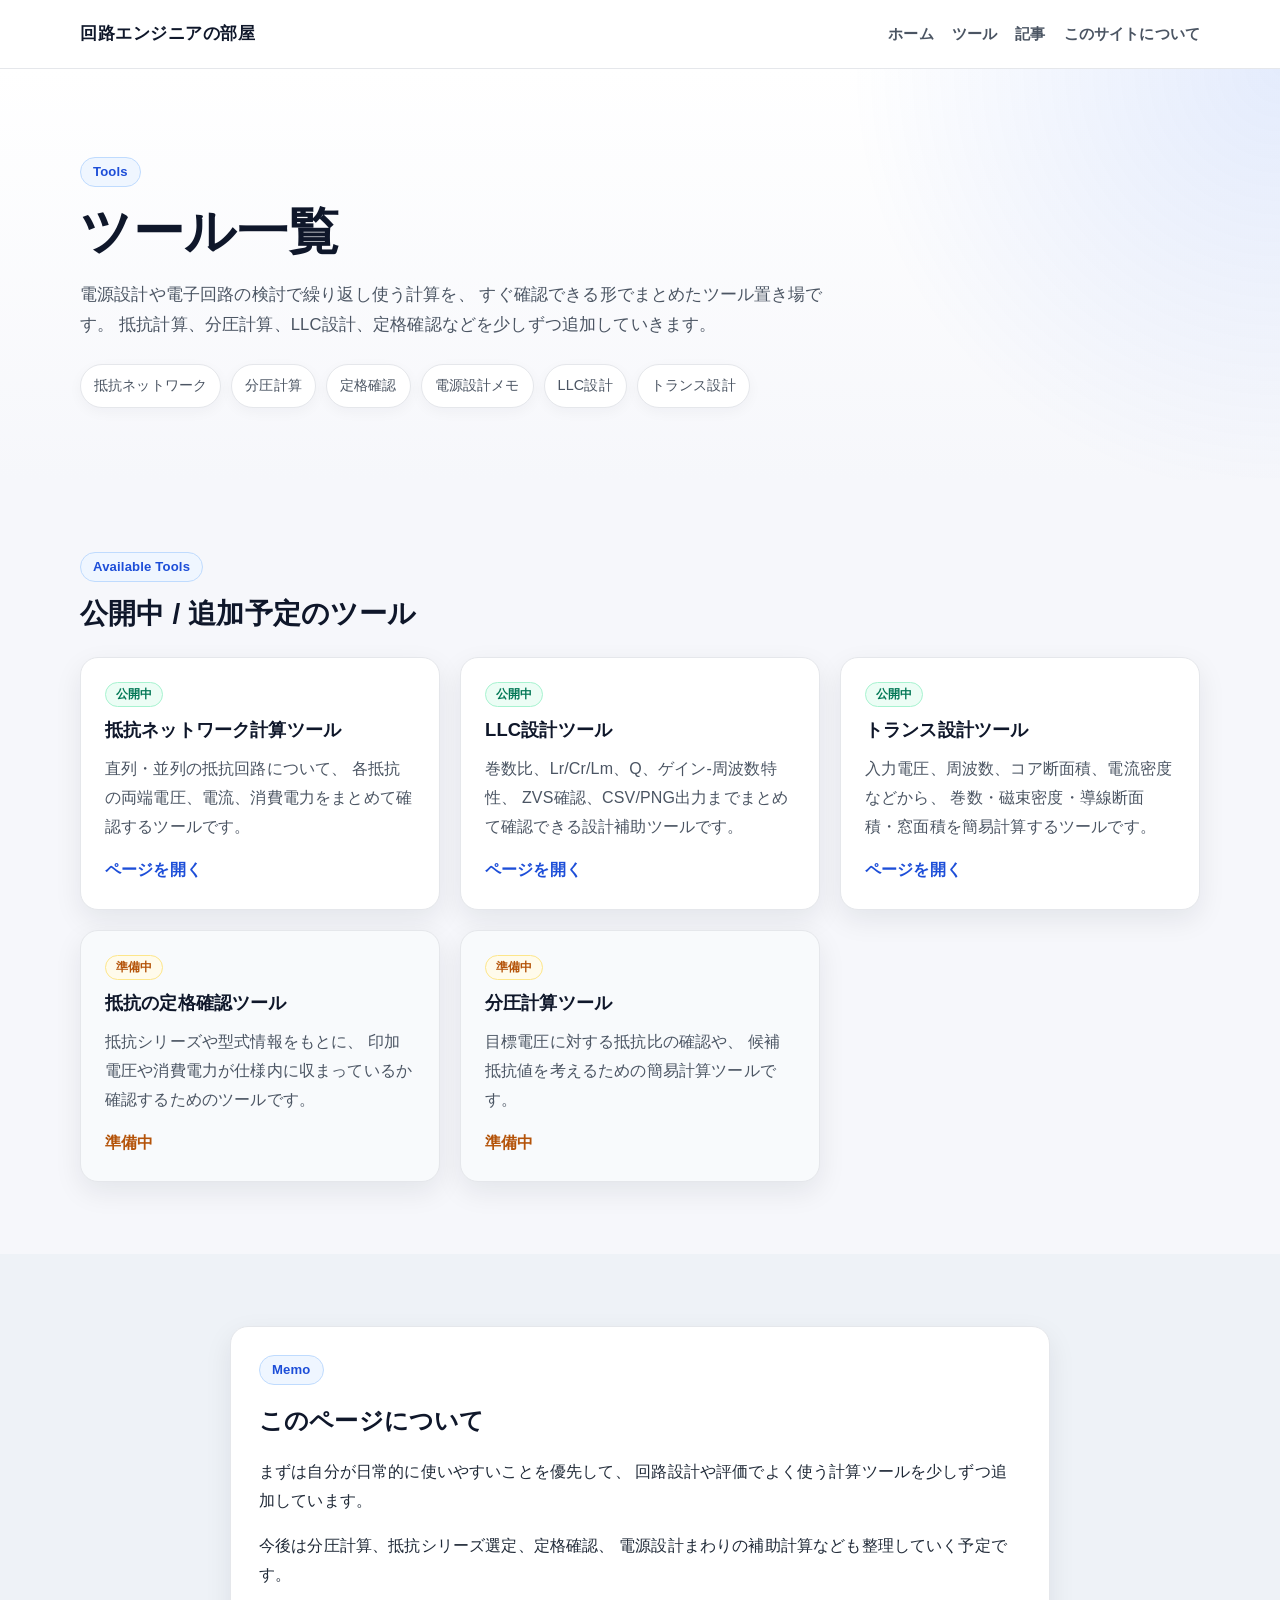
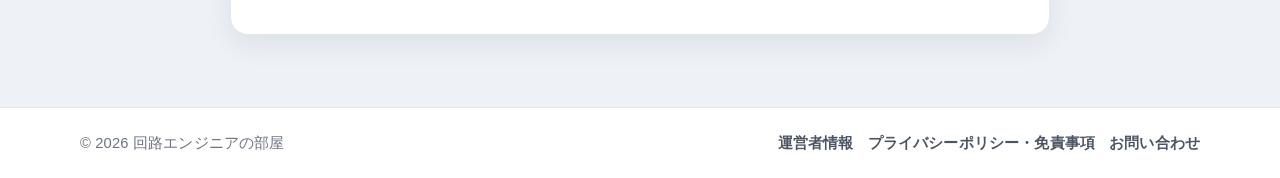
<file: tools.html>
<!DOCTYPE html>
<html lang="ja">
<head>
  <meta charset="UTF-8">
  <meta name="viewport" content="width=device-width, initial-scale=1.0">
  <title>ツール一覧 | 回路エンジニアの部屋</title>
  <meta name="description" content="電源設計・電子回路に役立つ計算ツール一覧。抵抗ネットワーク計算、分圧計算、抵抗定格確認などを順次追加予定。">
  <link rel="stylesheet" href="./style.css">
</head>
<body>
  <header class="site-header" id="siteHeader">
    <div class="container header-inner">
      <a class="logo" href="./index.html">回路エンジニアの部屋</a>
      <nav class="nav" aria-label="グローバルナビゲーション">
        <a href="./index.html">ホーム</a>
        <a href="./tools.html">ツール</a>
        <a href="./articles.html">記事</a>
        <a href="./index.html#about">このサイトについて</a>
      </nav>
    </div>
  </header>

  <main>
    <section class="hero">
      <div class="container">
        <p class="hero-label">Tools</p>
        <h1>ツール一覧</h1>
        <p class="hero-text">
          電源設計や電子回路の検討で繰り返し使う計算を、
          すぐ確認できる形でまとめたツール置き場です。
          抵抗計算、分圧計算、LLC設計、定格確認などを少しずつ追加していきます。
        </p>

        <div class="hero-tags" aria-label="公開内容">
          <span>抵抗ネットワーク</span>
          <span>分圧計算</span>
          <span>定格確認</span>
          <span>電源設計メモ</span>
          <span>LLC設計</span>
          <span>トランス設計</span>
        </div>
      </div>
    </section>

    <section class="section">
      <div class="container">
        <div class="section-head">
          <div>
            <p class="section-kicker">Available Tools</p>
            <h2>公開中 / 追加予定のツール</h2>
          </div>
        </div>

        <div class="card-grid">
          <article class="card">
            <div class="card-top">
              <span class="status-badge live">公開中</span>
            </div>
            <h3>抵抗ネットワーク計算ツール</h3>
            <p>
              直列・並列の抵抗回路について、
              各抵抗の両端電圧、電流、消費電力をまとめて確認するツールです。
            </p>
            <a class="card-link" href="./tool-resistor.html">ページを開く</a>
          </article>


          <article class="card">
            <div class="card-top">
              <span class="status-badge live">公開中</span>
            </div>
            <h3>LLC設計ツール</h3>
            <p>
              巻数比、Lr/Cr/Lm、Q、ゲイン-周波数特性、
              ZVS確認、CSV/PNG出力までまとめて確認できる設計補助ツールです。
            </p>
            <a class="card-link" href="./tool-llc.html">ページを開く</a>
          </article>



          <article class="card">
            <div class="card-top">
              <span class="status-badge live">公開中</span>
            </div>
            <h3>トランス設計ツール</h3>
            <p>
              入力電圧、周波数、コア断面積、電流密度などから、
              巻数・磁束密度・導線断面積・窓面積を簡易計算するツールです。
            </p>
            <a class="card-link" href="./tool-transformer.html">ページを開く</a>
          </article>

          <article class="card is-coming">
            <div class="card-top">
              <span class="status-badge coming">準備中</span>
            </div>
            <h3>抵抗の定格確認ツール</h3>
            <p>
              抵抗シリーズや型式情報をもとに、
              印加電圧や消費電力が仕様内に収まっているか確認するためのツールです。
            </p>
            <a class="card-link is-disabled" href="./tools.html" data-coming-soon="true">準備中</a>
          </article>

          <article class="card is-coming">
            <div class="card-top">
              <span class="status-badge coming">準備中</span>
            </div>
            <h3>分圧計算ツール</h3>
            <p>
              目標電圧に対する抵抗比の確認や、
              候補抵抗値を考えるための簡易計算ツールです。
            </p>
            <a class="card-link is-disabled" href="./tools.html" data-coming-soon="true">準備中</a>
          </article>
        </div>
      </div>
    </section>

    <section class="section alt">
      <div class="container narrow">
        <div class="about-box">
          <p class="section-kicker">Memo</p>
          <h2>このページについて</h2>
          <p>
            まずは自分が日常的に使いやすいことを優先して、
            回路設計や評価でよく使う計算ツールを少しずつ追加しています。
          </p>
          <p>
            今後は分圧計算、抵抗シリーズ選定、定格確認、
            電源設計まわりの補助計算なども整理していく予定です。
          </p>
        </div>
      </div>
    </section>
  </main>

  <footer class="site-footer">
    <div class="container footer-inner">
      <p>© <span id="currentYear"></span> 回路エンジニアの部屋</p>
      <nav class="footer-nav" aria-label="フッターナビゲーション">
        <a href="./profile.html">運営者情報</a>
        <a href="./privacy.html">プライバシーポリシー・免責事項</a>
        <a href="./contact.html">お問い合わせ</a>
      </nav>
    </div>
  </footer>

  <script src="./script.js"></script>
</body>
</html>
</file>
<file: style.css>
* {
  box-sizing: border-box;
}

html {
  scroll-behavior: smooth;
}

:root {
  --bg: #f6f7fb;
  --bg-soft: #eef2f7;
  --bg-card: #ffffff;
  --bg-card-weak: #f8fafc;
  --text: #1f2937;
  --text-soft: #4b5563;
  --text-muted: #6b7280;
  --line: #e5e7eb;
  --line-strong: #cbd5e1;
  --accent: #1d4ed8;
  --accent-soft: #2563eb;
  --accent-bg: #eff6ff;
  --success-bg: #ecfdf5;
  --success-text: #047857;
  --warn-bg: #fffbeb;
  --warn-text: #b45309;
  --danger: #dc2626;
  --shadow: 0 10px 28px rgba(15, 23, 42, 0.08);
}

body {
  margin: 0;
  font-family: "Yu Gothic UI", "Meiryo", sans-serif;
  background: var(--bg);
  color: var(--text);
  line-height: 1.8;
  letter-spacing: 0.01em;
}

a {
  color: inherit;
  text-decoration: none;
}

img {
  max-width: 100%;
  display: block;
}

.container {
  width: min(1120px, calc(100% - 32px));
  margin: 0 auto;
}

.narrow {
  width: min(820px, calc(100% - 32px));
  margin: 0 auto;
}

/* header */
.site-header {
  position: sticky;
  top: 0;
  z-index: 100;
  background: rgba(255, 255, 255, 0.92);
  border-bottom: 1px solid var(--line);
  backdrop-filter: blur(12px);
  transition: box-shadow 0.2s ease, border-color 0.2s ease;
}

.site-header.is-scrolled {
  border-bottom-color: var(--line-strong);
  box-shadow: 0 8px 24px rgba(15, 23, 42, 0.08);
}

.header-inner {
  min-height: 68px;
  display: flex;
  align-items: center;
  justify-content: space-between;
  gap: 16px;
}

.logo {
  font-weight: 800;
  font-size: 1.05rem;
  letter-spacing: 0.03em;
  color: #0f172a;
  white-space: nowrap;
}

.nav {
  display: flex;
  flex-wrap: wrap;
  gap: 18px;
}

.nav a {
  color: var(--text-soft);
  font-size: 0.95rem;
  font-weight: 700;
  transition: color 0.2s ease;
}

.nav a:hover {
  color: var(--accent);
}

/* hero */
.hero {
  padding: 88px 0 72px;
  background:
    radial-gradient(circle at top right, rgba(37, 99, 235, 0.12), transparent 32%),
    linear-gradient(180deg, #ffffff 0%, #f6f7fb 100%);
}

.hero-label,
.section-kicker {
  display: inline-block;
  margin: 0 0 14px;
  padding: 6px 12px;
  border: 1px solid #bfdbfe;
  border-radius: 999px;
  background: var(--accent-bg);
  color: var(--accent);
  font-size: 0.82rem;
  font-weight: 700;
  line-height: 1.2;
}

.hero h1 {
  margin: 0 0 18px;
  font-size: clamp(2rem, 4vw, 3.4rem);
  line-height: 1.2;
  letter-spacing: 0.01em;
  color: #0f172a;
}

.hero-text {
  max-width: 760px;
  margin: 0;
  color: var(--text-soft);
  font-size: 1.04rem;
}

.hero-tags {
  display: flex;
  flex-wrap: wrap;
  gap: 10px;
  margin-top: 24px;
}

.hero-tags span {
  padding: 8px 13px;
  border: 1px solid var(--line);
  border-radius: 999px;
  background: #ffffff;
  color: var(--text-soft);
  font-size: 0.9rem;
  box-shadow: 0 4px 14px rgba(15, 23, 42, 0.04);
}

.hero-buttons {
  display: flex;
  flex-wrap: wrap;
  gap: 14px;
  margin-top: 30px;
}

.button {
  display: inline-block;
  padding: 12px 18px;
  border-radius: 12px;
  font-weight: 800;
  transition: transform 0.2s ease, background 0.2s ease, opacity 0.2s ease;
}

.button.primary {
  background: var(--accent);
  color: #ffffff;
}

.button.primary:hover {
  transform: translateY(-1px);
  opacity: 0.94;
}

.button.secondary {
  border: 1px solid var(--line-strong);
  color: var(--text);
  background: #ffffff;
}

.button.secondary:hover {
  transform: translateY(-1px);
  background: #f8fafc;
}

/* section */
.section {
  padding: 72px 0;
}

.section.alt {
  background: var(--bg-soft);
}

.section-head {
  display: flex;
  align-items: end;
  justify-content: space-between;
  gap: 16px;
  margin-bottom: 26px;
}

.section-head h2 {
  margin: 0;
  font-size: 1.75rem;
  line-height: 1.25;
  color: #0f172a;
}

.text-link {
  color: var(--accent);
  font-size: 0.95rem;
  font-weight: 800;
}

.text-link:hover {
  text-decoration: underline;
}

/* cards */
.card-grid {
  display: grid;
  grid-template-columns: repeat(3, minmax(0, 1fr));
  gap: 20px;
}

.card {
  padding: 24px;
  border: 1px solid var(--line);
  border-radius: 18px;
  background: var(--bg-card);
  box-shadow: var(--shadow);
  transition: transform 0.2s ease, border-color 0.2s ease, box-shadow 0.2s ease;
}

.card:hover {
  transform: translateY(-3px);
  border-color: #bfdbfe;
  box-shadow: 0 14px 34px rgba(15, 23, 42, 0.12);
}

.card.is-coming {
  background: var(--bg-card-weak);
}

.card-top {
  display: flex;
  align-items: center;
  justify-content: space-between;
  gap: 12px;
  margin-bottom: 10px;
  min-height: 24px;
}

.status-badge {
  display: inline-flex;
  align-items: center;
  padding: 4px 10px;
  border-radius: 999px;
  font-size: 0.78rem;
  font-weight: 800;
  line-height: 1.2;
}

.status-badge.live {
  background: var(--success-bg);
  color: var(--success-text);
  border: 1px solid #a7f3d0;
}

.status-badge.coming {
  background: var(--warn-bg);
  color: var(--warn-text);
  border: 1px solid #fde68a;
}

.card h3 {
  margin: 0 0 12px;
  font-size: 1.15rem;
  line-height: 1.45;
  color: #0f172a;
}

.card p {
  margin: 0 0 14px;
  color: var(--text-soft);
}

.card-link {
  color: var(--accent);
  font-weight: 800;
}

.card-link:hover {
  text-decoration: underline;
}

.card-link.is-disabled {
  color: var(--warn-text);
}

.meta {
  margin: 0;
  color: var(--text-muted);
  font-size: 0.88rem;
}

.update-panel,
.about-box {
  padding: 28px;
  border: 1px solid var(--line);
  border-radius: 18px;
  background: var(--bg-card);
  box-shadow: var(--shadow);
}

.update-panel h2,
.about-box h2 {
  margin: 0 0 16px;
  color: #0f172a;
}

.update-list {
  margin: 0;
  padding-left: 1.2em;
  color: var(--text-soft);
}

.update-list li + li {
  margin-top: 8px;
}

/* footer */
.site-footer {
  border-top: 1px solid var(--line);
  padding: 22px 0;
  background: #ffffff;
}

.footer-inner {
  color: var(--text-muted);
  font-size: 0.92rem;
  display: flex;
  align-items: center;
  justify-content: space-between;
  gap: 16px;
  flex-wrap: wrap;
}

.footer-inner p {
  margin: 0;
}

.footer-nav {
  display: flex;
  flex-wrap: wrap;
  gap: 14px;
}

.footer-nav a {
  color: var(--text-soft);
  font-weight: 700;
}

.footer-nav a:hover {
  color: var(--accent);
}

.legal-layout {
  display: grid;
  gap: 18px;
}

.legal-card {
  background: var(--bg-card);
  border: 1px solid var(--line);
  border-radius: 22px;
  padding: 26px;
  box-shadow: var(--shadow);
}

.legal-card h2 {
  margin-top: 0;
  color: #0f172a;
}

.legal-card h3 {
  margin-top: 24px;
  color: #0f172a;
}

.legal-card p,
.legal-card li {
  color: var(--text-soft);
}

.legal-card ul {
  padding-left: 1.25em;
}

@media (max-width: 680px) {
  .footer-inner {
    align-items: flex-start;
    flex-direction: column;
  }
}

/* tool page common */
.tool-wrap {
  width: 100%;
}

.tool-grid {
  display: grid;
  grid-template-columns: minmax(420px, 1.1fr) minmax(420px, 0.9fr);
  align-items: start;
  gap: 20px;
}

.row {
  display: flex;
  gap: 16px;
  flex-wrap: wrap;
  margin-bottom: 16px;
}

.field {
  display: flex;
  flex-direction: column;
  gap: 6px;
}

.col-4 {
  flex: 1 1 220px;
}

.field label {
  font-weight: 800;
  color: #111827;
}

.field input,
.field select,
.field textarea {
  width: 100%;
  padding: 11px 12px;
  border: 1px solid var(--line-strong);
  border-radius: 10px;
  background: #ffffff;
  color: var(--text);
  font-size: 1rem;
}

.field input:focus,
.field select:focus,
.field textarea:focus {
  outline: 3px solid rgba(37, 99, 235, 0.16);
  outline-offset: 1px;
  border-color: var(--accent-soft);
}

.buttons {
  display: flex;
  flex-wrap: wrap;
  gap: 10px;
  margin: 18px 0;
}

.buttons button {
  padding: 10px 16px;
  border: none;
  border-radius: 10px;
  font-weight: 800;
  cursor: pointer;
  background: var(--accent);
  color: #ffffff;
  transition: transform 0.2s ease, opacity 0.2s ease, background 0.2s ease;
}

.buttons button:hover {
  transform: translateY(-1px);
  opacity: 0.94;
}

.buttons button.secondary {
  background: #ffffff;
  color: var(--text);
  border: 1px solid var(--line-strong);
}

.buttons button.danger {
  background: var(--danger);
  color: #ffffff;
}

.network-list {
  margin-top: 18px;
}

.note {
  margin-top: 18px;
  color: var(--text-muted);
  font-size: 0.95rem;
}

#resultMessage,
#resultTable {
  color: var(--text);
}

#resultTable {
  overflow-x: auto;
}

#resultTable table {
  width: 100%;
  border-collapse: collapse;
  font-size: 0.95rem;
  min-width: 760px;
}

#resultTable th,
#resultTable td {
  padding: 9px 10px;
  border-bottom: 1px solid var(--line);
  text-align: left;
  vertical-align: top;
}

#resultTable th {
  position: sticky;
  top: 0;
  background: #f1f5f9;
  color: #0f172a;
  font-size: 0.9rem;
  font-weight: 800;
}

#resultTable td {
  color: var(--text-soft);
}

#resultTable tbody tr:hover {
  background: #f8fafc;
}

.network-list > div,
.network-list .block,
.network-list .network-block {
  margin-bottom: 16px;
  padding: 14px;
  border: 1px solid var(--line);
  border-radius: 12px;
  background: #ffffff;
}

/* article */
.article-box {
  font-size: 1rem;
}

.article-box h1 {
  margin-top: 0;
  margin-bottom: 22px;
  line-height: 1.35;
  color: #0f172a;
  font-size: clamp(1.8rem, 3vw, 2.4rem);
}

.article-box h2 {
  margin-top: 38px;
  margin-bottom: 14px;
  padding-bottom: 8px;
  border-bottom: 1px solid var(--line);
  font-size: 1.35rem;
  color: #0f172a;
}

.article-box h3 {
  margin-top: 28px;
  margin-bottom: 10px;
  color: #111827;
}

.article-box p {
  margin: 0 0 18px;
  color: var(--text);
}

.article-box ul,
.article-box ol {
  color: var(--text);
  padding-left: 1.4em;
}

.article-box li + li {
  margin-top: 6px;
}

.article-box code {
  padding: 2px 6px;
  border-radius: 6px;
  background: #f1f5f9;
  color: #0f172a;
}

.article-box pre {
  overflow-x: auto;
  padding: 16px;
  border-radius: 14px;
  background: #0f172a;
  color: #e5e7eb;
}

/* resistor tool ui */
.sub {
  color: var(--text-muted);
  font-size: 0.92rem;
}

.item {
  margin-bottom: 16px;
  padding: 16px;
  border: 1px solid var(--line);
  border-radius: 14px;
  background: #ffffff;
}

.item-head {
  display: flex;
  align-items: flex-start;
  justify-content: space-between;
  gap: 14px;
  margin-bottom: 10px;
}

.inline-buttons {
  display: flex;
  flex-wrap: wrap;
  justify-content: flex-end;
  gap: 8px;
}

.badge {
  display: inline-flex;
  align-items: center;
  padding: 5px 10px;
  border-radius: 999px;
  border: 1px solid #bfdbfe;
  background: var(--accent-bg);
  color: var(--accent);
  font-size: 0.8rem;
  font-weight: 800;
  line-height: 1.2;
}

.small-btn {
  padding: 7px 10px;
  border: 1px solid var(--line-strong);
  border-radius: 9px;
  background: #ffffff;
  color: var(--text);
  font-size: 0.86rem;
  font-weight: 800;
  cursor: pointer;
  transition: transform 0.2s ease, background 0.2s ease, border-color 0.2s ease;
}

.small-btn:hover {
  transform: translateY(-1px);
  background: #f8fafc;
  border-color: #94a3b8;
}

.small-btn.secondary {
  background: #f1f5f9;
}

.small-btn.danger {
  background: #fef2f2;
  border-color: #fecaca;
  color: var(--danger);
}

.small-btn.danger:hover {
  background: #fee2e2;
}

.ok,
.error {
  margin-bottom: 16px;
  padding: 12px 14px;
  border-radius: 12px;
  font-weight: 800;
}

.ok {
  border: 1px solid #a7f3d0;
  background: var(--success-bg);
  color: var(--success-text);
}

.error {
  border: 1px solid #fecaca;
  background: #fef2f2;
  color: var(--danger);
}

.summary {
  display: grid;
  grid-template-columns: repeat(2, minmax(0, 1fr));
  gap: 12px;
  margin-bottom: 18px;
  color: var(--text-soft);
}

.metric {
  padding: 14px;
  border: 1px solid var(--line);
  border-radius: 14px;
  background: #ffffff;
}

.metric .label {
  margin-bottom: 6px;
  color: var(--text-muted);
  font-size: 0.88rem;
}

.metric .value {
  font-size: 1.15rem;
  font-weight: 800;
  color: #0f172a;
}

/* responsive */
@media (max-width: 900px) {
  .header-inner {
    align-items: flex-start;
    flex-direction: column;
    padding: 14px 0;
  }

  .nav {
    gap: 14px;
  }

  .section-head {
    align-items: flex-start;
    flex-direction: column;
  }

  .card-grid,
  .tool-grid {
    grid-template-columns: 1fr;
  }

  .item-head {
    flex-direction: column;
  }

  .inline-buttons {
    justify-content: flex-start;
  }

  .summary {
    grid-template-columns: 1fr;
  }
}

@media (max-width: 640px) {
  .container,
  .narrow {
    width: min(100% - 24px, 1200px);
  }

  .hero {
    padding: 72px 0 56px;
  }

  .hero h1 {
    font-size: clamp(1.9rem, 9vw, 2.6rem);
  }

  .hero-text {
    font-size: 0.98rem;
  }

  .card,
  .update-panel,
  .about-box {
    padding: 20px;
  }

  .logo {
    white-space: normal;
  }

  .small-btn {
    width: 100%;
  }

  .inline-buttons {
    width: 100%;
    flex-direction: column;
    align-items: stretch;
  }
}

/* article decoration */
.article-summary,
.point-box,
.related-box,
.example-box {
  margin: 24px 0;
  padding: 20px;
  border: 1px solid var(--line);
  border-radius: 16px;
  background: #f8fafc;
}

.article-summary h2,
.example-box h2 {
  margin-top: 0;
}

.article-summary ul {
  margin: 0;
  padding-left: 1.3em;
}

.article-summary li + li {
  margin-top: 6px;
}

.toc-box {
  margin: 24px 0 32px;
  padding: 20px;
  border-radius: 16px;
  background: #eff6ff;
  border: 1px solid #bfdbfe;
}

.toc-box strong {
  display: block;
  margin-bottom: 10px;
  color: #1e3a8a;
  font-size: 1.05rem;
}

.toc-box ol {
  margin: 0;
  padding-left: 1.3em;
}

.toc-box li + li {
  margin-top: 6px;
}

.toc-box a {
  color: var(--accent);
  font-weight: 800;
}

.point-box {
  border-left: 5px solid var(--accent);
}

.point-box strong {
  display: block;
  color: #0f172a;
  font-size: 1.05rem;
}

.point-box p {
  margin: 8px 0 0;
}

.related-box {
  background: #f0fdf4;
  border-color: #bbf7d0;
}

.related-box strong {
  display: block;
  margin-bottom: 8px;
  color: #166534;
  font-size: 1.05rem;
}

.related-box p {
  margin: 0 0 14px;
}

.example-box {
  background: #ffffff;
}

.example-grid {
  display: grid;
  grid-template-columns: repeat(3, minmax(0, 1fr));
  gap: 12px;
  margin-top: 12px;
}

.example-item {
  padding: 14px;
  border: 1px solid var(--line);
  border-radius: 12px;
  background: #f8fafc;
}

.example-item span {
  display: block;
  color: var(--text-muted);
  font-size: 0.86rem;
}

.example-item strong {
  display: block;
  margin-top: 4px;
  color: #0f172a;
  font-size: 1.1rem;
}

@media (max-width: 640px) {
  .example-grid {
    grid-template-columns: 1fr;
  }
}

.article {
    line-height: 1.9;
}

.article-title {
    font-size: 2rem;
    margin-bottom: 10px;
}

.article-date {
    color: #999;
    margin-bottom: 40px;
}

.article h2 {
    margin-top: 50px;
    margin-bottom: 20px;
    color: #4fc3f7;
}

.equation {
    background: #ffffff;
    color: #111827;
    border: 1px solid #dbeafe;
    border-left: 5px solid #4fc3f7;
    padding: 18px 22px;
    margin: 22px 0;
    overflow-x: auto;
    border-radius: 12px;
    font-size: 1.15rem;
    box-shadow: 0 4px 14px rgba(0, 0, 0, 0.06);
}

.note {
    background: #eef6ff;
    color: #1f2937;
    border: 1px solid #bfdbfe;
    border-left: 5px solid #4fc3f7;
    padding: 16px 18px;
    border-radius: 12px;
    margin: 20px 0;
}

.circuit {
    background: #ffffff;
    color: #111827;
    border: 1px solid #dbeafe;
    border-left: 5px solid #4fc3f7;
    padding: 22px;
    border-radius: 12px;
    overflow-x: auto;
    line-height: 1.6;
    font-size: 1.05rem;
    font-family: "Consolas", "Courier New", monospace;
    box-shadow: 0 4px 14px rgba(0, 0, 0, 0.06);
}

.circuit-svg {
    background: #ffffff;
    border: 1px solid #dbeafe;
    border-left: 5px solid #4fc3f7;
    border-radius: 12px;
    padding: 18px;
    margin: 22px 0;
    box-shadow: 0 4px 14px rgba(0,0,0,0.06);
}

.circuit-svg svg {
    width: 100%;
    height: auto;
}

.circuit-svg line,
.circuit-svg path,
.circuit-svg circle {
    fill: none;
    stroke: #111827;
    stroke-width: 3;
    stroke-linecap: round;
    stroke-linejoin: round;
}

.circuit-svg text {
    fill: #111827;
    font-size: 22px;
    font-family: Georgia, "Times New Roman", serif;
}

.circuit-svg .node {
    fill: #111827;
}
.compact-list {
  margin: 10px 0 0;
  padding-left: 1.2em;
  color: var(--text-soft);
}

.compact-list li {
  margin: 6px 0;
}


.field-help {
  display: block;
  margin-top: 6px;
  color: var(--muted);
  font-size: 0.78rem;
  line-height: 1.5;
}


.tool-checklist {
  display: grid;
  grid-template-columns: repeat(2, minmax(0, 1fr));
  gap: 16px;
  margin: 24px 0;
}

.tool-checklist > div,
.affiliate-box {
  background: #ffffff;
  border: 1px solid #dbeafe;
  border-radius: 16px;
  padding: 18px;
  box-shadow: 0 4px 14px rgba(0, 0, 0, 0.05);
}

.tool-checklist h3,
.affiliate-box h3 {
  margin-top: 0;
  color: #0f172a;
}

.affiliate-box {
  border-left: 5px solid #4fc3f7;
  margin: 24px 0;
}

.affiliate-note {
  font-size: 0.9rem;
  color: var(--muted);
}

@media (max-width: 720px) {
  .tool-checklist {
    grid-template-columns: 1fr;
  }
}


.affiliate-link-list {
  display: grid;
  grid-template-columns: repeat(2, minmax(0, 1fr));
  gap: 12px;
  margin: 16px 0 0;
  padding: 0;
  list-style: none;
}

.affiliate-link-list li {
  background: #f8fafc;
  border: 1px solid #e2e8f0;
  border-radius: 12px;
  padding: 12px;
  color: var(--text-soft);
}

@media (max-width: 720px) {
  .affiliate-link-list {
    grid-template-columns: 1fr;
  }
}


.select-grid {
  display: grid;
  grid-template-columns: repeat(2, minmax(0, 1fr));
  gap: 16px;
  margin: 24px 0;
}

.select-grid > div {
  background: #ffffff;
  border: 1px solid #dbeafe;
  border-radius: 16px;
  padding: 18px;
  box-shadow: 0 4px 14px rgba(0, 0, 0, 0.05);
}

.select-grid h3 {
  margin-top: 0;
  color: #0f172a;
}

.buying-table {
  display: grid;
  gap: 0;
  margin: 24px 0;
  border: 1px solid #dbeafe;
  border-radius: 16px;
  overflow: hidden;
  background: #ffffff;
  box-shadow: 0 4px 14px rgba(0, 0, 0, 0.05);
}

.buying-row {
  display: grid;
  grid-template-columns: 1.05fr 1.35fr 1.35fr;
  border-bottom: 1px solid #e2e8f0;
}

.buying-row:last-child {
  border-bottom: none;
}

.buying-row > div {
  padding: 14px;
  color: var(--text-soft);
  border-right: 1px solid #e2e8f0;
}

.buying-row > div:last-child {
  border-right: none;
}

.buying-head {
  background: #eff6ff;
  font-weight: 700;
}

.buying-head > div {
  color: #0f172a;
}

@media (max-width: 720px) {
  .select-grid {
    grid-template-columns: 1fr;
  }

  .buying-row {
    grid-template-columns: 1fr;
  }

  .buying-row > div {
    border-right: none;
    border-bottom: 1px solid #e2e8f0;
  }

  .buying-row > div:last-child {
    border-bottom: none;
  }
}


/* Product / affiliate link boxes */
.product-box {
  background: #ffffff;
  border: 1px solid #dbeafe;
  border-left: 5px solid #f59e0b;
  border-radius: 16px;
  padding: 18px;
  margin: 24px 0;
  box-shadow: 0 4px 14px rgba(0, 0, 0, 0.05);
}

.product-box h3 {
  margin-top: 4px;
  color: #0f172a;
}

.ad-label {
  display: inline-block;
  margin: 0 0 8px;
  padding: 3px 10px;
  border-radius: 999px;
  background: #fff7ed;
  color: #9a3412;
  border: 1px solid #fed7aa;
  font-size: 0.78rem;
  font-weight: 700;
}

.product-links {
  display: flex;
  flex-wrap: wrap;
  gap: 10px;
  margin: 16px 0;
}

.product-link {
  display: inline-flex;
  align-items: center;
  justify-content: center;
  min-height: 42px;
  padding: 10px 14px;
  border-radius: 999px;
  background: #0f172a;
  color: #ffffff;
  text-decoration: none;
  font-weight: 700;
  box-shadow: 0 8px 18px rgba(15, 23, 42, 0.18);
}

.product-link:hover {
  transform: translateY(-1px);
  box-shadow: 0 10px 22px rgba(15, 23, 42, 0.22);
}

@media (max-width: 720px) {
  .product-links {
    flex-direction: column;
  }

  .product-link {
    width: 100%;
  }
}
</file>
<file: llc-tool.css>
:root {
  --bg: #f6f8fb;
  --panel: #ffffff;
  --text: #1f2937;
  --muted: #667085;
  --line: #d9e0ea;
  --accent: #2563eb;
  --accent2: #0f766e;
  --warn: #b45309;
  --shadow: 0 10px 30px rgba(15, 23, 42, 0.08);
  --radius: 16px;
}

* { box-sizing: border-box; }
body {
  margin: 0;
  font-family: system-ui, -apple-system, BlinkMacSystemFont, "Segoe UI", sans-serif;
  color: var(--text);
  background: var(--bg);
  line-height: 1.65;
}

.site-header {
  background: #fff;
  border-bottom: 1px solid var(--line);
  position: sticky;
  top: 0;
  z-index: 10;
}
.header-inner {
  max-width: 1180px;
  margin: 0 auto;
  padding: 14px 20px;
  display: flex;
  align-items: center;
  justify-content: space-between;
  gap: 18px;
}
.site-title {
  color: var(--text);
  text-decoration: none;
  font-weight: 800;
  letter-spacing: .02em;
}
.site-nav { display: flex; gap: 16px; }
.site-nav a {
  color: var(--muted);
  text-decoration: none;
  font-weight: 600;
}
.site-nav a:hover { color: var(--accent); }

.container {
  max-width: 1180px;
  margin: 0 auto;
  padding: 28px 20px 64px;
}
.hero {
  background: linear-gradient(135deg, #fff, #eef5ff);
  border: 1px solid var(--line);
  border-radius: 22px;
  padding: 30px;
  box-shadow: var(--shadow);
  margin-bottom: 18px;
}
.eyebrow {
  color: var(--accent);
  font-weight: 800;
  margin: 0 0 6px;
  letter-spacing: .08em;
  font-size: 0.85rem;
}
h1 { margin: 0 0 10px; font-size: clamp(2rem, 4vw, 3rem); }
h2 { margin: 0 0 18px; font-size: 1.35rem; }
h3 { margin: 0 0 12px; font-size: 1.05rem; }
p { margin-top: 0; }
.notice {
  background: #fff7ed;
  border: 1px solid #fed7aa;
  color: #7c2d12;
  border-radius: var(--radius);
  padding: 14px 16px;
  margin-bottom: 22px;
}
.layout {
  display: grid;
  grid-template-columns: minmax(0, 1.05fr) minmax(380px, .95fr);
  gap: 22px;
  align-items: start;
}
.panel {
  background: var(--panel);
  border: 1px solid var(--line);
  border-radius: var(--radius);
  padding: 22px;
  box-shadow: var(--shadow);
}
.result-panel { position: sticky; top: 82px; }
.step-card {
  border: 1px solid var(--line);
  border-radius: 14px;
  padding: 16px;
  margin-bottom: 14px;
  background: #fbfdff;
}
.grid { display: grid; gap: 12px; }
.grid.two { grid-template-columns: repeat(2, minmax(0, 1fr)); }
.grid.three { grid-template-columns: repeat(3, minmax(0, 1fr)); }
label {
  display: grid;
  gap: 5px;
  font-weight: 700;
  color: #344054;
  font-size: .92rem;
}
input, select {
  width: 100%;
  border: 1px solid #cbd5e1;
  border-radius: 10px;
  padding: 10px 11px;
  font: inherit;
  background: #fff;
  color: var(--text);
}
input:focus, select:focus {
  outline: 2px solid rgba(37, 99, 235, .2);
  border-color: var(--accent);
}
.formula {
  margin: 12px 0 0;
  color: #334155;
  background: #f1f5f9;
  padding: 9px 11px;
  border-radius: 10px;
  font-family: "Segoe UI", system-ui, sans-serif;
}
.hint {
  margin: 8px 0 0;
  color: var(--muted);
  font-size: .9rem;
}
.buttons { display: flex; flex-wrap: wrap; gap: 10px; margin-top: 12px; }
button {
  border: 0;
  border-radius: 999px;
  background: var(--accent);
  color: #fff;
  padding: 10px 16px;
  font-weight: 800;
  cursor: pointer;
}
button:nth-child(2) { background: var(--accent2); }
button:nth-child(3) { background: #475569; }
button:hover { filter: brightness(.95); }
.summary-cards {
  display: grid;
  grid-template-columns: repeat(2, minmax(0, 1fr));
  gap: 12px;
  margin-bottom: 22px;
}
.summary-card {
  border: 1px solid var(--line);
  border-radius: 14px;
  padding: 14px;
  background: #fbfdff;
}
.summary-card .label { color: var(--muted); font-size: .85rem; font-weight: 700; }
.summary-card .value { font-size: 1.45rem; font-weight: 900; margin-top: 4px; }
.results-list { display: grid; gap: 10px; margin-bottom: 24px; }
.result-row {
  border-left: 4px solid var(--accent);
  background: #f8fafc;
  border-radius: 10px;
  padding: 10px 12px;
}
.result-row strong { display: block; margin-bottom: 2px; }
.result-row code {
  font-family: ui-monospace, SFMono-Regular, Menlo, Consolas, monospace;
  color: #0f172a;
  white-space: normal;
}
.chart-wrap {
  border: 1px solid #0f172a;
  border-radius: 14px;
  padding: 10px;
  background: #fff;
  overflow-x: auto;
}
canvas { max-width: 100%; height: auto; }
.legend {
  display: flex;
  flex-wrap: wrap;
  gap: 14px;
  align-items: center;
  color: var(--muted);
  font-size: .9rem;
  margin-top: 10px;
}
.line { display: inline-block; width: 28px; height: 3px; border-radius: 999px; vertical-align: middle; }
.qlow { background: #94a3b8; }
.qmid { background: #2563eb; }
.qhigh { background: #0f766e; }
.req { background: #b45309; }
.site-footer {
  border-top: 1px solid var(--line);
  background: #fff;
  text-align: center;
  color: var(--muted);
  padding: 18px;
}
.site-footer p { margin: 0 0 8px; }
.footer-nav {
  display: flex;
  flex-wrap: wrap;
  justify-content: center;
  gap: 14px;
  font-size: .92rem;
}
.footer-nav a {
  color: var(--muted);
  font-weight: 800;
  text-decoration: none;
}
.footer-nav a:hover { color: var(--accent); }
@media (max-width: 980px) {
  .layout { grid-template-columns: 1fr; }
  .result-panel { position: static; }
}
@media (max-width: 680px) {
  .header-inner { flex-direction: column; align-items: flex-start; }
  .grid.two, .grid.three, .summary-cards { grid-template-columns: 1fr; }
  .hero { padding: 22px; }
}
.legend-note {
  color: #475569;
  font-size: 0.9rem;
}
.chart-heading {
  margin-top: 26px;
}
.legend .line {
  margin-left: 4px;
  margin-right: -8px;
}
.file-button {
  display: inline-flex;
  align-items: center;
  justify-content: center;
  border-radius: 999px;
  background: #7c3aed;
  color: #fff;
  padding: 10px 16px;
  font-weight: 800;
  cursor: pointer;
  line-height: 1.2;
}
.file-button:hover { filter: brightness(.95); }
</file>
